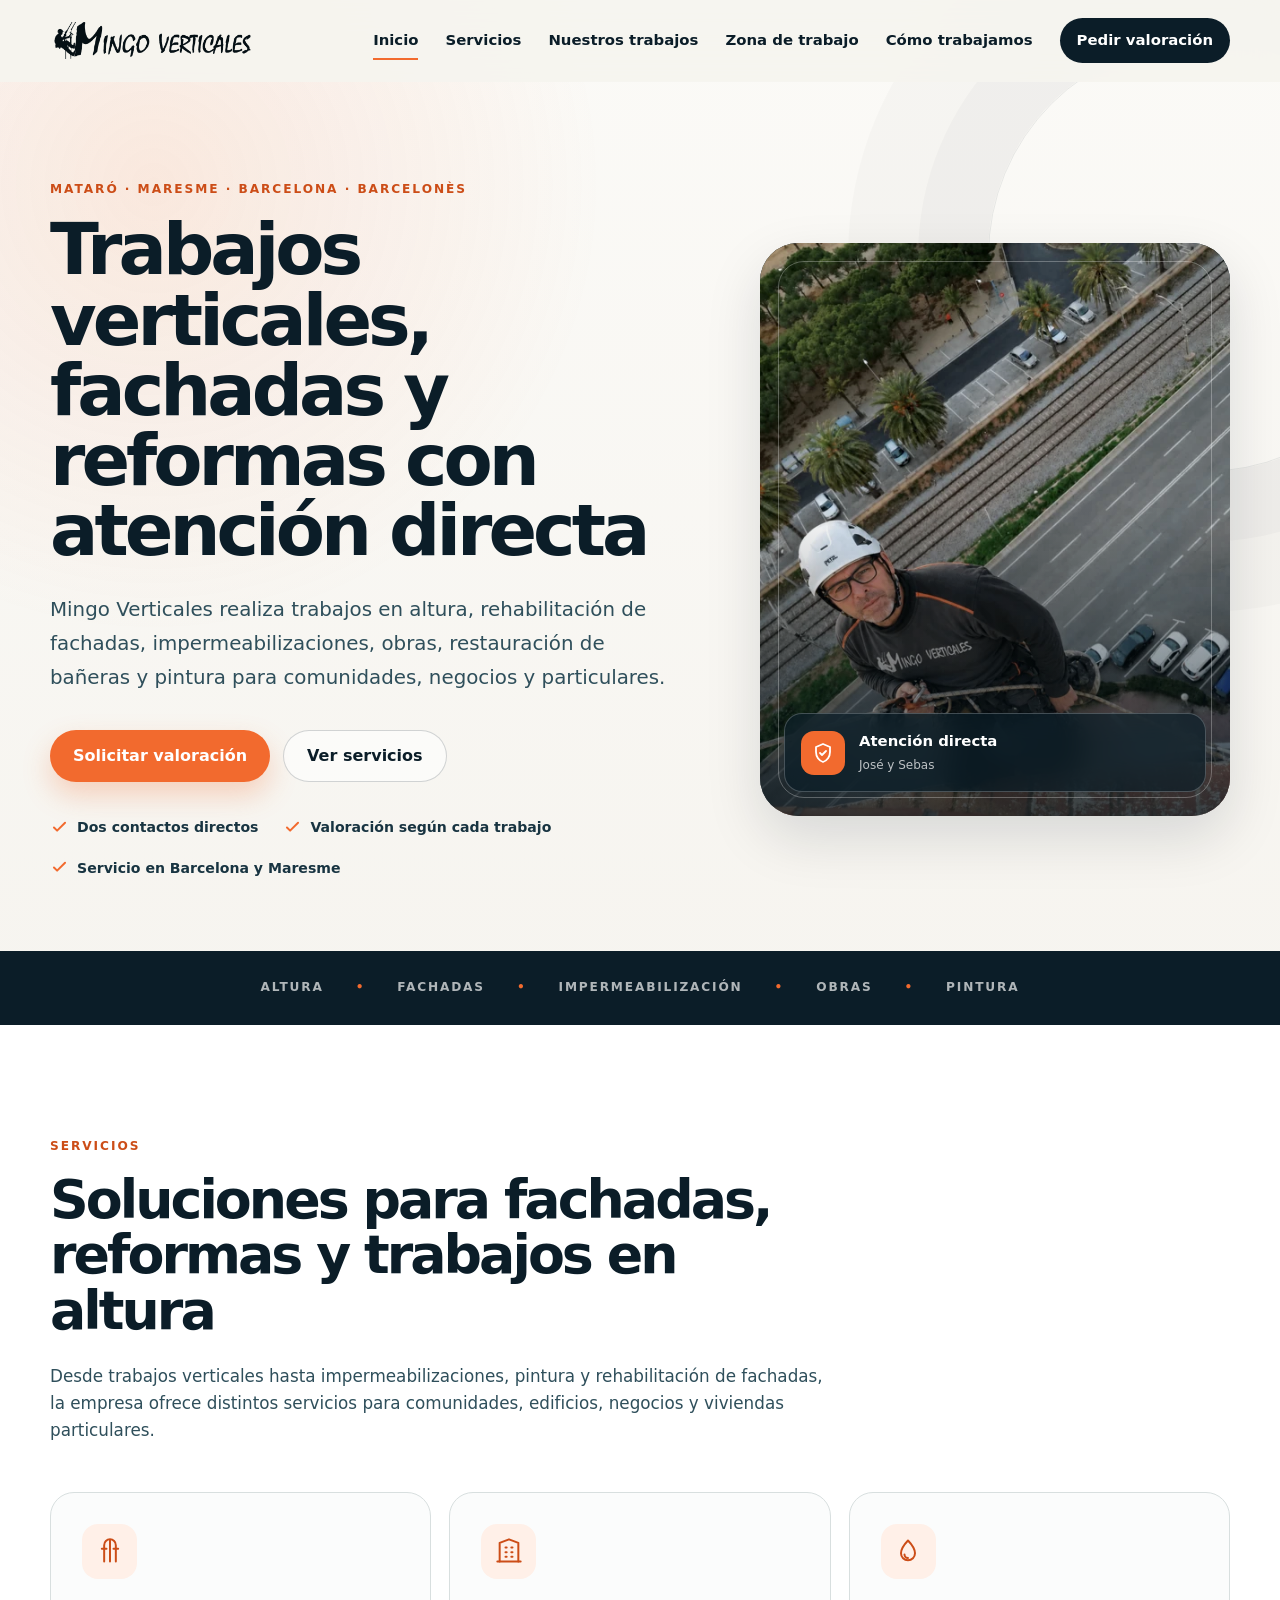
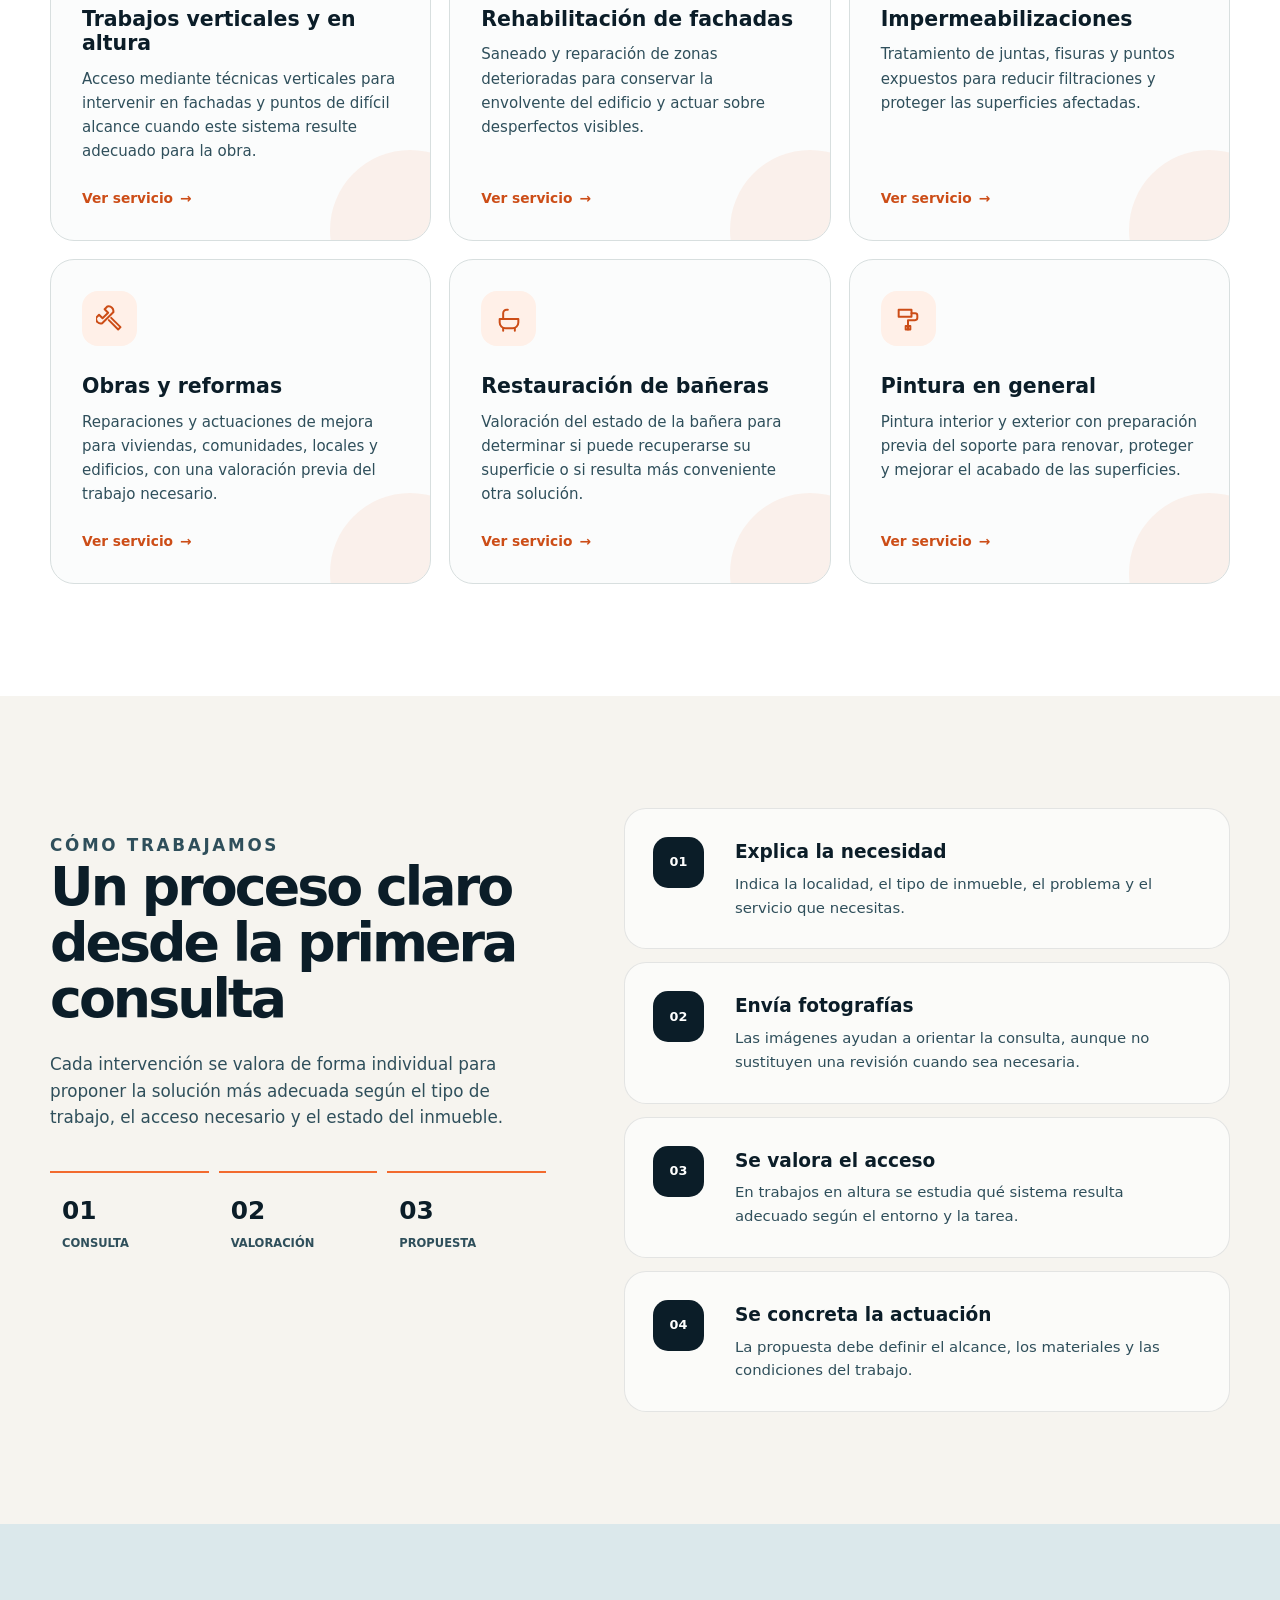
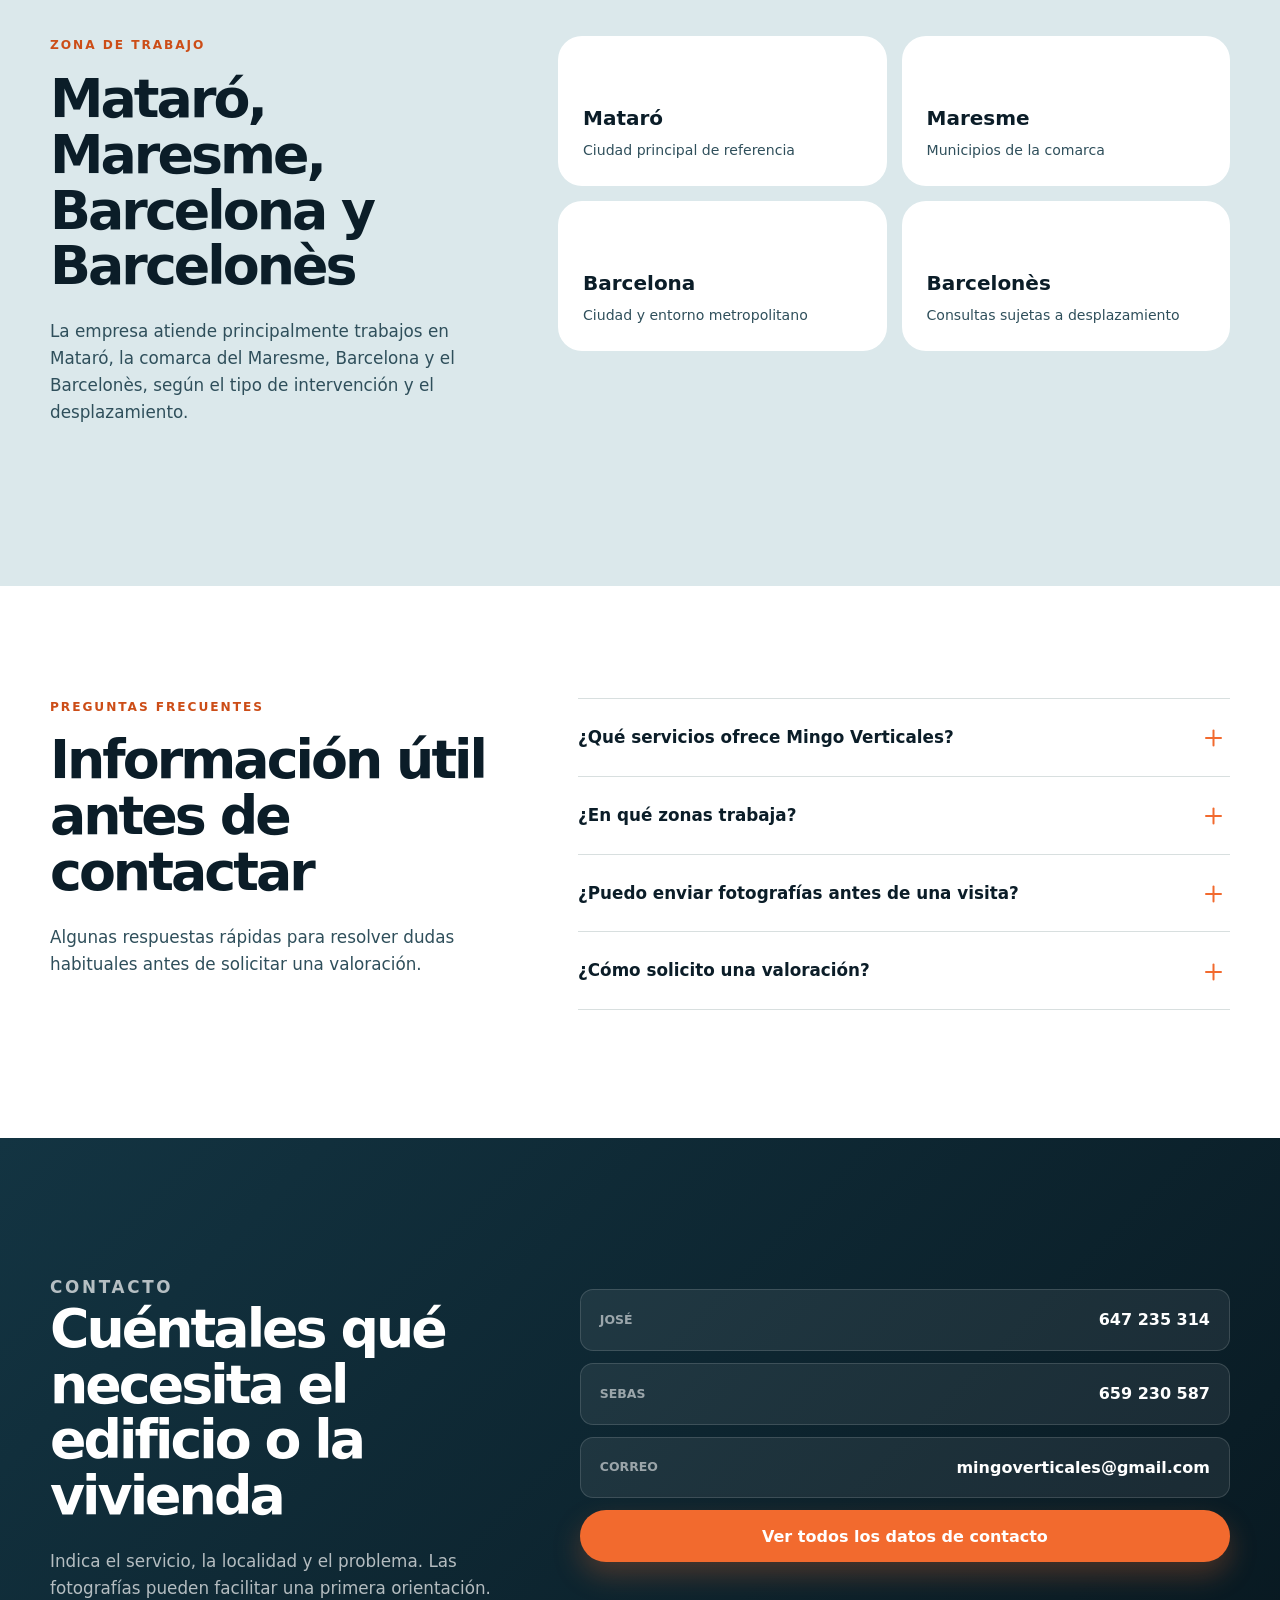
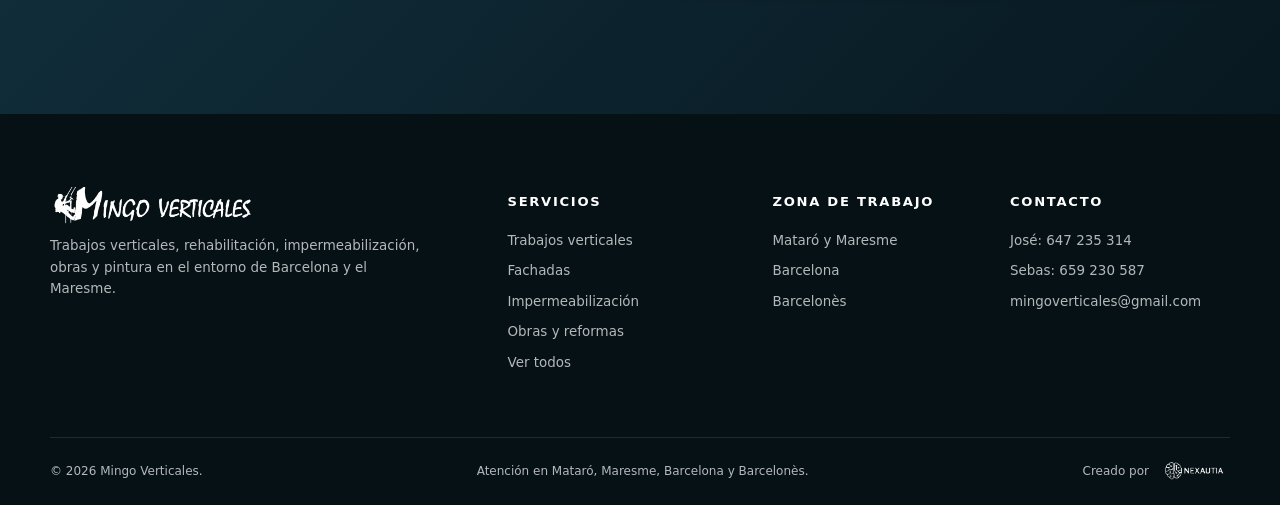
<file: index.html>
<!DOCTYPE html>
<html lang="es">
<head>
  <meta charset="UTF-8">
  <meta name="viewport" content="width=device-width, initial-scale=1.0">
  <meta name="theme-color" content="#0b1d28">
  <meta name="description" content="Trabajos verticales, rehabilitación de fachadas, impermeabilizaciones, obras, restauración de bañeras y pintura en Mataró, Maresme y Barcelona.">
  <meta name="robots" content="index, follow, max-image-preview:large">
  <title>Mingo Verticales | Trabajos verticales en Mataró y Barcelona</title>
  <meta property="og:type" content="website">
  <meta property="og:locale" content="es_ES">
  <meta property="og:site_name" content="Mingo Verticales">
  <meta property="og:title" content="Mingo Verticales | Trabajos verticales en Mataró y Barcelona">
  <meta property="og:description" content="Trabajos verticales, rehabilitación de fachadas, impermeabilizaciones, obras, restauración de bañeras y pintura en Mataró, Maresme y Barcelona.">
  <meta property="og:image" content="assets/operario-mingo-verticales.jpg">
  <meta name="twitter:card" content="summary_large_image">
  <link rel="icon" type="image/png" href="assets/mingo-icon-operario.png">
  <link rel="stylesheet" href="styles.css">
  <script src="script.js" defer></script>
  <script type="application/ld+json">
{
  "@context": "https://schema.org",
  "@graph": [
    {
      "@type": [
        "HomeAndConstructionBusiness",
        "LocalBusiness"
      ],
      "@id": "#business",
      "name": "Mingo Verticales",
      "description": "Empresa de trabajos verticales, rehabilitación de fachadas, impermeabilizaciones, obras, restauración de bañeras y pintura.",
      "email": "mailto:mingoverticales@gmail.com",
      "telephone": [
        "+34647235314",
        "+34659230587"
      ],
      "areaServed": [
        {
          "@type": "City",
          "name": "Mataró"
        },
        {
          "@type": "AdministrativeArea",
          "name": "Maresme"
        },
        {
          "@type": "City",
          "name": "Barcelona"
        },
        {
          "@type": "AdministrativeArea",
          "name": "Barcelonès"
        }
      ],
      "contactPoint": [
        {
          "@type": "ContactPoint",
          "name": "José",
          "telephone": "+34647235314",
          "contactType": "presupuestos"
        },
        {
          "@type": "ContactPoint",
          "name": "Sebas",
          "telephone": "+34659230587",
          "contactType": "presupuestos"
        }
      ],
      "serviceType": [
        "Trabajos verticales y en altura",
        "Rehabilitación de fachadas",
        "Impermeabilizaciones",
        "Obras y reformas",
        "Restauración de bañeras",
        "Pintura en general"
      ]
    },
    {
      "@type": "WebSite",
      "@id": "#website",
      "name": "Mingo Verticales",
      "inLanguage": "es"
    }
  ]
}
  </script>
</head><body>
  <a class="skip-link" href="#contenido">Saltar al contenido</a>
  <header class="site-header">
    <div class="container header-inner">
      <a class="brand" href="index.html" aria-label="Mingo Verticales, inicio">
        <img class="brand-logo" src="assets/mingo-logo-operario.png" alt="Mingo Verticales" width="300" height="100">
      </a>
      <button class="menu-toggle" type="button" aria-expanded="false" aria-controls="main-nav" aria-label="Abrir menú">
        <span></span><span></span><span></span>
      </button>
      <nav class="main-nav" id="main-nav" aria-label="Navegación principal">
        <a class="active" aria-current="page" href="index.html">Inicio</a> <a href="servicios/">Servicios</a> <a href="trabajos/">Nuestros trabajos</a> <a href="index.html#zona">Zona de trabajo</a> <a href="index.html#como-trabajamos">Cómo trabajamos</a> <a class="nav-cta" href="contacto/">Pedir valoración</a>
      </nav>
    </div>
  </header>
  <main id="contenido">
    <section class="hero" aria-labelledby="hero-title">
      <div class="hero-grid container">
        <div class="hero-copy reveal">
          <p class="eyebrow">Mataró · Maresme · Barcelona · Barcelonès</p>
          <h1 id="hero-title">Trabajos verticales, fachadas y reformas con atención directa</h1>
          <p class="hero-lead">Mingo Verticales realiza trabajos en altura, rehabilitación de fachadas, impermeabilizaciones, obras, restauración de bañeras y pintura para comunidades, negocios y particulares.</p>
          <div class="hero-actions">
            <a class="button button-primary" href="contacto/">Solicitar valoración</a>
            <a class="button button-secondary" href="servicios/">Ver servicios</a>
          </div>
          <ul class="hero-points" aria-label="Información principal">
            <li><svg viewBox="0 0 24 24" aria-hidden="true"><path d="m5 12 4 4L19 6"/></svg>Dos contactos directos</li>
            <li><svg viewBox="0 0 24 24" aria-hidden="true"><path d="m5 12 4 4L19 6"/></svg>Valoración según cada trabajo</li>
            <li><svg viewBox="0 0 24 24" aria-hidden="true"><path d="m5 12 4 4L19 6"/></svg>Servicio en Barcelona y Maresme</li>
          </ul>
        </div>
        <div class="hero-media reveal" aria-label="Operario de Mingo Verticales trabajando en altura">
          <picture>
            <source type="image/webp" srcset="assets/operario-mingo-verticales-640.webp 640w, assets/operario-mingo-verticales-1000.webp 1000w" sizes="(max-width: 780px) 92vw, 42vw">
            <img src="assets/operario-mingo-verticales.jpg" alt="Operario de Mingo Verticales equipado para realizar trabajos en altura" width="1254" height="1254" fetchpriority="high">
          </picture>
          <div class="hero-media-shade" aria-hidden="true"></div>
          <div class="hero-badge"><span class="hero-badge-icon" aria-hidden="true"><svg viewBox="0 0 24 24"><path d="M12 3 5 6v5c0 4.6 2.9 8.8 7 10 4.1-1.2 7-5.4 7-10V6l-7-3Z"/><path d="m9 12 2 2 4-4"/></svg></span><span><strong>Atención directa</strong><small>José y Sebas</small></span></div>
        </div>
      </div>
      <div class="hero-strip" aria-hidden="true"><span>Altura</span><span>Fachadas</span><span>Impermeabilización</span><span>Obras</span><span>Pintura</span></div>
    </section>

    <section class="section services" id="servicios" aria-labelledby="services-title">
      <div class="container">
        <div class="section-heading reveal">
          <p class="eyebrow">Servicios</p>
          <h2 id="services-title">Soluciones para fachadas, reformas y trabajos en altura</h2>
          <p>Desde trabajos verticales hasta impermeabilizaciones, pintura y rehabilitación de fachadas, la empresa ofrece distintos servicios para comunidades, edificios, negocios y viviendas particulares.</p>
        </div>
        <div class="services-grid"><a class="service-card reveal" href="servicios/trabajos-verticales/" aria-label="Más información sobre trabajos verticales y en altura">
      <span class="service-icon"><svg viewBox="0 0 24 24" aria-hidden="true"><path d="M7 21V7a5 5 0 0 1 10 0v14"/><path d="M5 10h4M15 10h4M12 3v18"/></svg></span>
      <h3>Trabajos verticales y en altura</h3>
      <p>Acceso mediante técnicas verticales para intervenir en fachadas y puntos de difícil alcance cuando este sistema resulte adecuado para la obra.</p>
      <span class="card-link">Ver servicio <span aria-hidden="true">→</span></span>
    </a>
<a class="service-card reveal" href="servicios/rehabilitacion-fachadas/" aria-label="Más información sobre rehabilitación de fachadas">
      <span class="service-icon"><svg viewBox="0 0 24 24" aria-hidden="true"><path d="M4 21V5l8-3 8 3v16"/><path d="M9 9h1M14 9h1M9 13h1M14 13h1M9 17h1M14 17h1M2 21h20"/></svg></span>
      <h3>Rehabilitación de fachadas</h3>
      <p>Saneado y reparación de zonas deterioradas para conservar la envolvente del edificio y actuar sobre desperfectos visibles.</p>
      <span class="card-link">Ver servicio <span aria-hidden="true">→</span></span>
    </a>
<a class="service-card reveal" href="servicios/impermeabilizaciones/" aria-label="Más información sobre impermeabilizaciones">
      <span class="service-icon"><svg viewBox="0 0 24 24" aria-hidden="true"><path d="M12 3s6 6.2 6 11a6 6 0 0 1-12 0c0-4.8 6-11 6-11Z"/><path d="M9 15a3 3 0 0 0 3 3"/></svg></span>
      <h3>Impermeabilizaciones</h3>
      <p>Tratamiento de juntas, fisuras y puntos expuestos para reducir filtraciones y proteger las superficies afectadas.</p>
      <span class="card-link">Ver servicio <span aria-hidden="true">→</span></span>
    </a>
<a class="service-card reveal" href="servicios/obras-reformas/" aria-label="Más información sobre obras y reformas">
      <span class="service-icon"><svg viewBox="0 0 24 24" aria-hidden="true"><path d="M14.7 6.3a4 4 0 0 0-5-5L7.4 3.6l3 3-4.8 4.8-3-3-2.3 2.3a4 4 0 0 0 5 5L15 6"/><path d="m13 11 8 8-2 2-8-8"/></svg></span>
      <h3>Obras y reformas</h3>
      <p>Reparaciones y actuaciones de mejora para viviendas, comunidades, locales y edificios, con una valoración previa del trabajo necesario.</p>
      <span class="card-link">Ver servicio <span aria-hidden="true">→</span></span>
    </a>
<a class="service-card reveal" href="servicios/restauracion-baneras/" aria-label="Más información sobre restauración de bañeras">
      <span class="service-icon"><svg viewBox="0 0 24 24" aria-hidden="true"><path d="M4 12h16v3a5 5 0 0 1-5 5H9a5 5 0 0 1-5-5v-3Z"/><path d="M7 12V7a3 3 0 0 1 3-3h1"/><path d="M7 20v2M17 20v2"/></svg></span>
      <h3>Restauración de bañeras</h3>
      <p>Valoración del estado de la bañera para determinar si puede recuperarse su superficie o si resulta más conveniente otra solución.</p>
      <span class="card-link">Ver servicio <span aria-hidden="true">→</span></span>
    </a>
<a class="service-card reveal" href="servicios/pintura-general/" aria-label="Más información sobre pintura en general">
      <span class="service-icon"><svg viewBox="0 0 24 24" aria-hidden="true"><path d="M4 4h11v6H4z"/><path d="M15 7h3a2 2 0 0 1 2 2v2a2 2 0 0 1-2 2h-6v8"/><path d="M10 18h4v3h-4z"/></svg></span>
      <h3>Pintura en general</h3>
      <p>Pintura interior y exterior con preparación previa del soporte para renovar, proteger y mejorar el acabado de las superficies.</p>
      <span class="card-link">Ver servicio <span aria-hidden="true">→</span></span>
    </a></div>
      </div>
    </section>

    <section class="section advantages" id="como-trabajamos" aria-labelledby="process-title">
      <div class="container split-layout">
        <div class="advantages-panel reveal">
          <p class="eyebrow">Cómo trabajamos</p>
          <h2 id="process-title">Un proceso claro desde la primera consulta</h2>
          <p>Cada intervención se valora de forma individual para proponer la solución más adecuada según el tipo de trabajo, el acceso necesario y el estado del inmueble.</p>
          <div class="metric-row"><div><strong>01</strong><span>Consulta</span></div><div><strong>02</strong><span>Valoración</span></div><div><strong>03</strong><span>Propuesta</span></div></div>
        </div>
        <ol class="process-list">
          <li class="reveal"><span>01</span><div><h3>Explica la necesidad</h3><p>Indica la localidad, el tipo de inmueble, el problema y el servicio que necesitas.</p></div></li>
          <li class="reveal"><span>02</span><div><h3>Envía fotografías</h3><p>Las imágenes ayudan a orientar la consulta, aunque no sustituyen una revisión cuando sea necesaria.</p></div></li>
          <li class="reveal"><span>03</span><div><h3>Se valora el acceso</h3><p>En trabajos en altura se estudia qué sistema resulta adecuado según el entorno y la tarea.</p></div></li>
          <li class="reveal"><span>04</span><div><h3>Se concreta la actuación</h3><p>La propuesta debe definir el alcance, los materiales y las condiciones del trabajo.</p></div></li>
        </ol>
      </div>
    </section>

    <section class="section area-section" id="zona" aria-labelledby="area-title">
      <div class="container area-grid">
        <div class="section-heading compact reveal">
          <p class="eyebrow">Zona de trabajo</p>
          <h2 id="area-title">Mataró, Maresme, Barcelona y Barcelonès</h2>
          <p>La empresa atiende principalmente trabajos en Mataró, la comarca del Maresme, Barcelona y el Barcelonès, según el tipo de intervención y el desplazamiento.</p>
        </div>
        <div class="area-cards">
          <article class="reveal"><strong>Mataró</strong><span>Ciudad principal de referencia</span></article>
          <article class="reveal"><strong>Maresme</strong><span>Municipios de la comarca</span></article>
          <article class="reveal"><strong>Barcelona</strong><span>Ciudad y entorno metropolitano</span></article>
          <article class="reveal"><strong>Barcelonès</strong><span>Consultas sujetas a desplazamiento</span></article>
        </div>
      </div>
    </section>

    <section class="section faq" aria-labelledby="faq-title">
      <div class="container faq-layout">
        <div class="section-heading compact reveal"><p class="eyebrow">Preguntas frecuentes</p><h2 id="faq-title">Información útil antes de contactar</h2><p>Algunas respuestas rápidas para resolver dudas habituales antes de solicitar una valoración.</p></div>
        <div class="faq-list">
          <details class="reveal"><summary>¿Qué servicios ofrece Mingo Verticales?</summary><p>Trabajos en altura, rehabilitación de fachadas, impermeabilizaciones, obras en general, restauración de bañeras y pintura en general.</p></details>
          <details class="reveal"><summary>¿En qué zonas trabaja?</summary><p>Mingo Verticales trabaja principalmente en Mataró, el Maresme, Barcelona y el Barcelonès. Para otros desplazamientos, lo mejor es consultar directamente con la empresa.</p></details>
          <details class="reveal"><summary>¿Puedo enviar fotografías antes de una visita?</summary><p>Sí. Puedes enviarlas a <a href="mailto:mingoverticales@gmail.com">mingoverticales@gmail.com</a> junto con la localidad y una explicación breve del problema.</p></details>
          <details class="reveal"><summary>¿Cómo solicito una valoración?</summary><p>Llama a José al <a href="tel:+34647235314">647 235 314</a>, a Sebas al <a href="tel:+34659230587">659 230 587</a> o utiliza el correo de la empresa.</p></details>
        </div>
      </div>
    </section>

    <section class="section contact contact-simple" aria-labelledby="contact-title">
      <div class="container contact-grid">
        <div class="contact-copy reveal"><p class="eyebrow eyebrow-light">Contacto</p><h2 id="contact-title">Cuéntales qué necesita el edificio o la vivienda</h2><p>Indica el servicio, la localidad y el problema. Las fotografías pueden facilitar una primera orientación.</p></div>
        <div class="contact-options reveal">
          <a href="tel:+34647235314"><span>José</span><strong>647 235 314</strong></a>
          <a href="tel:+34659230587"><span>Sebas</span><strong>659 230 587</strong></a>
          <a href="mailto:mingoverticales@gmail.com"><span>Correo</span><strong>mingoverticales@gmail.com</strong></a>
          <a class="button button-primary" href="contacto/">Ver todos los datos de contacto</a>
        </div>
      </div>
    </section>
  </main>
  <footer class="site-footer">
    <div class="container footer-grid">
      <div>
        <a class="brand brand-footer" href="index.html" aria-label="Mingo Verticales, inicio">
          <img class="brand-logo" src="assets/mingo-logo-operario-blanco.png" alt="Mingo Verticales" width="300" height="100">
        </a>
        <p>Trabajos verticales, rehabilitación, impermeabilización, obras y pintura en el entorno de Barcelona y el Maresme.</p>
      </div>
      <div>
        <h2>Servicios</h2>
        <a href="servicios/trabajos-verticales/">Trabajos verticales</a><a href="servicios/rehabilitacion-fachadas/">Fachadas</a><a href="servicios/impermeabilizaciones/">Impermeabilización</a><a href="servicios/obras-reformas/">Obras y reformas</a>
        <a href="servicios/">Ver todos</a>
      </div>
      <div>
        <h2>Zona de trabajo</h2>
        <p>Mataró y Maresme</p>
        <p>Barcelona</p>
        <p>Barcelonès</p>
      </div>
      <div>
        <h2>Contacto</h2>
        <a href="tel:+34647235314">José: 647 235 314</a>
        <a href="tel:+34659230587">Sebas: 659 230 587</a>
        <a href="mailto:mingoverticales@gmail.com">mingoverticales@gmail.com</a>
      </div>
    </div>
    <div class="container footer-bottom">
      <p>© <span id="current-year"></span> Mingo Verticales.</p>
      <p>Atención en Mataró, Maresme, Barcelona y Barcelonès.</p>
      <p class="footer-credit">Creado por <a href="https://www.nexautia.com" target="_blank" rel="noopener noreferrer" aria-label="Nexautia, abrir en una nueva pestaña"><img src="assets/nexautia-logo.svg" alt="Nexautia" width="74" height="22"></a></p>
    </div>
  </footer>
</body>
</html>
</file>
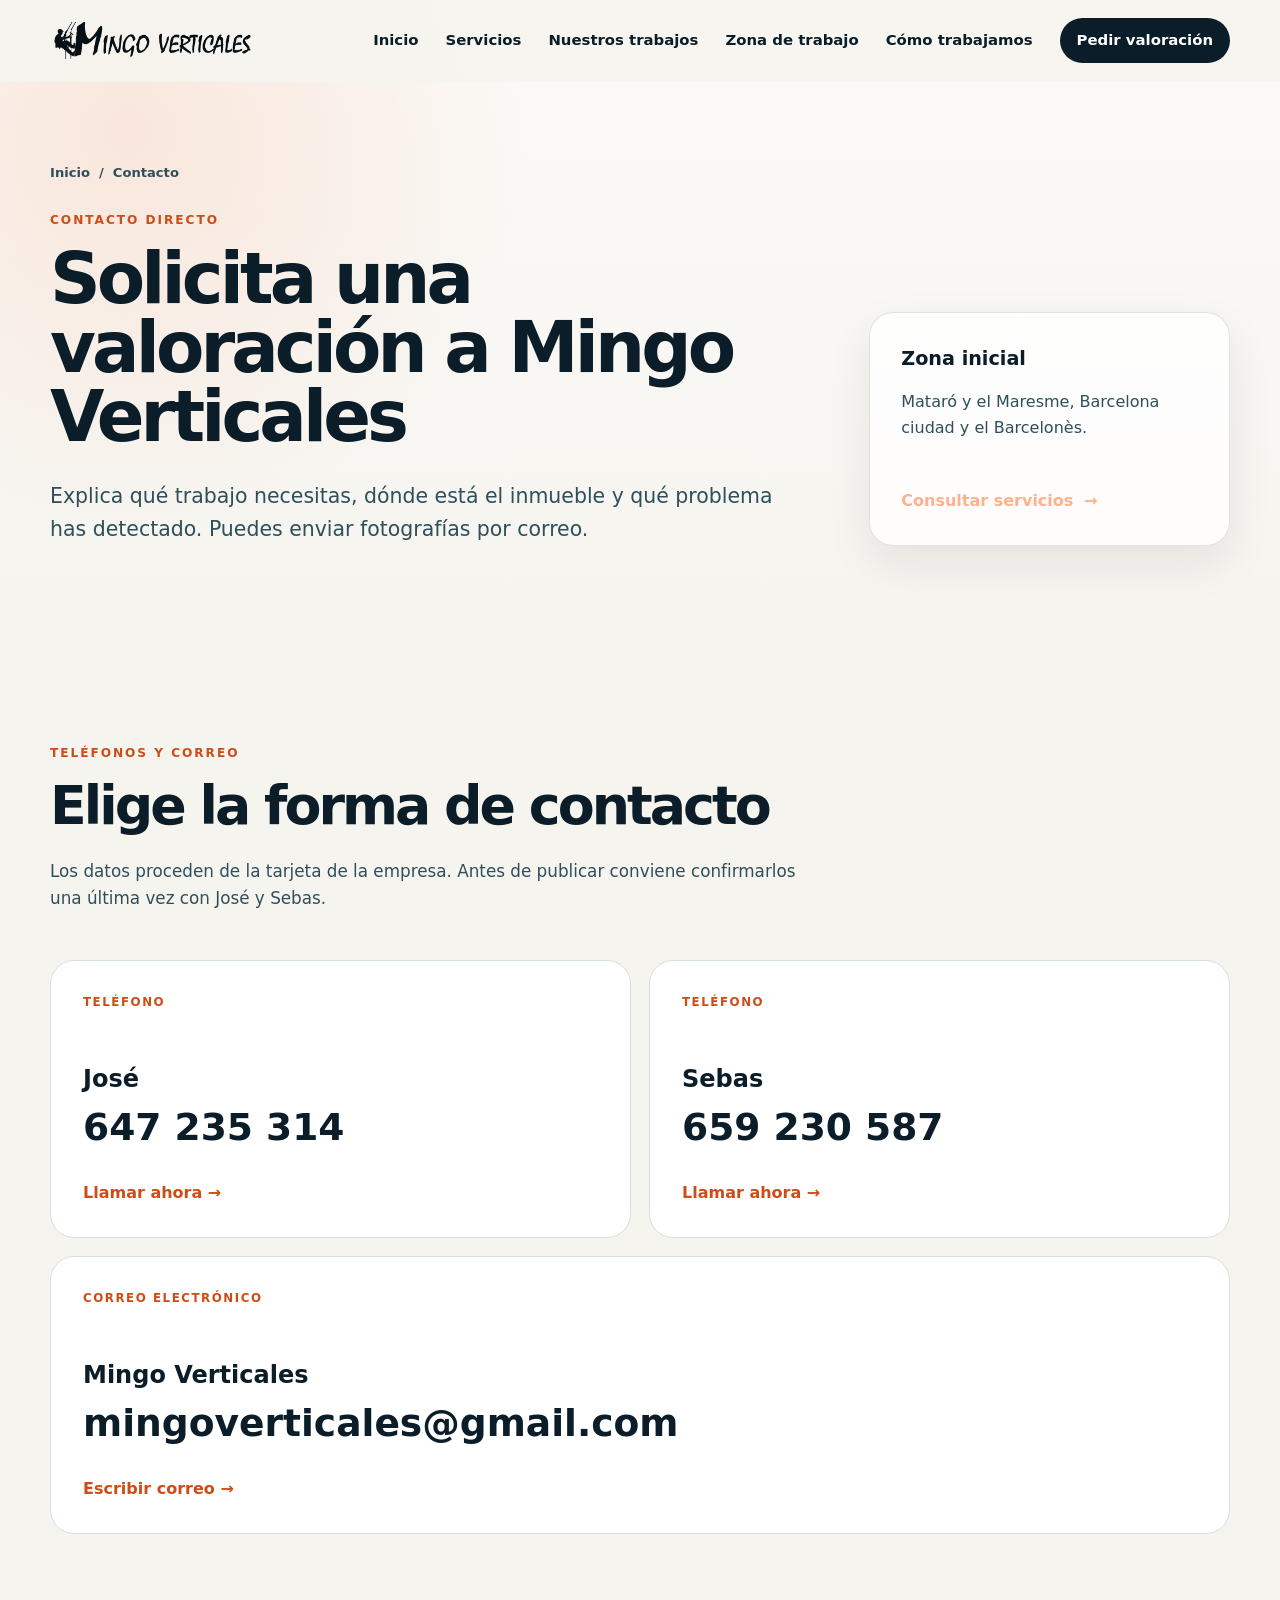
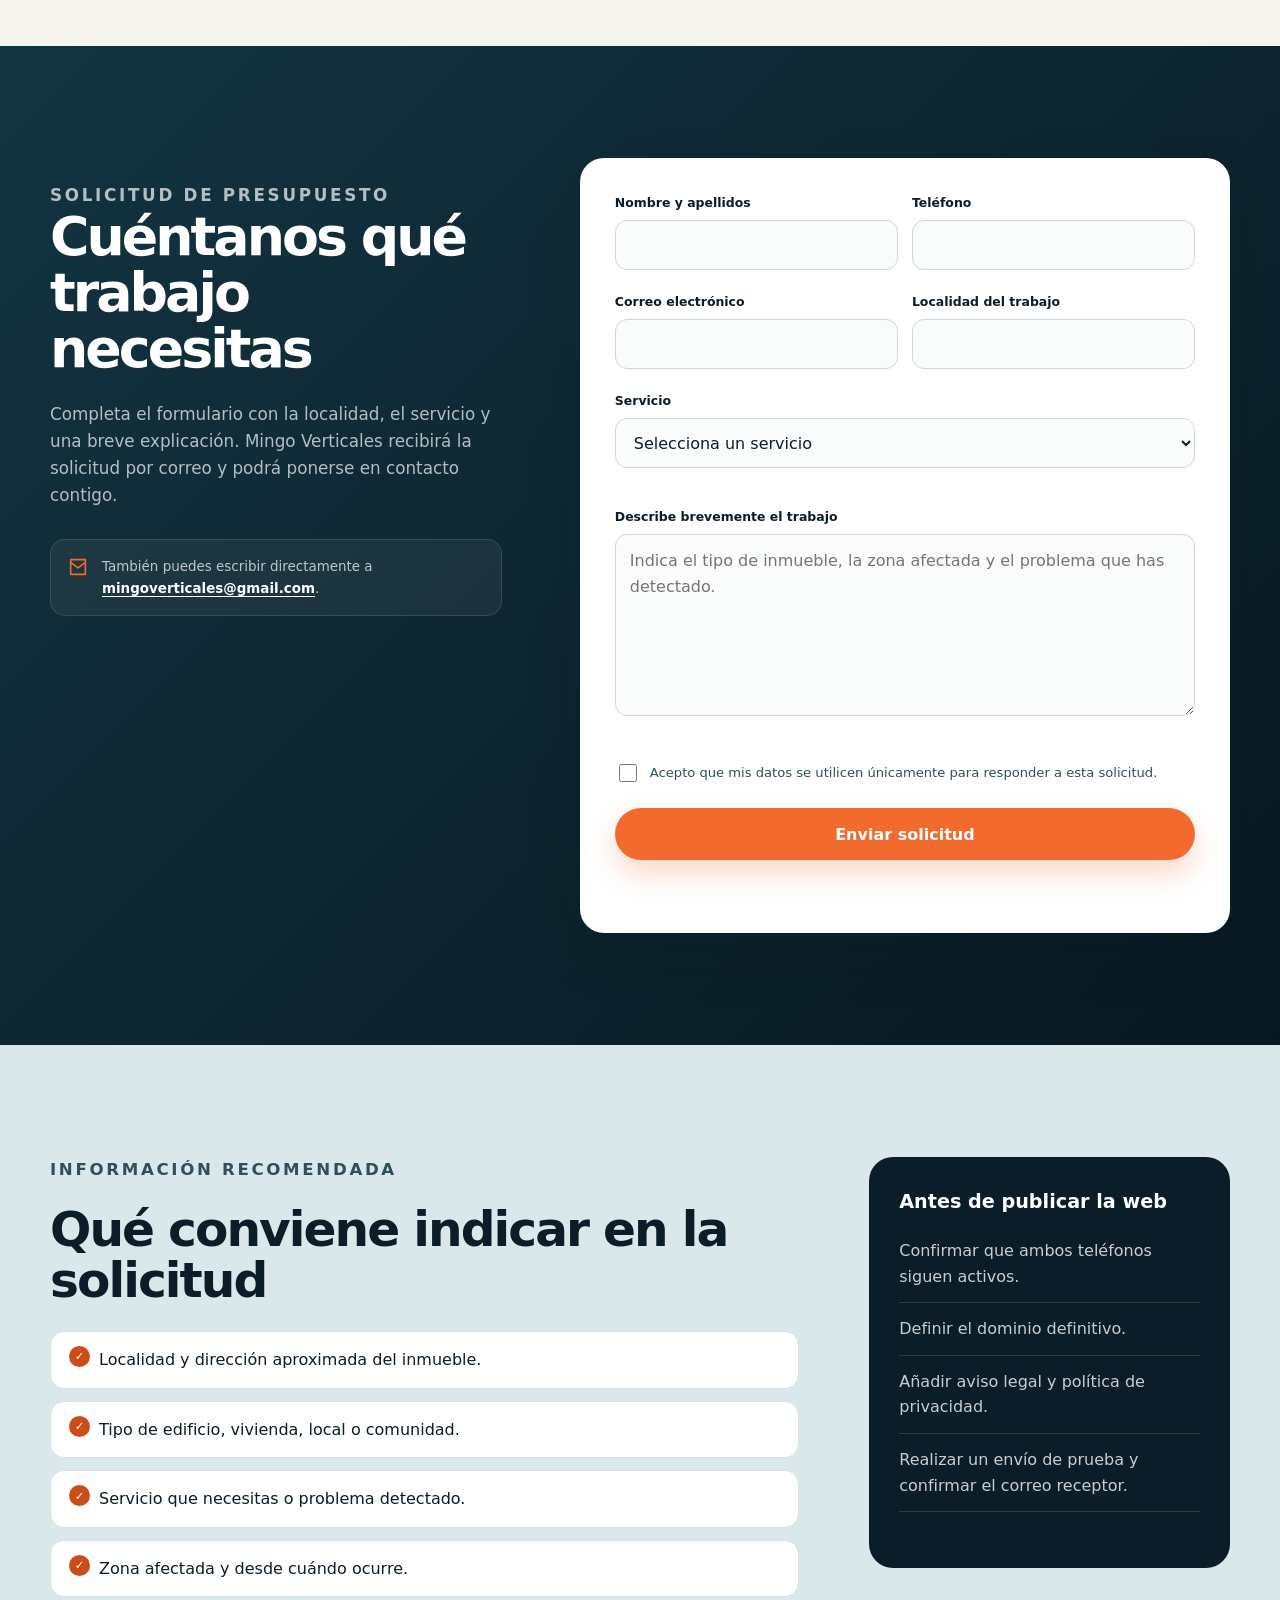
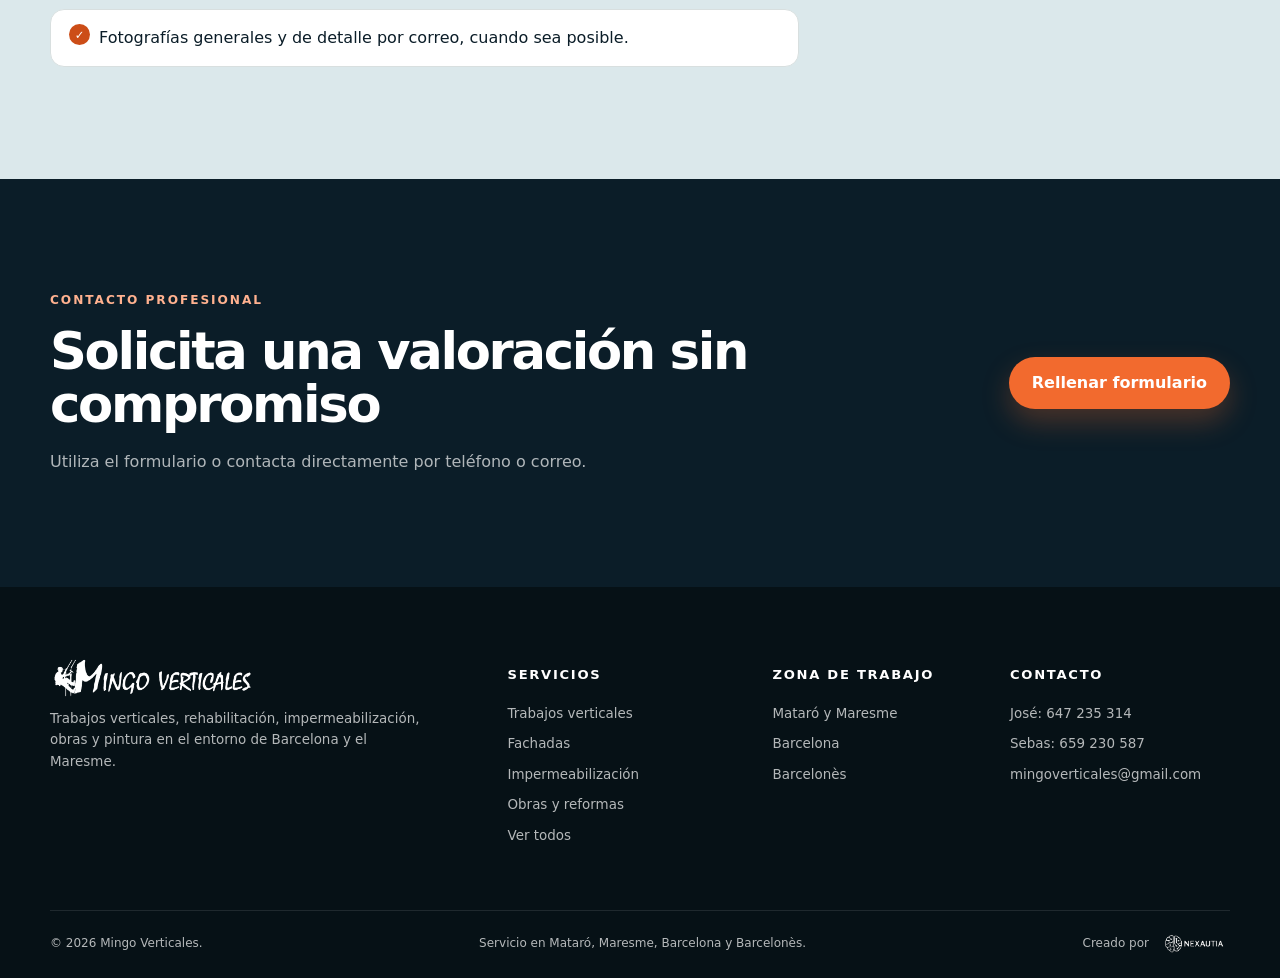
<file: contacto/index.html>
<!DOCTYPE html>
<html lang="es">
<head>
  <meta charset="UTF-8">
  <meta name="viewport" content="width=device-width, initial-scale=1.0">
  <meta name="theme-color" content="#0b1d28">
  <meta name="description" content="Contacta con Mingo Verticales. José: 647 235 314. Sebas: 659 230 587. Servicio en Mataró, Maresme, Barcelona y Barcelonès.">
  <meta name="robots" content="index, follow, max-image-preview:large">
  <title>Contacto | Mingo Verticales</title>
  <meta property="og:type" content="website">
  <meta property="og:locale" content="es_ES">
  <meta property="og:site_name" content="Mingo Verticales">
  <meta property="og:title" content="Contacto | Mingo Verticales">
  <meta property="og:description" content="Contacta con Mingo Verticales. José: 647 235 314. Sebas: 659 230 587. Servicio en Mataró, Maresme, Barcelona y Barcelonès.">
  <meta property="og:image" content="../assets/operario-mingo-verticales.jpg">
  <meta name="twitter:card" content="summary_large_image">
  <link rel="icon" type="image/svg+xml" href="../assets/mingo-icon-operario.png">
  <link rel="stylesheet" href="../styles.css">
  <script src="../script.js" defer></script>
  <script type="application/ld+json">
{
  "@context": "https://schema.org",
  "@type": [
    "HomeAndConstructionBusiness",
    "LocalBusiness"
  ],
  "name": "Mingo Verticales",
  "email": "mailto:mingoverticales@gmail.com",
  "telephone": [
    "+34647235314",
    "+34659230587"
  ],
  "areaServed": [
    "Mataró",
    "Maresme",
    "Barcelona",
    "Barcelonès"
  ],
  "contactPoint": [
    {
      "@type": "ContactPoint",
      "name": "José",
      "telephone": "+34647235314",
      "contactType": "presupuestos"
    },
    {
      "@type": "ContactPoint",
      "name": "Sebas",
      "telephone": "+34659230587",
      "contactType": "presupuestos"
    }
  ]
}
  </script>
</head><body>
  <a class="skip-link" href="#contenido">Saltar al contenido</a>
  <header class="site-header">
    <div class="container header-inner">
      <a class="brand" href="../index.html" aria-label="Mingo Verticales, inicio">
        <img class="brand-logo" src="../assets/mingo-logo-operario.png" alt="Mingo Verticales" width="300" height="100">
      </a>
      <button class="menu-toggle" type="button" aria-expanded="false" aria-controls="main-nav" aria-label="Abrir menú">
        <span></span><span></span><span></span>
      </button>
      <nav class="main-nav" id="main-nav" aria-label="Navegación principal">
        <a href="../index.html">Inicio</a> <a href="../servicios/">Servicios</a> <a href="../trabajos/">Nuestros trabajos</a> <a href="../index.html#zona">Zona de trabajo</a> <a href="../index.html#como-trabajamos">Cómo trabajamos</a> <a class="nav-cta" href="../contacto/">Pedir valoración</a>
      </nav>
    </div>
  </header>
  <main id="contenido">
    <section class="page-hero contact-page-hero">
      <div class="container page-hero-grid">
        <div class="reveal"><nav class="breadcrumbs" aria-label="Migas de pan"><a href="../index.html">Inicio</a><span aria-hidden="true">/</span><span aria-current="page">Contacto</span></nav><p class="eyebrow">Contacto directo</p><h1>Solicita una valoración a Mingo Verticales</h1><p class="page-lead">Explica qué trabajo necesitas, dónde está el inmueble y qué problema has detectado. Puedes enviar fotografías por correo.</p></div>
        <aside class="fact-card reveal"><h2>Zona inicial</h2><p>Mataró y el Maresme, Barcelona ciudad y el Barcelonès.</p><a class="text-link" href="../servicios/">Consultar servicios <span aria-hidden="true">→</span></a></aside>
      </div>
    </section>
    <section class="section contact-directory" aria-labelledby="contact-options-title">
      <div class="container"><div class="section-heading reveal"><p class="eyebrow">Teléfonos y correo</p><h2 id="contact-options-title">Elige la forma de contacto</h2><p>Los datos proceden de la tarjeta de la empresa. Antes de publicar conviene confirmarlos una última vez con José y Sebas.</p></div>
      <div class="contact-directory-grid">
        <a class="contact-person reveal" href="tel:+34647235314"><span class="contact-label">Teléfono</span><h3>José</h3><strong>647 235 314</strong><span class="card-link">Llamar ahora →</span></a>
        <a class="contact-person reveal" href="tel:+34659230587"><span class="contact-label">Teléfono</span><h3>Sebas</h3><strong>659 230 587</strong><span class="card-link">Llamar ahora →</span></a>
        <a class="contact-person contact-email reveal" href="mailto:mingoverticales@gmail.com?subject=Solicitud%20de%20valoraci%C3%B3n"><span class="contact-label">Correo electrónico</span><h3>Mingo Verticales</h3><strong>mingoverticales@gmail.com</strong><span class="card-link">Escribir correo →</span></a>
      </div></div>
    </section>
    <section class="section contact" id="formulario" aria-labelledby="form-title">
      <div class="container contact-grid">
        <div class="contact-copy reveal">
          <p class="eyebrow eyebrow-light">Solicitud de presupuesto</p>
          <h2 id="form-title">Cuéntanos qué trabajo necesitas</h2>
          <p>Completa el formulario con la localidad, el servicio y una breve explicación. Mingo Verticales recibirá la solicitud por correo y podrá ponerse en contacto contigo.</p>
          <div class="contact-note">
            <svg viewBox="0 0 24 24" aria-hidden="true"><path d="M4 4h16v16H4z"></path><path d="m4 7 8 6 8-6"></path></svg>
            <span>También puedes escribir directamente a <a href="mailto:mingoverticales@gmail.com">mingoverticales@gmail.com</a>.</span>
          </div>
        </div>

        <form class="contact-form reveal" id="contact-form" data-endpoint="https://formsubmit.co/ajax/mingoverticales@gmail.com" method="POST" novalidate>
          <input class="form-honeypot" type="text" name="_honey" tabindex="-1" autocomplete="off" aria-hidden="true">

          <input type="hidden" name="_subject" value="Nueva solicitud desde la web de Mingo Verticales">
          <input type="hidden" name="_captcha" value="false">
          <input type="hidden" name="_template" value="table">

          <div class="form-row-two">
            <div>
              <label for="name">Nombre y apellidos</label>
              <input id="name" name="name" type="text" autocomplete="name" required>
              <small class="field-error" data-error-for="name"></small>
            </div>
            <div>
              <label for="phone">Teléfono</label>
              <input id="phone" name="phone" type="tel" autocomplete="tel" inputmode="tel" required>
              <small class="field-error" data-error-for="phone"></small>
            </div>
          </div>

          <div class="form-row-two">
            <div>
              <label for="email">Correo electrónico</label>
              <input id="email" name="email" type="email" autocomplete="email" required>
              <small class="field-error" data-error-for="email"></small>
            </div>
            <div>
              <label for="location">Localidad del trabajo</label>
              <input id="location" name="location" type="text" autocomplete="address-level2" required>
              <small class="field-error" data-error-for="location"></small>
            </div>
          </div>

          <div class="form-row">
            <label for="service">Servicio</label>
            <select id="service" name="service" required>
              <option value="">Selecciona un servicio</option>
              <option>Trabajos en altura</option>
              <option>Rehabilitación de fachadas</option>
              <option>Impermeabilizaciones</option>
              <option>Obras y reformas</option>
              <option>Restauración de bañeras</option>
              <option>Pintura en general</option>
              <option>Otro trabajo</option>
            </select>
            <small class="field-error" data-error-for="service"></small>
          </div>

          <div class="form-row">
            <label for="message">Describe brevemente el trabajo</label>
            <textarea id="message" name="message" rows="6" placeholder="Indica el tipo de inmueble, la zona afectada y el problema que has detectado." required></textarea>
            <small class="field-error" data-error-for="message"></small>
          </div>

          <label class="checkbox-row" for="privacy">
            <input id="privacy" name="privacy" type="checkbox" value="Aceptada" required>
            <span>Acepto que mis datos se utilicen únicamente para responder a esta solicitud.</span>
          </label>
          <small class="field-error" data-error-for="privacy"></small>

          <button class="button button-primary button-full" type="submit">Enviar solicitud</button>
          <p class="form-status" id="form-status" role="status" aria-live="polite"></p>
        </form>
      </div>
    </section>

    <section class="section contact-guide"><div class="container content-layout"><article class="article-content reveal"><p class="eyebrow">Información recomendada</p><h2>Qué conviene indicar en la solicitud</h2><ul class="check-list"><li>Localidad y dirección aproximada del inmueble.</li><li>Tipo de edificio, vivienda, local o comunidad.</li><li>Servicio que necesitas o problema detectado.</li><li>Zona afectada y desde cuándo ocurre.</li><li>Fotografías generales y de detalle por correo, cuando sea posible.</li></ul></article><aside class="problem-panel reveal"><h2>Antes de publicar la web</h2><ul><li>Confirmar que ambos teléfonos siguen activos.</li><li>Definir el dominio definitivo.</li><li>Añadir aviso legal y política de privacidad.</li><li>Realizar un envío de prueba y confirmar el correo receptor.</li></ul></aside></div></section>
    <section class="section cta-band"><div class="container cta-band-inner reveal"><div><p class="eyebrow eyebrow-light">Contacto profesional</p><h2>Solicita una valoración sin compromiso</h2><p>Utiliza el formulario o contacta directamente por teléfono o correo.</p></div><a class="button button-primary" href="#formulario">Rellenar formulario</a></div></section>
  </main>
  <footer class="site-footer">
    <div class="container footer-grid">
      <div>
        <a class="brand brand-footer" href="../index.html" aria-label="Mingo Verticales, inicio">
          <img class="brand-logo" src="../assets/mingo-logo-operario-blanco.png" alt="Mingo Verticales" width="300" height="100">
        </a>
        <p>Trabajos verticales, rehabilitación, impermeabilización, obras y pintura en el entorno de Barcelona y el Maresme.</p>
      </div>
      <div>
        <h2>Servicios</h2>
        <a href="../servicios/trabajos-verticales/">Trabajos verticales</a><a href="../servicios/rehabilitacion-fachadas/">Fachadas</a><a href="../servicios/impermeabilizaciones/">Impermeabilización</a><a href="../servicios/obras-reformas/">Obras y reformas</a>
        <a href="../servicios/">Ver todos</a>
      </div>
      <div>
        <h2>Zona de trabajo</h2>
        <p>Mataró y Maresme</p>
        <p>Barcelona</p>
        <p>Barcelonès</p>
      </div>
      <div>
        <h2>Contacto</h2>
        <a href="tel:+34647235314">José: 647 235 314</a>
        <a href="tel:+34659230587">Sebas: 659 230 587</a>
        <a href="mailto:mingoverticales@gmail.com">mingoverticales@gmail.com</a>
      </div>
    </div>
    <div class="container footer-bottom">
      <p>© <span id="current-year"></span> Mingo Verticales.</p>
      <p>Servicio en Mataró, Maresme, Barcelona y Barcelonès.</p>
      <p class="footer-credit">Creado por <a href="https://www.nexautia.com" target="_blank" rel="noopener noreferrer" aria-label="Nexautia, abrir en una nueva pestaña"><img src="../assets/nexautia-logo.svg" alt="Nexautia" width="74" height="22"></a></p>
    </div>
  </footer>
</body>
</html>
</file>
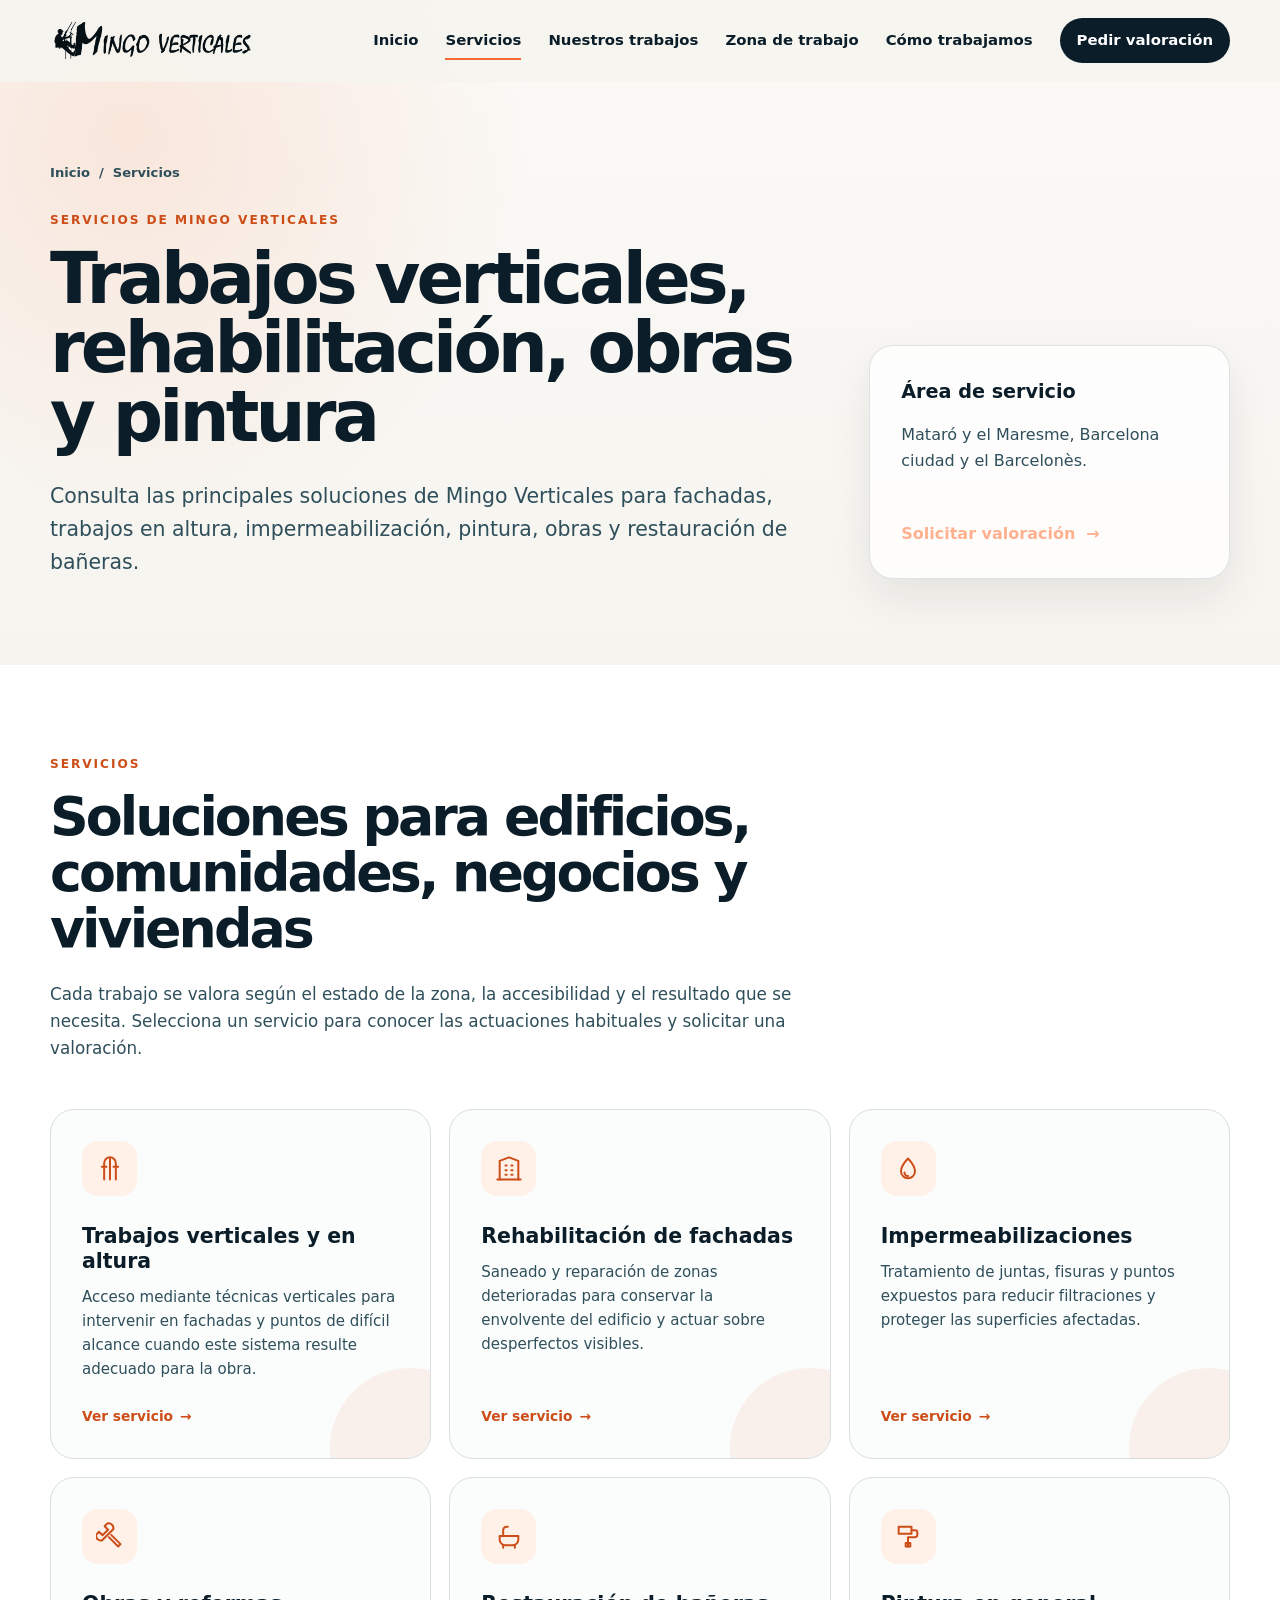
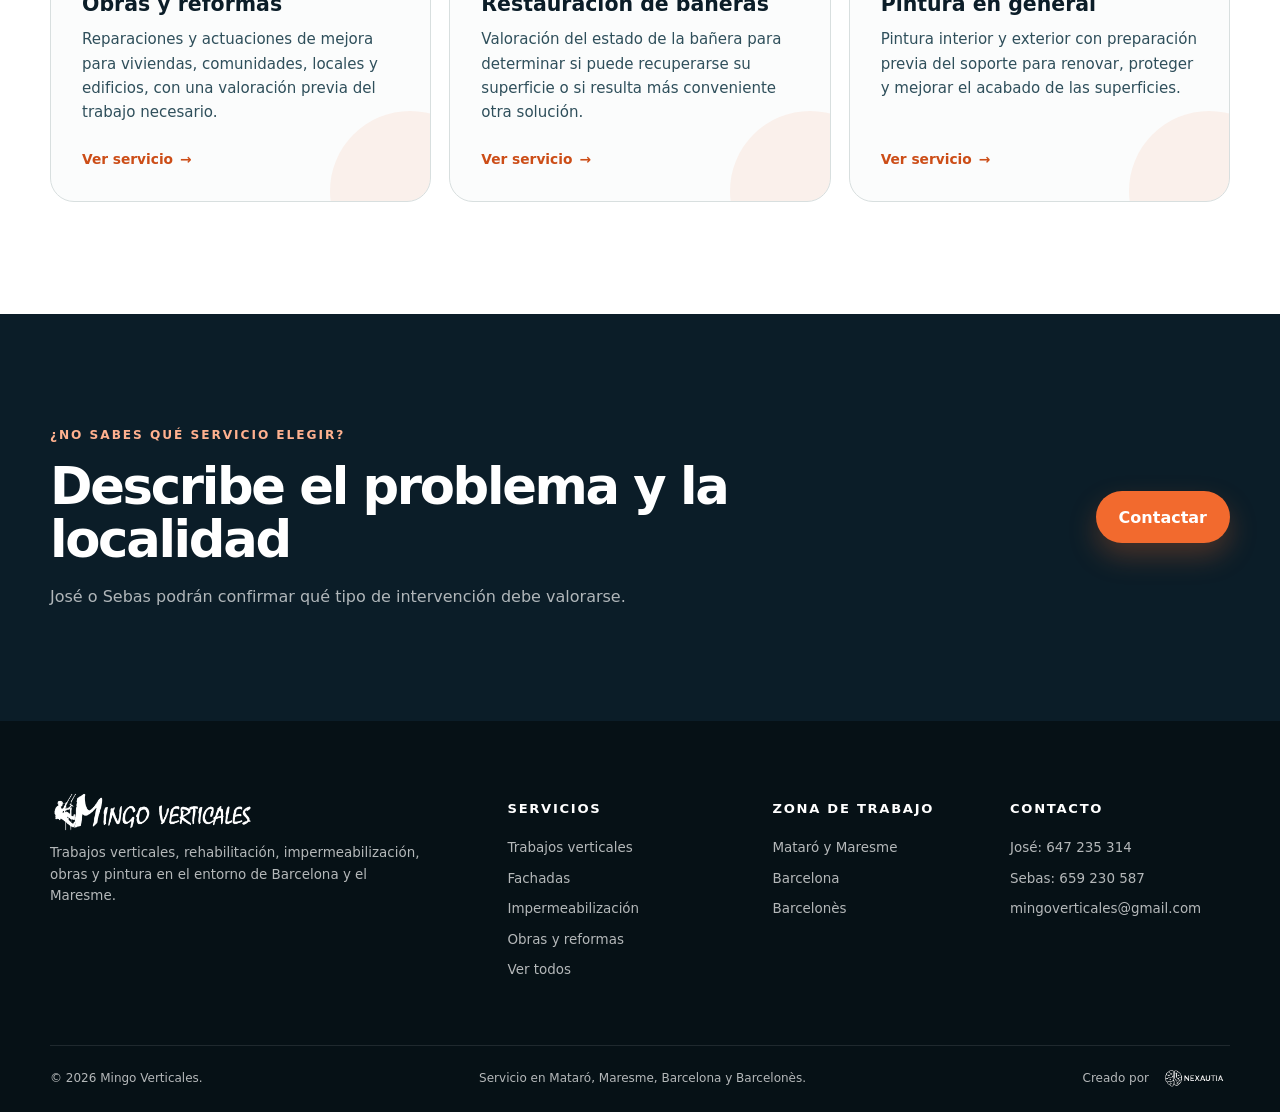
<file: servicios/index.html>
<!DOCTYPE html>
<html lang="es">
<head>
  <meta charset="UTF-8">
  <meta name="viewport" content="width=device-width, initial-scale=1.0">
  <meta name="theme-color" content="#0b1d28">
  <meta name="description" content="Servicios de Mingo Verticales: trabajos en altura, rehabilitación de fachadas, impermeabilizaciones, obras, restauración de bañeras y pintura.">
  <meta name="robots" content="index, follow, max-image-preview:large">
  <title>Servicios | Mingo Verticales</title>
  <meta property="og:type" content="website">
  <meta property="og:locale" content="es_ES">
  <meta property="og:site_name" content="Mingo Verticales">
  <meta property="og:title" content="Servicios | Mingo Verticales">
  <meta property="og:description" content="Servicios de Mingo Verticales: trabajos en altura, rehabilitación de fachadas, impermeabilizaciones, obras, restauración de bañeras y pintura.">
  <meta property="og:image" content="../assets/operario-mingo-verticales.jpg">
  <meta name="twitter:card" content="summary_large_image">
  <link rel="icon" type="image/svg+xml" href="../assets/mingo-icon-operario.png">
  <link rel="stylesheet" href="../styles.css">
  <script src="../script.js" defer></script>
  <script type="application/ld+json">
{
  "@context": "https://schema.org",
  "@graph": [
    {
      "@type": [
        "HomeAndConstructionBusiness",
        "LocalBusiness"
      ],
      "@id": "#business",
      "name": "Mingo Verticales",
      "description": "Empresa de trabajos verticales, rehabilitación de fachadas, impermeabilizaciones, obras, restauración de bañeras y pintura.",
      "email": "mailto:mingoverticales@gmail.com",
      "telephone": [
        "+34647235314",
        "+34659230587"
      ],
      "areaServed": [
        {
          "@type": "City",
          "name": "Mataró"
        },
        {
          "@type": "AdministrativeArea",
          "name": "Maresme"
        },
        {
          "@type": "City",
          "name": "Barcelona"
        },
        {
          "@type": "AdministrativeArea",
          "name": "Barcelonès"
        }
      ],
      "contactPoint": [
        {
          "@type": "ContactPoint",
          "name": "José",
          "telephone": "+34647235314",
          "contactType": "presupuestos"
        },
        {
          "@type": "ContactPoint",
          "name": "Sebas",
          "telephone": "+34659230587",
          "contactType": "presupuestos"
        }
      ],
      "serviceType": [
        "Trabajos verticales y en altura",
        "Rehabilitación de fachadas",
        "Impermeabilizaciones",
        "Obras y reformas",
        "Restauración de bañeras",
        "Pintura en general"
      ]
    },
    {
      "@type": "WebSite",
      "@id": "#website",
      "name": "Mingo Verticales",
      "inLanguage": "es"
    }
  ]
}
  </script>
</head><body>
  <a class="skip-link" href="#contenido">Saltar al contenido</a>
  <header class="site-header">
    <div class="container header-inner">
      <a class="brand" href="../index.html" aria-label="Mingo Verticales, inicio">
        <img class="brand-logo" src="../assets/mingo-logo-operario.png" alt="Mingo Verticales" width="300" height="100">
      </a>
      <button class="menu-toggle" type="button" aria-expanded="false" aria-controls="main-nav" aria-label="Abrir menú">
        <span></span><span></span><span></span>
      </button>
      <nav class="main-nav" id="main-nav" aria-label="Navegación principal">
        <a href="../index.html">Inicio</a> <a class="active" aria-current="page" href="../servicios/">Servicios</a> <a href="../trabajos/">Nuestros trabajos</a> <a href="../index.html#zona">Zona de trabajo</a> <a href="../index.html#como-trabajamos">Cómo trabajamos</a> <a class="nav-cta" href="../contacto/">Pedir valoración</a>
      </nav>
    </div>
  </header>
  <main id="contenido">
    <section class="page-hero page-hero-services">
      <div class="container page-hero-grid">
        <div class="reveal">
          <nav class="breadcrumbs" aria-label="Migas de pan"><a href="../index.html">Inicio</a><span aria-hidden="true">/</span><span aria-current="page">Servicios</span></nav>
          <p class="eyebrow">Servicios de Mingo Verticales</p>
          <h1>Trabajos verticales, rehabilitación, obras y pintura</h1>
          <p class="page-lead">Consulta las principales soluciones de Mingo Verticales para fachadas, trabajos en altura, impermeabilización, pintura, obras y restauración de bañeras.</p>
        </div>
        <aside class="fact-card reveal"><h2>Área de servicio</h2><p>Mataró y el Maresme, Barcelona ciudad y el Barcelonès.</p><a class="text-link" href="../contacto/">Solicitar valoración <span aria-hidden="true">→</span></a></aside>
      </div>
    </section>
    <section class="section services services-hub" aria-labelledby="services-list-title">
      <div class="container"><div class="section-heading reveal"><p class="eyebrow">Servicios</p><h2 id="services-list-title">Soluciones para edificios, comunidades, negocios y viviendas</h2><p>Cada trabajo se valora según el estado de la zona, la accesibilidad y el resultado que se necesita. Selecciona un servicio para conocer las actuaciones habituales y solicitar una valoración.</p></div><div class="services-grid"><a class="service-card reveal" href="trabajos-verticales/" aria-label="Más información sobre trabajos verticales y en altura">
      <span class="service-icon"><svg viewBox="0 0 24 24" aria-hidden="true"><path d="M7 21V7a5 5 0 0 1 10 0v14"/><path d="M5 10h4M15 10h4M12 3v18"/></svg></span>
      <h3>Trabajos verticales y en altura</h3>
      <p>Acceso mediante técnicas verticales para intervenir en fachadas y puntos de difícil alcance cuando este sistema resulte adecuado para la obra.</p>
      <span class="card-link">Ver servicio <span aria-hidden="true">→</span></span>
    </a>
<a class="service-card reveal" href="rehabilitacion-fachadas/" aria-label="Más información sobre rehabilitación de fachadas">
      <span class="service-icon"><svg viewBox="0 0 24 24" aria-hidden="true"><path d="M4 21V5l8-3 8 3v16"/><path d="M9 9h1M14 9h1M9 13h1M14 13h1M9 17h1M14 17h1M2 21h20"/></svg></span>
      <h3>Rehabilitación de fachadas</h3>
      <p>Saneado y reparación de zonas deterioradas para conservar la envolvente del edificio y actuar sobre desperfectos visibles.</p>
      <span class="card-link">Ver servicio <span aria-hidden="true">→</span></span>
    </a>
<a class="service-card reveal" href="impermeabilizaciones/" aria-label="Más información sobre impermeabilizaciones">
      <span class="service-icon"><svg viewBox="0 0 24 24" aria-hidden="true"><path d="M12 3s6 6.2 6 11a6 6 0 0 1-12 0c0-4.8 6-11 6-11Z"/><path d="M9 15a3 3 0 0 0 3 3"/></svg></span>
      <h3>Impermeabilizaciones</h3>
      <p>Tratamiento de juntas, fisuras y puntos expuestos para reducir filtraciones y proteger las superficies afectadas.</p>
      <span class="card-link">Ver servicio <span aria-hidden="true">→</span></span>
    </a>
<a class="service-card reveal" href="obras-reformas/" aria-label="Más información sobre obras y reformas">
      <span class="service-icon"><svg viewBox="0 0 24 24" aria-hidden="true"><path d="M14.7 6.3a4 4 0 0 0-5-5L7.4 3.6l3 3-4.8 4.8-3-3-2.3 2.3a4 4 0 0 0 5 5L15 6"/><path d="m13 11 8 8-2 2-8-8"/></svg></span>
      <h3>Obras y reformas</h3>
      <p>Reparaciones y actuaciones de mejora para viviendas, comunidades, locales y edificios, con una valoración previa del trabajo necesario.</p>
      <span class="card-link">Ver servicio <span aria-hidden="true">→</span></span>
    </a>
<a class="service-card reveal" href="restauracion-baneras/" aria-label="Más información sobre restauración de bañeras">
      <span class="service-icon"><svg viewBox="0 0 24 24" aria-hidden="true"><path d="M4 12h16v3a5 5 0 0 1-5 5H9a5 5 0 0 1-5-5v-3Z"/><path d="M7 12V7a3 3 0 0 1 3-3h1"/><path d="M7 20v2M17 20v2"/></svg></span>
      <h3>Restauración de bañeras</h3>
      <p>Valoración del estado de la bañera para determinar si puede recuperarse su superficie o si resulta más conveniente otra solución.</p>
      <span class="card-link">Ver servicio <span aria-hidden="true">→</span></span>
    </a>
<a class="service-card reveal" href="pintura-general/" aria-label="Más información sobre pintura en general">
      <span class="service-icon"><svg viewBox="0 0 24 24" aria-hidden="true"><path d="M4 4h11v6H4z"/><path d="M15 7h3a2 2 0 0 1 2 2v2a2 2 0 0 1-2 2h-6v8"/><path d="M10 18h4v3h-4z"/></svg></span>
      <h3>Pintura en general</h3>
      <p>Pintura interior y exterior con preparación previa del soporte para renovar, proteger y mejorar el acabado de las superficies.</p>
      <span class="card-link">Ver servicio <span aria-hidden="true">→</span></span>
    </a></div></div>
    </section>
    <section class="section cta-band"><div class="container cta-band-inner reveal"><div><p class="eyebrow eyebrow-light">¿No sabes qué servicio elegir?</p><h2>Describe el problema y la localidad</h2><p>José o Sebas podrán confirmar qué tipo de intervención debe valorarse.</p></div><a class="button button-primary" href="../contacto/">Contactar</a></div></section>
  </main>
  <footer class="site-footer">
    <div class="container footer-grid">
      <div>
        <a class="brand brand-footer" href="../index.html" aria-label="Mingo Verticales, inicio">
          <img class="brand-logo" src="../assets/mingo-logo-operario-blanco.png" alt="Mingo Verticales" width="300" height="100">
        </a>
        <p>Trabajos verticales, rehabilitación, impermeabilización, obras y pintura en el entorno de Barcelona y el Maresme.</p>
      </div>
      <div>
        <h2>Servicios</h2>
        <a href="../servicios/trabajos-verticales/">Trabajos verticales</a><a href="../servicios/rehabilitacion-fachadas/">Fachadas</a><a href="../servicios/impermeabilizaciones/">Impermeabilización</a><a href="../servicios/obras-reformas/">Obras y reformas</a>
        <a href="../servicios/">Ver todos</a>
      </div>
      <div>
        <h2>Zona de trabajo</h2>
        <p>Mataró y Maresme</p>
        <p>Barcelona</p>
        <p>Barcelonès</p>
      </div>
      <div>
        <h2>Contacto</h2>
        <a href="tel:+34647235314">José: 647 235 314</a>
        <a href="tel:+34659230587">Sebas: 659 230 587</a>
        <a href="mailto:mingoverticales@gmail.com">mingoverticales@gmail.com</a>
      </div>
    </div>
    <div class="container footer-bottom">
      <p>© <span id="current-year"></span> Mingo Verticales.</p>
      <p>Servicio en Mataró, Maresme, Barcelona y Barcelonès.</p>
      <p class="footer-credit">Creado por <a href="https://www.nexautia.com" target="_blank" rel="noopener noreferrer" aria-label="Nexautia, abrir en una nueva pestaña"><img src="../assets/nexautia-logo.svg" alt="Nexautia" width="74" height="22"></a></p>
    </div>
  </footer>
</body>
</html>
</file>
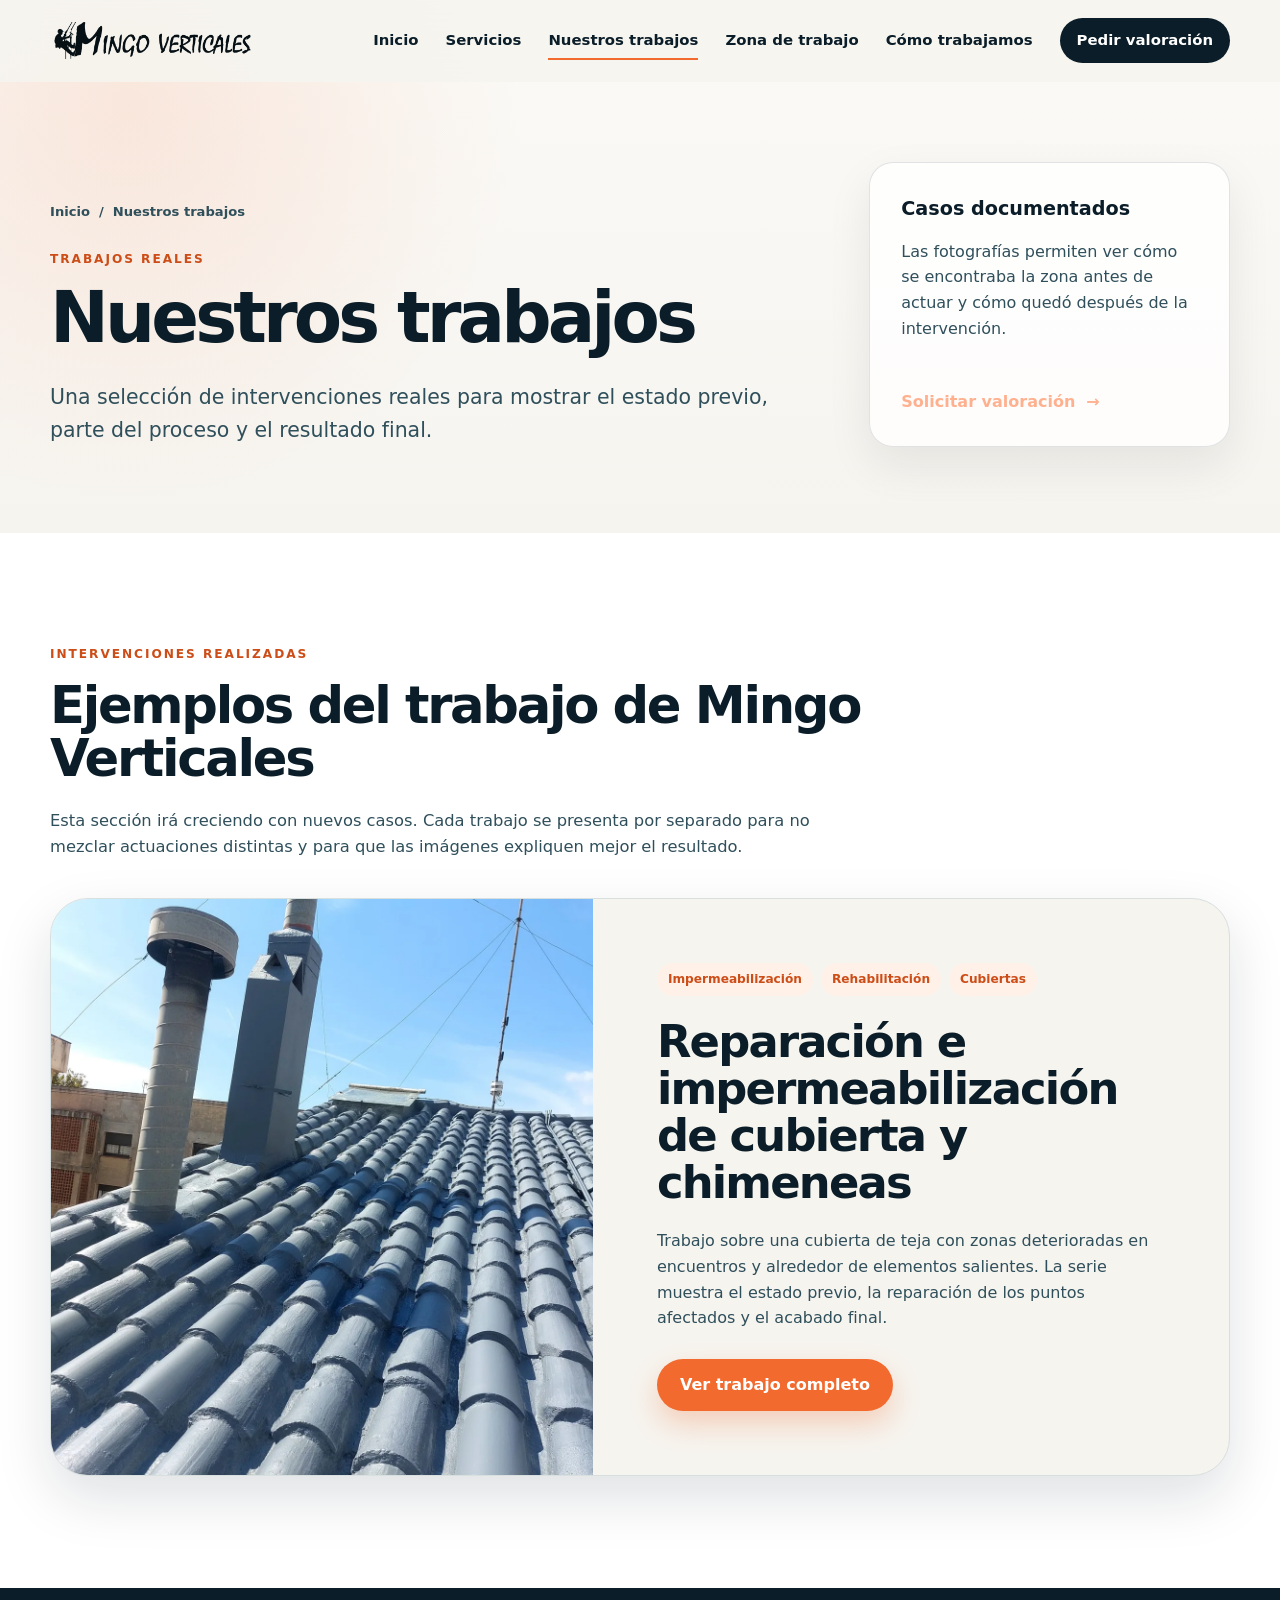
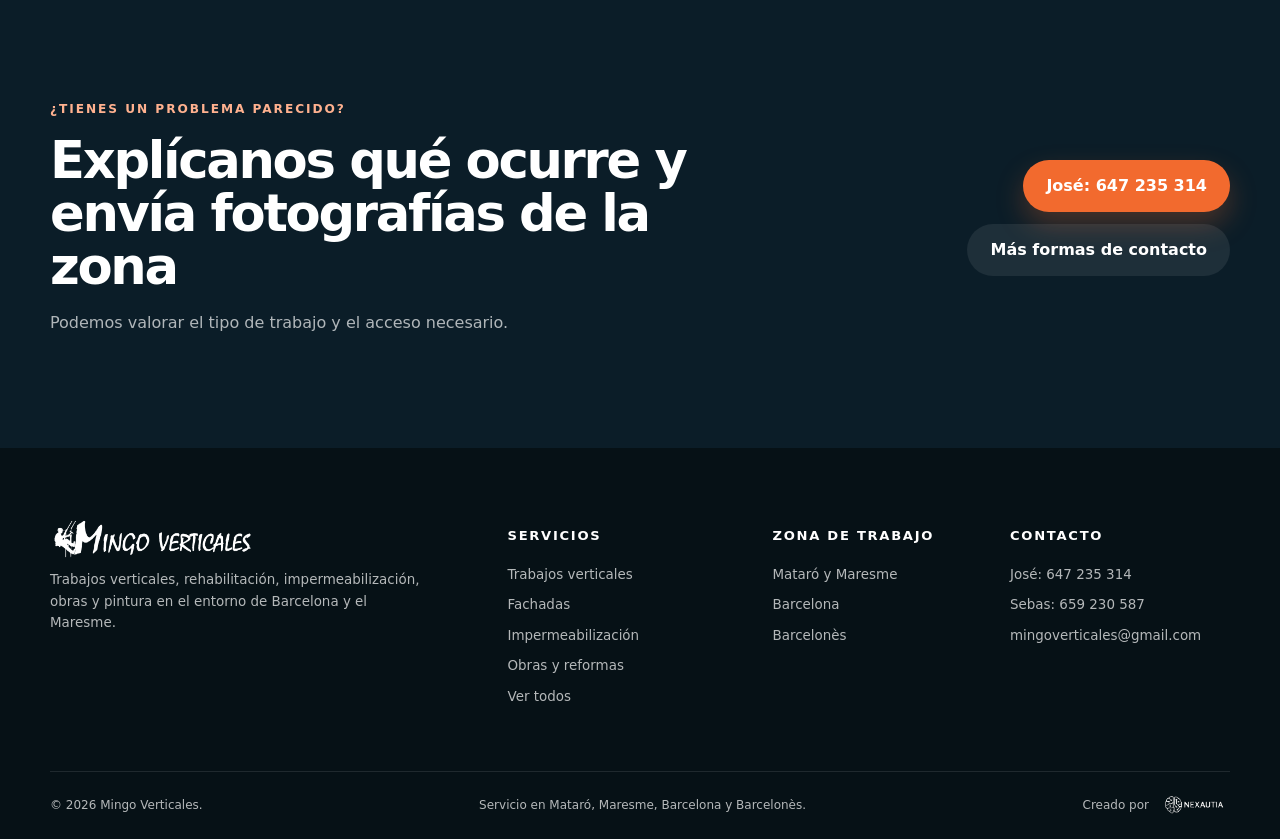
<file: trabajos/index.html>
<!DOCTYPE html>
<html lang="es">
<head>
  <meta charset="UTF-8">
  <meta name="viewport" content="width=device-width, initial-scale=1.0">
  <meta name="theme-color" content="#0b1d28">
  <meta name="description" content="Trabajos realizados por Mingo Verticales: ejemplos reales de rehabilitación, impermeabilización, reparación y mantenimiento en edificios y cubiertas.">
  <meta name="robots" content="index, follow, max-image-preview:large">
  <title>Nuestros trabajos | Mingo Verticales</title>
  <meta property="og:type" content="website">
  <meta property="og:locale" content="es_ES">
  <meta property="og:site_name" content="Mingo Verticales">
  <meta property="og:title" content="Nuestros trabajos | Mingo Verticales">
  <meta property="og:description" content="Una selección de trabajos reales de Mingo Verticales, con imágenes del estado previo, la intervención y el resultado.">
  <meta property="og:image" content="../assets/trabajos/cubierta-impermeabilizacion/resultado-01.webp">
  <meta name="twitter:card" content="summary_large_image">
  <link rel="icon" type="image/png" href="../assets/mingo-icon-operario.png">
  <link rel="stylesheet" href="../styles.css">
  <script src="../script.js" defer></script>
  <script type="application/ld+json">
{
  "@context": "https://schema.org",
  "@type": "CollectionPage",
  "name": "Nuestros trabajos | Mingo Verticales",
  "description": "Selección de trabajos reales de rehabilitación, impermeabilización, reparación y mantenimiento realizados por Mingo Verticales.",
  "url": "https://mingoverticales.com/trabajos/",
  "inLanguage": "es"
}
  </script>
</head><body>
  <a class="skip-link" href="#contenido">Saltar al contenido</a>
  <header class="site-header">
    <div class="container header-inner">
      <a class="brand" href="../index.html" aria-label="Mingo Verticales, inicio">
        <img class="brand-logo" src="../assets/mingo-logo-operario.png" alt="Mingo Verticales" width="300" height="100">
      </a>
      <button class="menu-toggle" type="button" aria-expanded="false" aria-controls="main-nav" aria-label="Abrir menú">
        <span></span><span></span><span></span>
      </button>
      <nav class="main-nav" id="main-nav" aria-label="Navegación principal">
        <a href="../index.html">Inicio</a> <a href="../servicios/">Servicios</a> <a class="active" aria-current="page" href="../trabajos/">Nuestros trabajos</a> <a href="../index.html#zona">Zona de trabajo</a> <a href="../index.html#como-trabajamos">Cómo trabajamos</a> <a class="nav-cta" href="../contacto/">Pedir valoración</a>
      </nav>
    </div>
  </header>
  <main id="contenido">
    <section class="page-hero">
      <div class="container page-hero-grid">
        <div class="reveal">
          <nav class="breadcrumbs" aria-label="Migas de pan"><a href="../index.html">Inicio</a><span aria-hidden="true">/</span><span aria-current="page">Nuestros trabajos</span></nav>
          <p class="eyebrow">Trabajos reales</p>
          <h1>Nuestros trabajos</h1>
          <p class="page-lead">Una selección de intervenciones reales para mostrar el estado previo, parte del proceso y el resultado final.</p>
        </div>
        <aside class="fact-card reveal"><h2>Casos documentados</h2><p>Las fotografías permiten ver cómo se encontraba la zona antes de actuar y cómo quedó después de la intervención.</p><a class="text-link" href="../contacto/">Solicitar valoración <span aria-hidden="true">→</span></a></aside>
      </div>
    </section>

    <section class="section works-section" aria-labelledby="works-list-title">
      <div class="container">
        <div class="works-intro reveal">
          <p class="eyebrow">Intervenciones realizadas</p>
          <h2 id="works-list-title">Ejemplos del trabajo de Mingo Verticales</h2>
          <p>Esta sección irá creciendo con nuevos casos. Cada trabajo se presenta por separado para no mezclar actuaciones distintas y para que las imágenes expliquen mejor el resultado.</p>
        </div>
        <article class="work-card reveal">
          <div class="work-card-media"><img src="../assets/trabajos/cubierta-impermeabilizacion/resultado-01.webp" alt="Cubierta terminada después de los trabajos de reparación e impermeabilización" width="1200" height="1200"></div>
          <div class="work-card-content">
            <ul class="work-tags" aria-label="Servicios relacionados"><li>Impermeabilización</li><li>Rehabilitación</li><li>Cubiertas</li></ul>
            <h2>Reparación e impermeabilización de cubierta y chimeneas</h2>
            <p>Trabajo sobre una cubierta de teja con zonas deterioradas en encuentros y alrededor de elementos salientes. La serie muestra el estado previo, la reparación de los puntos afectados y el acabado final.</p>
            <a class="button button-primary" href="reparacion-impermeabilizacion-cubierta/">Ver trabajo completo</a>
          </div>
        </article>
      </div>
    </section>

    <section class="section cta-band"><div class="container cta-band-inner reveal"><div><p class="eyebrow eyebrow-light">¿Tienes un problema parecido?</p><h2>Explícanos qué ocurre y envía fotografías de la zona</h2><p>Podemos valorar el tipo de trabajo y el acceso necesario.</p></div><div class="cta-actions"><a class="button button-primary" href="tel:+34647235314">José: 647 235 314</a><a class="button button-light" href="../contacto/">Más formas de contacto</a></div></div></section>
  </main>
  <footer class="site-footer">
    <div class="container footer-grid">
      <div>
        <a class="brand brand-footer" href="../index.html" aria-label="Mingo Verticales, inicio"><img class="brand-logo" src="../assets/mingo-logo-operario-blanco.png" alt="Mingo Verticales" width="300" height="100"></a>
        <p>Trabajos verticales, rehabilitación, impermeabilización, obras y pintura en el entorno de Barcelona y el Maresme.</p>
      </div>
      <div><h2>Servicios</h2><a href="../servicios/trabajos-verticales/">Trabajos verticales</a><a href="../servicios/rehabilitacion-fachadas/">Fachadas</a><a href="../servicios/impermeabilizaciones/">Impermeabilización</a><a href="../servicios/obras-reformas/">Obras y reformas</a><a href="../servicios/">Ver todos</a></div>
      <div><h2>Zona de trabajo</h2><p>Mataró y Maresme</p><p>Barcelona</p><p>Barcelonès</p></div>
      <div><h2>Contacto</h2><a href="tel:+34647235314">José: 647 235 314</a><a href="tel:+34659230587">Sebas: 659 230 587</a><a href="mailto:mingoverticales@gmail.com">mingoverticales@gmail.com</a></div>
    </div>
    <div class="container footer-bottom"><p>© <span id="current-year"></span> Mingo Verticales.</p><p>Servicio en Mataró, Maresme, Barcelona y Barcelonès.</p><p class="footer-credit">Creado por <a href="https://www.nexautia.com" target="_blank" rel="noopener noreferrer" aria-label="Nexautia, abrir en una nueva pestaña"><img src="../assets/nexautia-logo.svg" alt="Nexautia" width="74" height="22"></a></p></div>
  </footer>
</body>
</html>
</file>
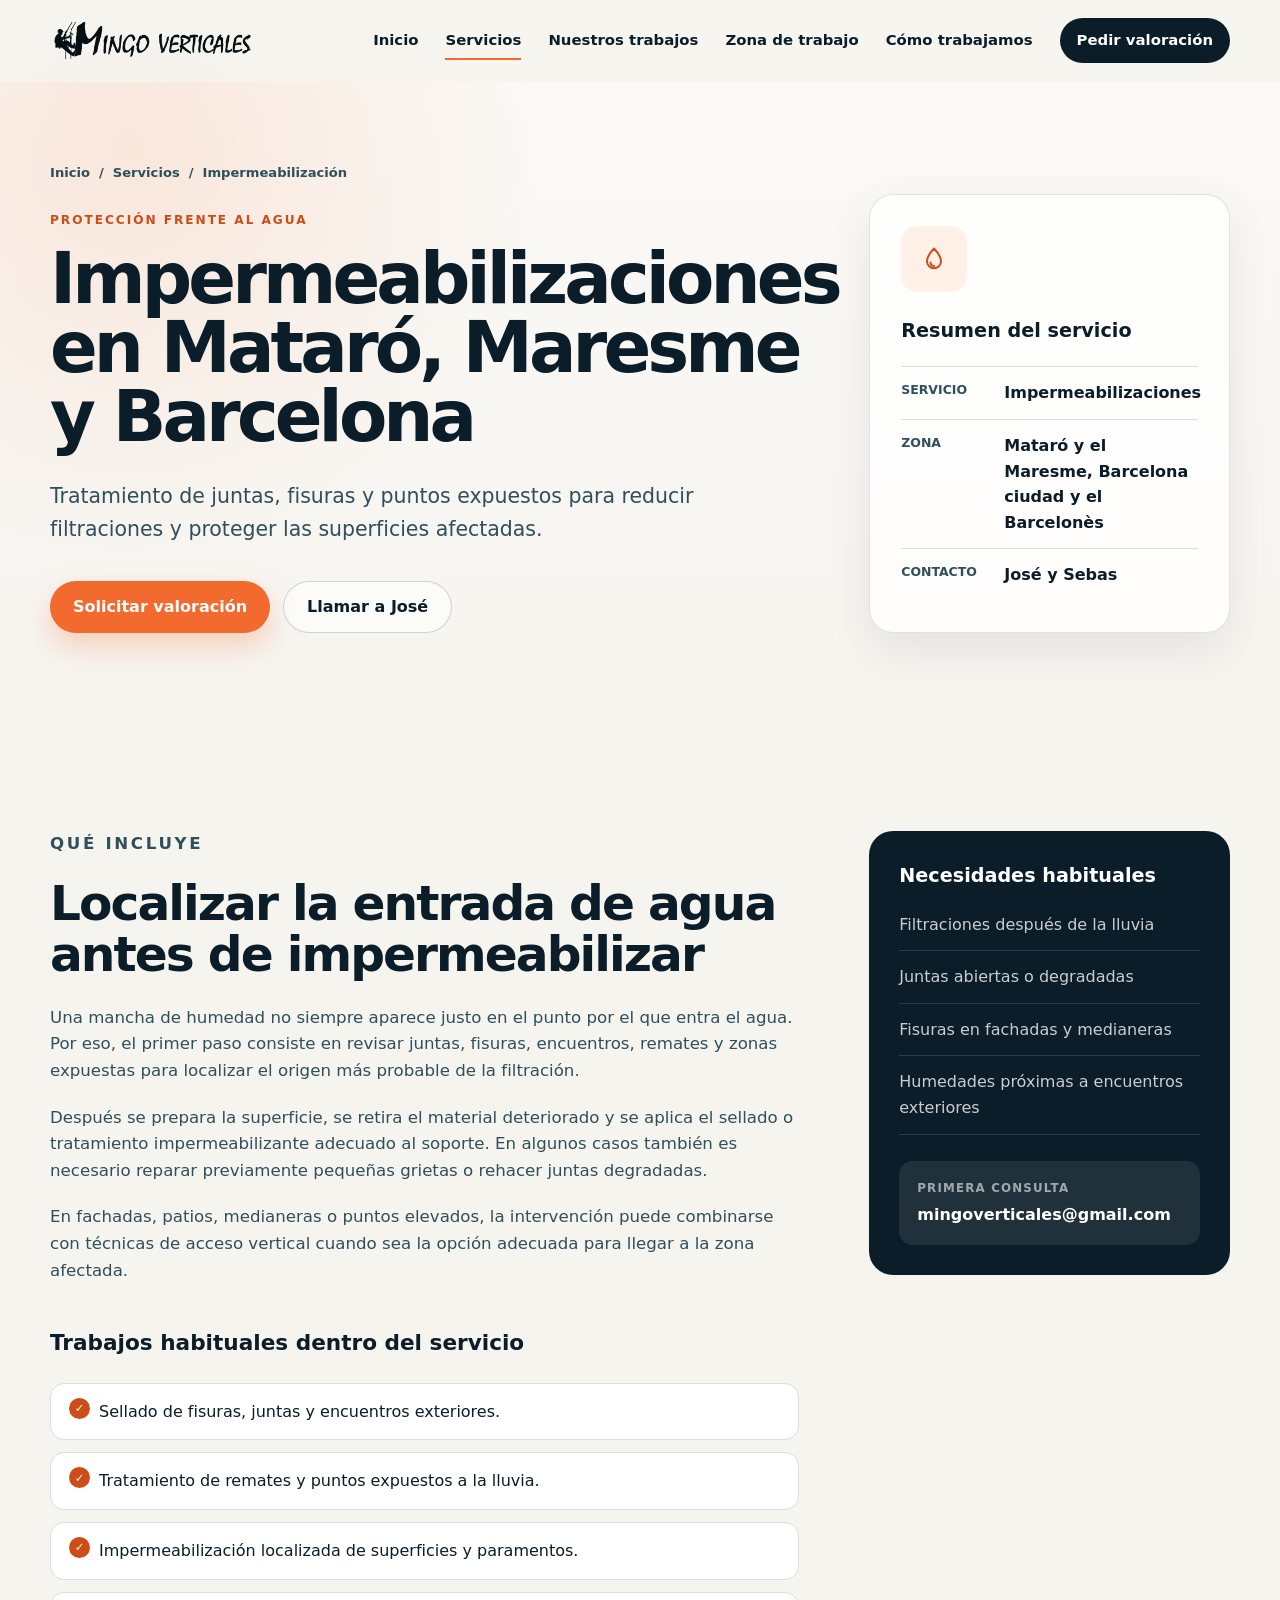
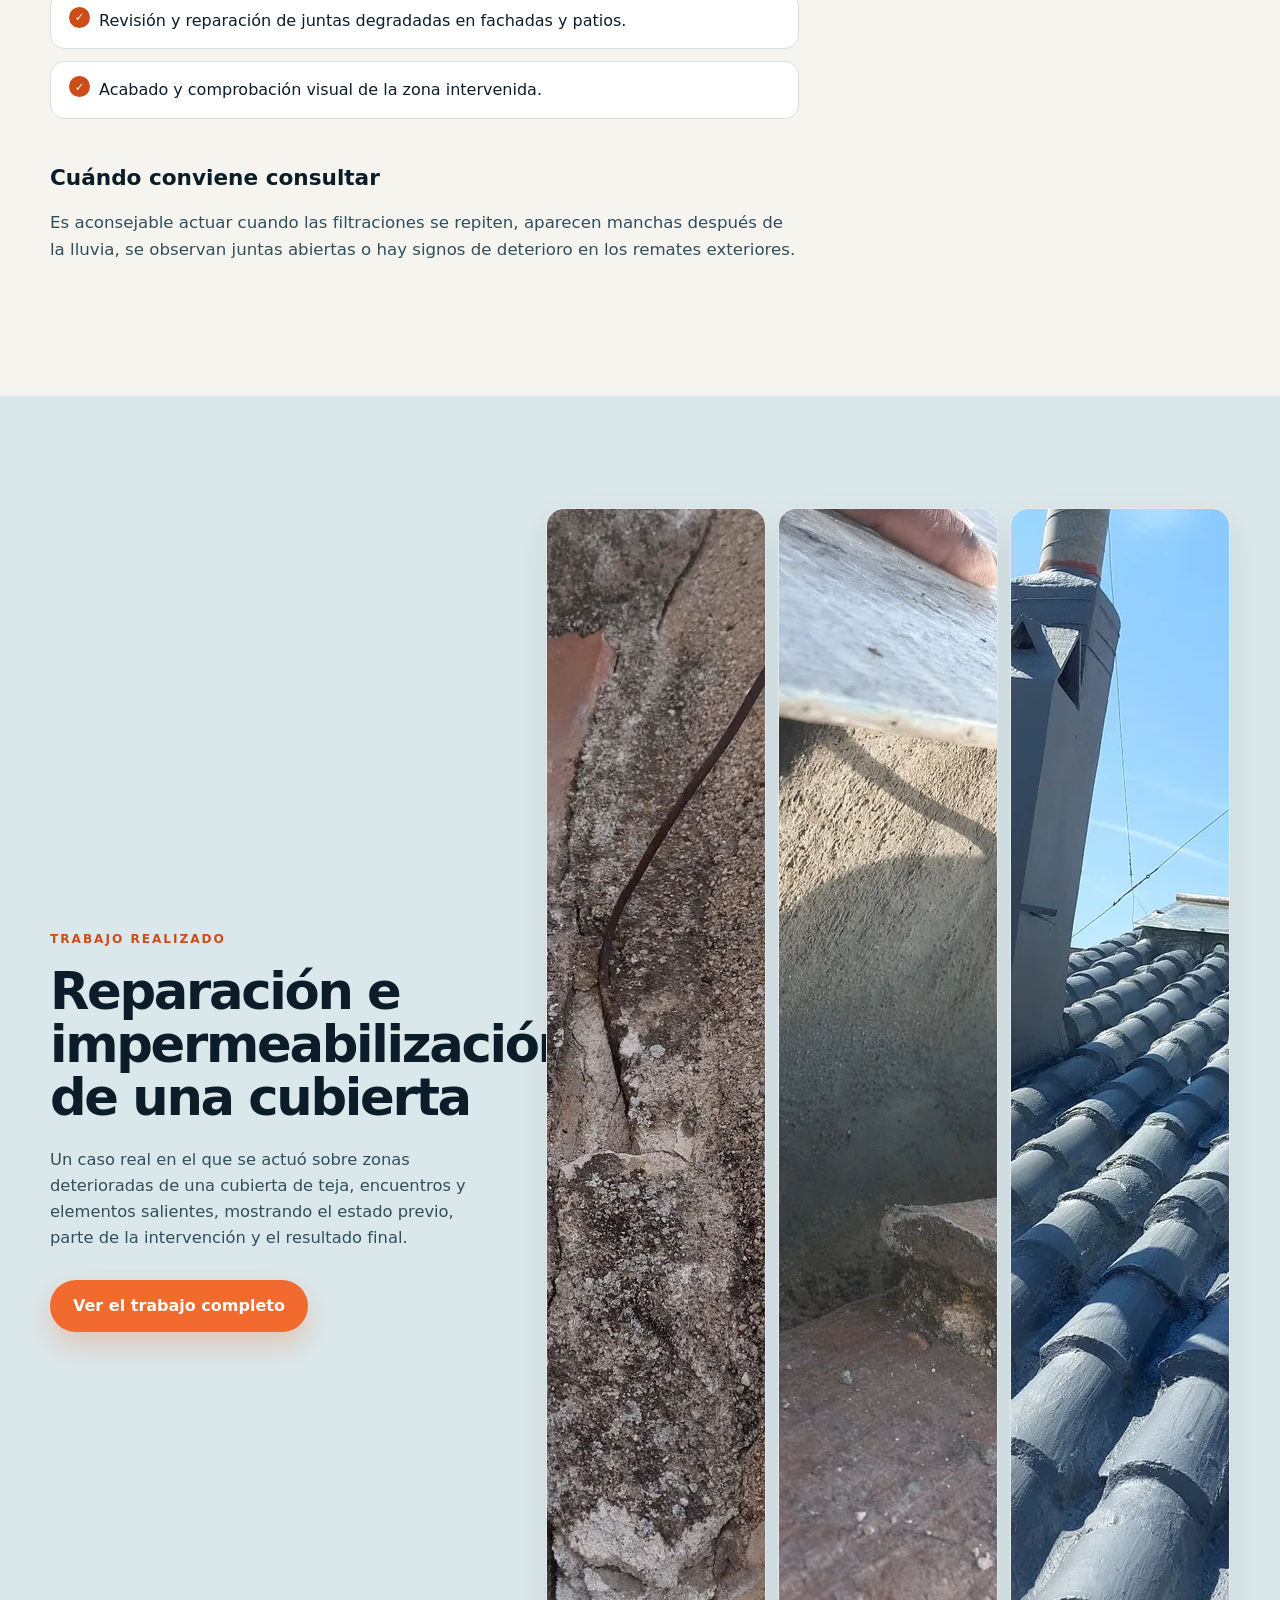
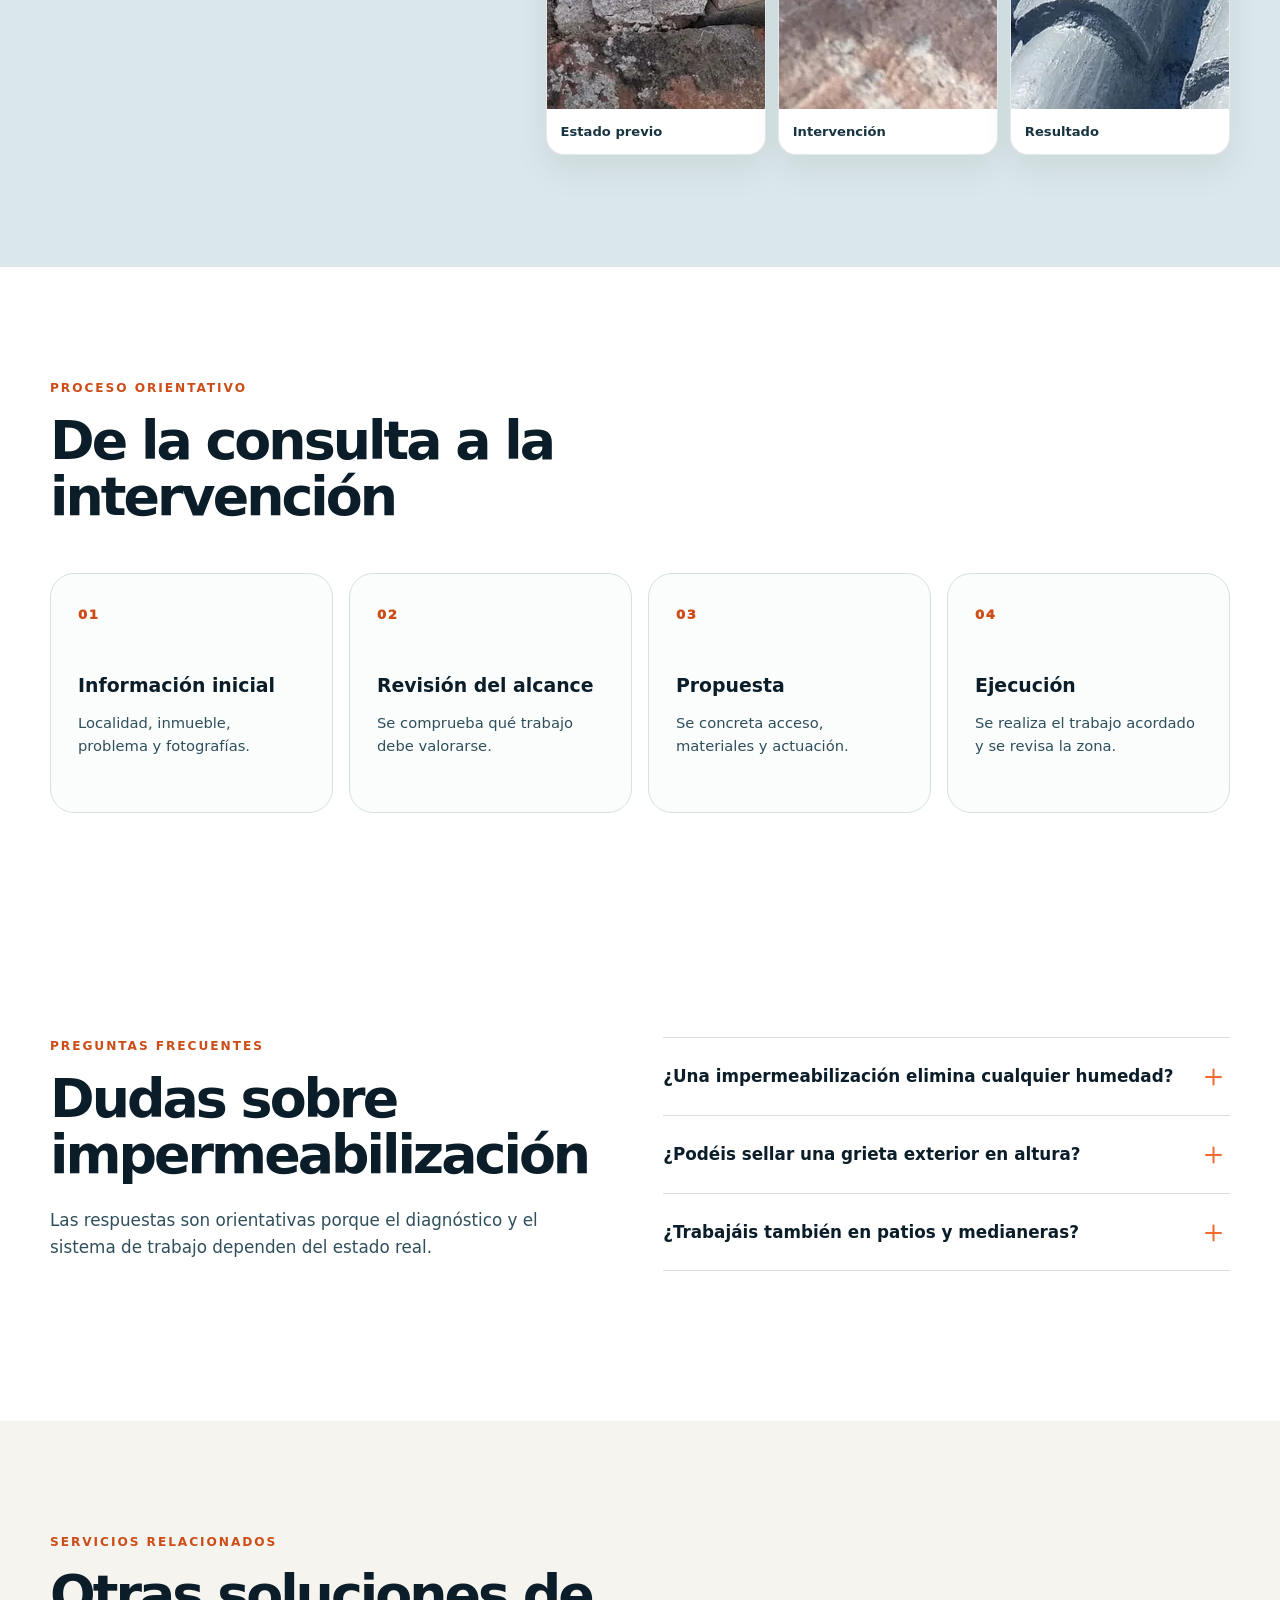
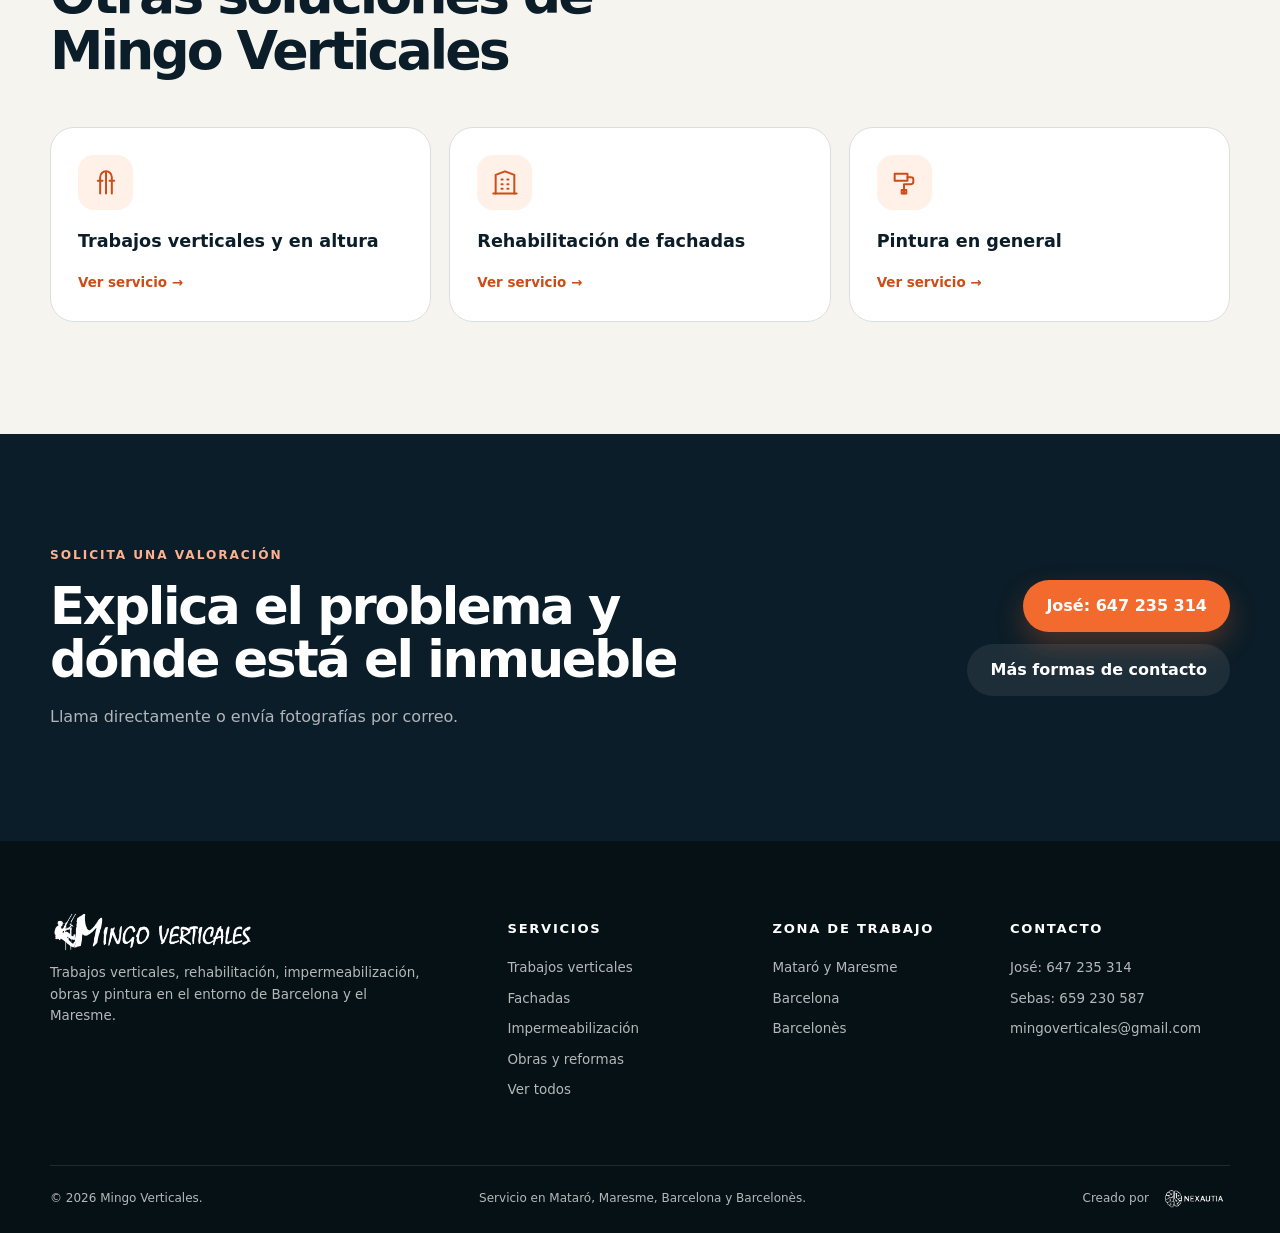
<file: servicios/impermeabilizaciones/index.html>
<!DOCTYPE html>
<html lang="es">
<head>
  <meta charset="UTF-8">
  <meta name="viewport" content="width=device-width, initial-scale=1.0">
  <meta name="theme-color" content="#0b1d28">
  <meta name="description" content="Impermeabilización y sellado de fisuras, juntas y puntos singulares en Mataró, Maresme, Barcelona y Barcelonès. Valoración previa del origen.">
  <meta name="robots" content="index, follow, max-image-preview:large">
  <title>Impermeabilizaciones en Maresme y Barcelona | Mingo Verticales</title>
  <meta property="og:type" content="article">
  <meta property="og:locale" content="es_ES">
  <meta property="og:site_name" content="Mingo Verticales">
  <meta property="og:title" content="Impermeabilizaciones en Maresme y Barcelona | Mingo Verticales">
  <meta property="og:description" content="Impermeabilización y sellado de fisuras, juntas y puntos singulares en Mataró, Maresme, Barcelona y Barcelonès. Valoración previa del origen.">
  <meta property="og:image" content="../../assets/operario-mingo-verticales.jpg">
  <meta name="twitter:card" content="summary_large_image">
  <link rel="icon" type="image/svg+xml" href="../../assets/mingo-icon-operario.png">
  <link rel="stylesheet" href="../../styles.css">
  <script src="../../script.js" defer></script>
  <script type="application/ld+json">
{
  "@context": "https://schema.org",
  "@type": "Service",
  "name": "Impermeabilizaciones",
  "serviceType": "Impermeabilizaciones",
  "description": "Impermeabilización y sellado de fisuras, juntas y puntos singulares en Mataró, Maresme, Barcelona y Barcelonès. Valoración previa del origen.",
  "areaServed": [
    {
      "@type": "City",
      "name": "Mataró"
    },
    {
      "@type": "AdministrativeArea",
      "name": "Maresme"
    },
    {
      "@type": "City",
      "name": "Barcelona"
    },
    {
      "@type": "AdministrativeArea",
      "name": "Barcelonès"
    }
  ],
  "provider": {
    "@type": "HomeAndConstructionBusiness",
    "name": "Mingo Verticales",
    "email": "mailto:mingoverticales@gmail.com",
    "telephone": [
      "+34647235314",
      "+34659230587"
    ]
  }
}
  </script>
</head><body>
  <a class="skip-link" href="#contenido">Saltar al contenido</a>
  <header class="site-header">
    <div class="container header-inner">
      <a class="brand" href="../../index.html" aria-label="Mingo Verticales, inicio">
        <img class="brand-logo" src="../../assets/mingo-logo-operario.png" alt="Mingo Verticales" width="300" height="100">
      </a>
      <button class="menu-toggle" type="button" aria-expanded="false" aria-controls="main-nav" aria-label="Abrir menú">
        <span></span><span></span><span></span>
      </button>
      <nav class="main-nav" id="main-nav" aria-label="Navegación principal">
        <a href="../../index.html">Inicio</a> <a class="active" aria-current="page" href="../../servicios/">Servicios</a> <a href="../../trabajos/">Nuestros trabajos</a> <a href="../../index.html#zona">Zona de trabajo</a> <a href="../../index.html#como-trabajamos">Cómo trabajamos</a> <a class="nav-cta" href="../../contacto/">Pedir valoración</a>
      </nav>
    </div>
  </header>
  <main id="contenido">
    <section class="page-hero service-page-hero">
      <div class="container page-hero-grid">
        <div class="reveal">
          <nav class="breadcrumbs" aria-label="Migas de pan"><a href="../../index.html">Inicio</a><span aria-hidden="true">/</span><a href="../">Servicios</a><span aria-hidden="true">/</span><span aria-current="page">Impermeabilización</span></nav>
          <p class="eyebrow">Protección frente al agua</p>
          <h1>Impermeabilizaciones en Mataró, Maresme y Barcelona</h1>
          <p class="page-lead">Tratamiento de juntas, fisuras y puntos expuestos para reducir filtraciones y proteger las superficies afectadas.</p>
          <div class="hero-actions"><a class="button button-primary" href="../../contacto/">Solicitar valoración</a><a class="button button-secondary" href="tel:+34647235314">Llamar a José</a></div>
        </div>
        <aside class="service-summary reveal">
          <span class="service-icon service-icon-large"><svg viewBox="0 0 24 24" aria-hidden="true"><path d="M12 3s6 6.2 6 11a6 6 0 0 1-12 0c0-4.8 6-11 6-11Z"/><path d="M9 15a3 3 0 0 0 3 3"/></svg></span>
          <h2>Resumen del servicio</h2>
          <dl><div><dt>Servicio</dt><dd>Impermeabilizaciones</dd></div><div><dt>Zona</dt><dd>Mataró y el Maresme, Barcelona ciudad y el Barcelonès</dd></div><div><dt>Contacto</dt><dd>José y Sebas</dd></div></dl>
        </aside>
      </div>
    </section>

    <section class="section service-content">
      <div class="container content-layout">
        <article class="article-content reveal">
          <p class="eyebrow">Qué incluye</p>
          <h2>Localizar la entrada de agua antes de impermeabilizar</h2>
          <p>Una mancha de humedad no siempre aparece justo en el punto por el que entra el agua. Por eso, el primer paso consiste en revisar juntas, fisuras, encuentros, remates y zonas expuestas para localizar el origen más probable de la filtración.</p>
          <p>Después se prepara la superficie, se retira el material deteriorado y se aplica el sellado o tratamiento impermeabilizante adecuado al soporte. En algunos casos también es necesario reparar previamente pequeñas grietas o rehacer juntas degradadas.</p>
          <p>En fachadas, patios, medianeras o puntos elevados, la intervención puede combinarse con técnicas de acceso vertical cuando sea la opción adecuada para llegar a la zona afectada.</p>
          <h3>Trabajos habituales dentro del servicio</h3>
          <ul class="check-list"><li>Sellado de fisuras, juntas y encuentros exteriores.</li><li>Tratamiento de remates y puntos expuestos a la lluvia.</li><li>Impermeabilización localizada de superficies y paramentos.</li><li>Revisión y reparación de juntas degradadas en fachadas y patios.</li><li>Acabado y comprobación visual de la zona intervenida.</li></ul>
          <h3>Cuándo conviene consultar</h3>
          <p>Es aconsejable actuar cuando las filtraciones se repiten, aparecen manchas después de la lluvia, se observan juntas abiertas o hay signos de deterioro en los remates exteriores.</p>
        </article>
        <aside class="problem-panel reveal"><h2>Necesidades habituales</h2><ul><li>Filtraciones después de la lluvia</li><li>Juntas abiertas o degradadas</li><li>Fisuras en fachadas y medianeras</li><li>Humedades próximas a encuentros exteriores</li></ul><div class="problem-contact"><span>Primera consulta</span><a href="mailto:mingoverticales@gmail.com">mingoverticales@gmail.com</a></div></aside>
      </div>
    </section>

    <section class="section featured-work" aria-labelledby="featured-work-imper-title">
      <div class="container featured-work-inner">
        <div class="featured-work-copy reveal">
          <p class="eyebrow">Trabajo realizado</p>
          <h2 id="featured-work-imper-title">Reparación e impermeabilización de una cubierta</h2>
          <p>Un caso real en el que se actuó sobre zonas deterioradas de una cubierta de teja, encuentros y elementos salientes, mostrando el estado previo, parte de la intervención y el resultado final.</p>
          <a class="button button-primary" href="../../trabajos/reparacion-impermeabilizacion-cubierta/">Ver el trabajo completo</a>
        </div>
        <div class="featured-work-gallery reveal" aria-label="Antes, intervención y resultado del trabajo">
          <figure><img src="../../assets/trabajos/cubierta-impermeabilizacion/estado-previo-03.webp" alt="Estado previo de un encuentro deteriorado en la cubierta" width="1200" height="1200" loading="lazy"><figcaption>Estado previo</figcaption></figure>
          <figure><img src="../../assets/trabajos/cubierta-impermeabilizacion/reparacion-02.webp" alt="Zona de encuentro de la cubierta durante la intervención" width="1200" height="1200" loading="lazy"><figcaption>Intervención</figcaption></figure>
          <figure><img src="../../assets/trabajos/cubierta-impermeabilizacion/resultado-01.webp" alt="Vista general de la cubierta después de la intervención" width="1200" height="1200" loading="lazy"><figcaption>Resultado</figcaption></figure>
        </div>
      </div>
    </section>

    <section class="section process-compact" aria-labelledby="process-service-title">
      <div class="container"><div class="section-heading compact reveal"><p class="eyebrow">Proceso orientativo</p><h2 id="process-service-title">De la consulta a la intervención</h2></div><ol class="steps-grid"><li class="reveal"><span>01</span><h3>Información inicial</h3><p>Localidad, inmueble, problema y fotografías.</p></li><li class="reveal"><span>02</span><h3>Revisión del alcance</h3><p>Se comprueba qué trabajo debe valorarse.</p></li><li class="reveal"><span>03</span><h3>Propuesta</h3><p>Se concreta acceso, materiales y actuación.</p></li><li class="reveal"><span>04</span><h3>Ejecución</h3><p>Se realiza el trabajo acordado y se revisa la zona.</p></li></ol></div>
    </section>

    <section class="section faq" aria-labelledby="service-faq-title"><div class="container faq-layout"><div class="section-heading compact reveal"><p class="eyebrow">Preguntas frecuentes</p><h2 id="service-faq-title">Dudas sobre impermeabilización</h2><p>Las respuestas son orientativas porque el diagnóstico y el sistema de trabajo dependen del estado real.</p></div><div class="faq-list"><details class="reveal"><summary>¿Una impermeabilización elimina cualquier humedad?</summary><p>No necesariamente. La humedad puede proceder de filtraciones, condensación, capilaridad u otras causas. Primero hay que identificar el origen probable y comprobar si el tratamiento exterior es la solución adecuada.</p></details><details class="reveal"><summary>¿Podéis sellar una grieta exterior en altura?</summary><p>Se puede valorar. La viabilidad depende del tipo de grieta, el soporte, la accesibilidad y si existe alguna causa que requiera una evaluación técnica adicional.</p></details><details class="reveal"><summary>¿Trabajáis también en patios y medianeras?</summary><p>Sí, pueden estudiarse filtraciones y sellados en patios de luces, medianeras y otros paramentos exteriores de difícil acceso.</p></details></div></div></section>

    <section class="section related-services"><div class="container"><div class="section-heading compact reveal"><p class="eyebrow">Servicios relacionados</p><h2>Otras soluciones de Mingo Verticales</h2></div><div class="related-grid reveal"><a class="related-card" href="../trabajos-verticales/"><span class="service-icon"><svg viewBox="0 0 24 24" aria-hidden="true"><path d="M7 21V7a5 5 0 0 1 10 0v14"/><path d="M5 10h4M15 10h4M12 3v18"/></svg></span><strong>Trabajos verticales y en altura</strong><span>Ver servicio →</span></a><a class="related-card" href="../rehabilitacion-fachadas/"><span class="service-icon"><svg viewBox="0 0 24 24" aria-hidden="true"><path d="M4 21V5l8-3 8 3v16"/><path d="M9 9h1M14 9h1M9 13h1M14 13h1M9 17h1M14 17h1M2 21h20"/></svg></span><strong>Rehabilitación de fachadas</strong><span>Ver servicio →</span></a><a class="related-card" href="../pintura-general/"><span class="service-icon"><svg viewBox="0 0 24 24" aria-hidden="true"><path d="M4 4h11v6H4z"/><path d="M15 7h3a2 2 0 0 1 2 2v2a2 2 0 0 1-2 2h-6v8"/><path d="M10 18h4v3h-4z"/></svg></span><strong>Pintura en general</strong><span>Ver servicio →</span></a></div></div></section>

    <section class="section cta-band"><div class="container cta-band-inner reveal"><div><p class="eyebrow eyebrow-light">Solicita una valoración</p><h2>Explica el problema y dónde está el inmueble</h2><p>Llama directamente o envía fotografías por correo.</p></div><div class="cta-actions"><a class="button button-primary" href="tel:+34647235314">José: 647 235 314</a><a class="button button-light" href="../../contacto/">Más formas de contacto</a></div></div></section>
  </main>
  <footer class="site-footer">
    <div class="container footer-grid">
      <div>
        <a class="brand brand-footer" href="../../index.html" aria-label="Mingo Verticales, inicio">
          <img class="brand-logo" src="../../assets/mingo-logo-operario-blanco.png" alt="Mingo Verticales" width="300" height="100">
        </a>
        <p>Trabajos verticales, rehabilitación, impermeabilización, obras y pintura en el entorno de Barcelona y el Maresme.</p>
      </div>
      <div>
        <h2>Servicios</h2>
        <a href="../../servicios/trabajos-verticales/">Trabajos verticales</a><a href="../../servicios/rehabilitacion-fachadas/">Fachadas</a><a href="../../servicios/impermeabilizaciones/">Impermeabilización</a><a href="../../servicios/obras-reformas/">Obras y reformas</a>
        <a href="../../servicios/">Ver todos</a>
      </div>
      <div>
        <h2>Zona de trabajo</h2>
        <p>Mataró y Maresme</p>
        <p>Barcelona</p>
        <p>Barcelonès</p>
      </div>
      <div>
        <h2>Contacto</h2>
        <a href="tel:+34647235314">José: 647 235 314</a>
        <a href="tel:+34659230587">Sebas: 659 230 587</a>
        <a href="mailto:mingoverticales@gmail.com">mingoverticales@gmail.com</a>
      </div>
    </div>
    <div class="container footer-bottom">
      <p>© <span id="current-year"></span> Mingo Verticales.</p>
      <p>Servicio en Mataró, Maresme, Barcelona y Barcelonès.</p>
      <p class="footer-credit">Creado por <a href="https://www.nexautia.com" target="_blank" rel="noopener noreferrer" aria-label="Nexautia, abrir en una nueva pestaña"><img src="../../assets/nexautia-logo.svg" alt="Nexautia" width="74" height="22"></a></p>
    </div>
  </footer>
</body>
</html>
</file>
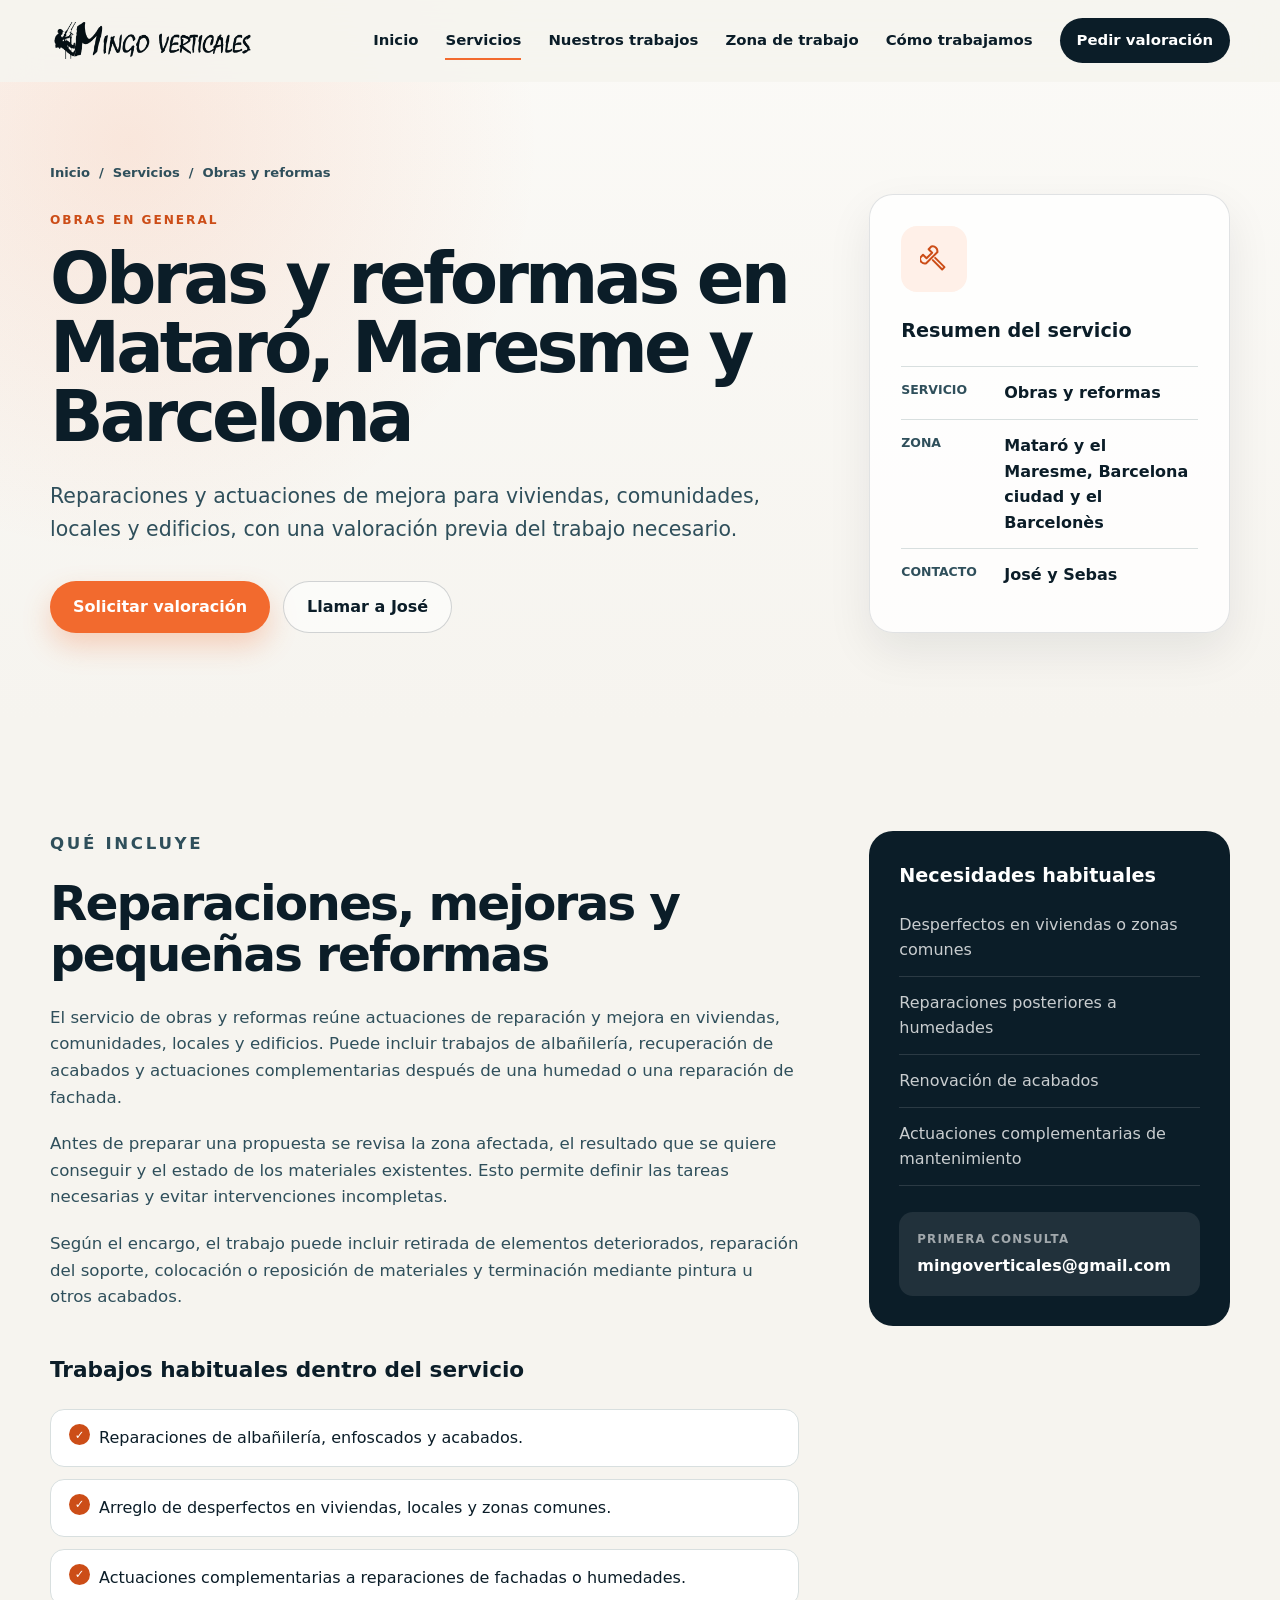
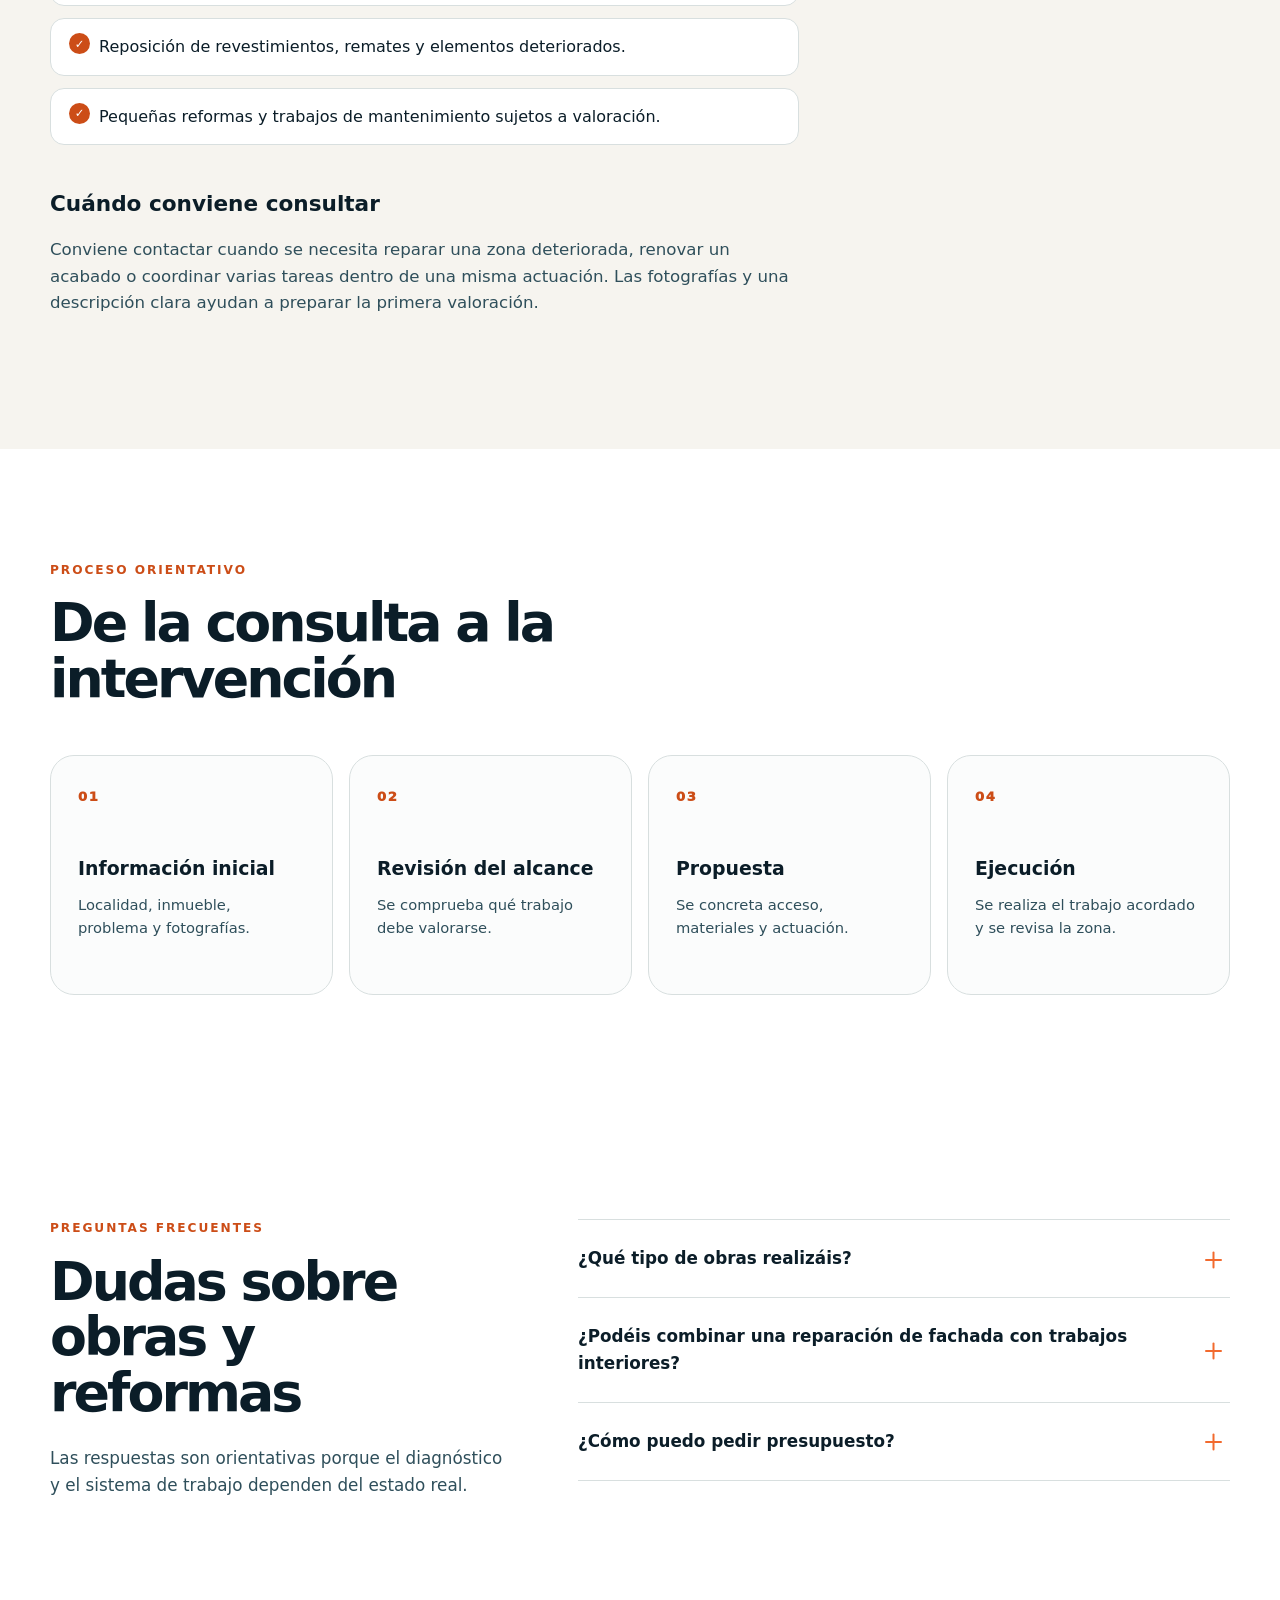
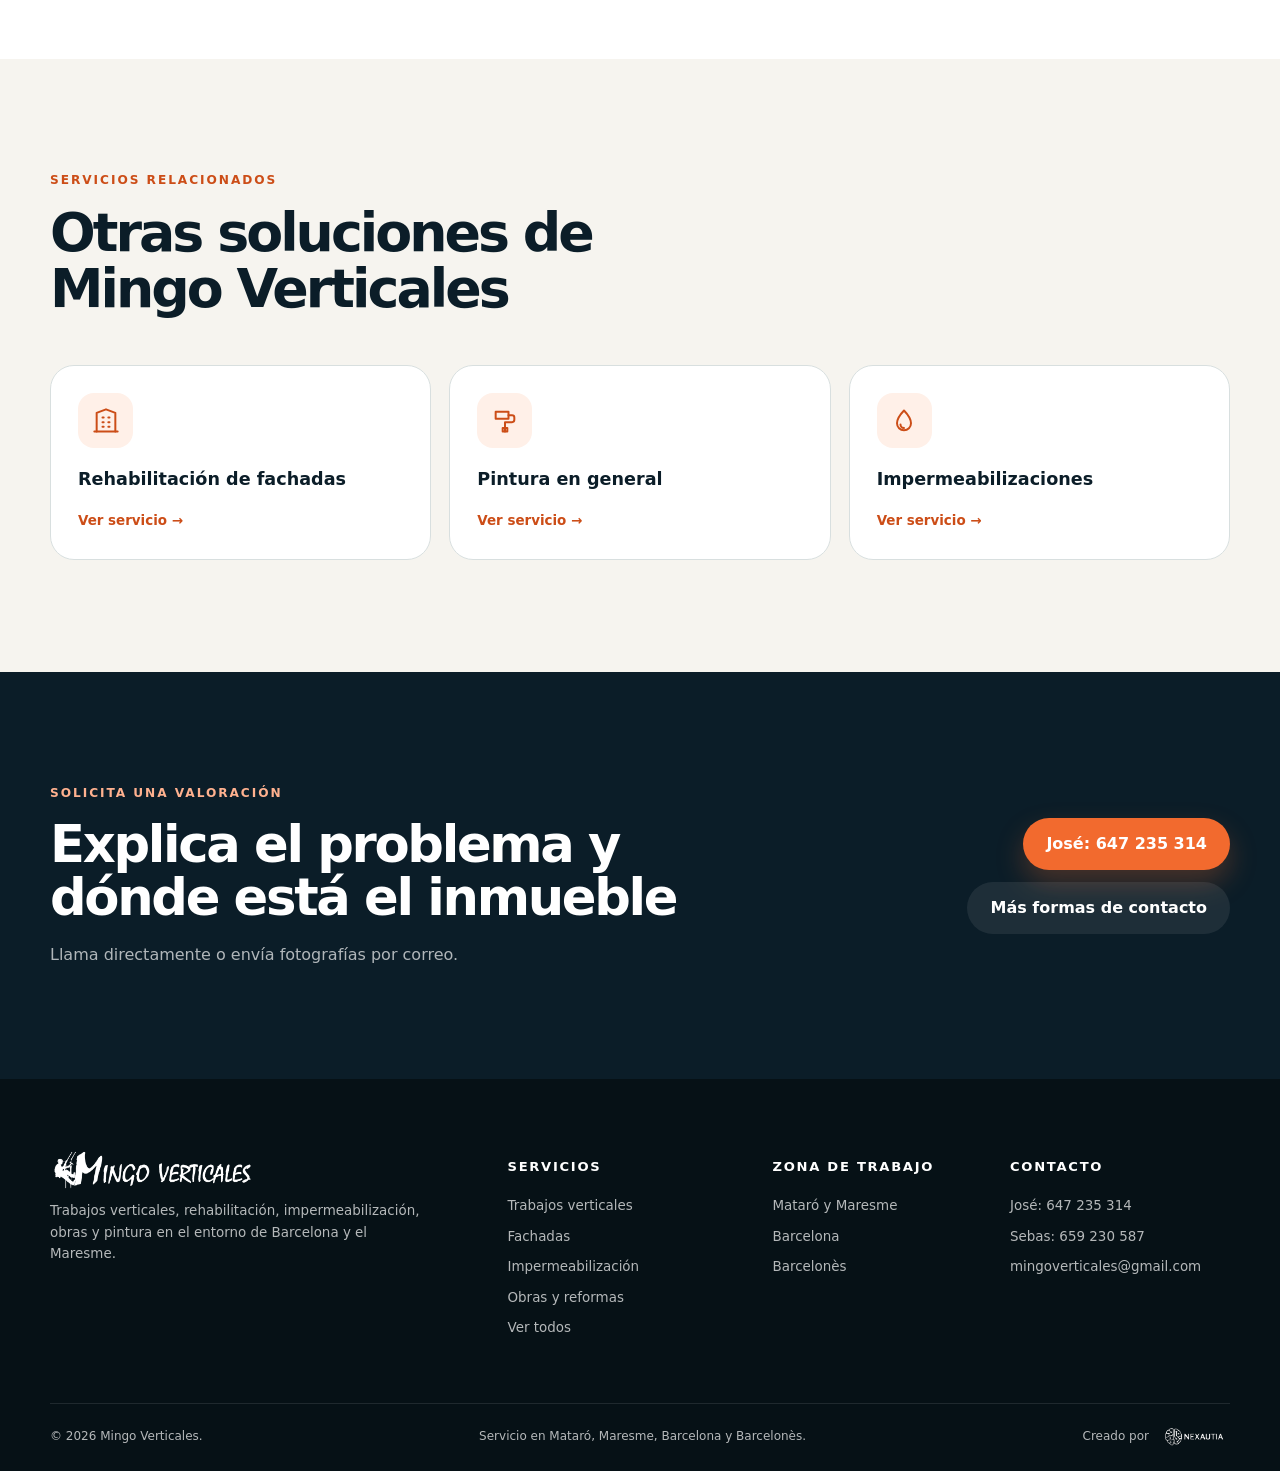
<file: servicios/obras-reformas/index.html>
<!DOCTYPE html>
<html lang="es">
<head>
  <meta charset="UTF-8">
  <meta name="viewport" content="width=device-width, initial-scale=1.0">
  <meta name="theme-color" content="#0b1d28">
  <meta name="description" content="Obras, reparaciones y reformas en Mataró, Maresme, Barcelona y Barcelonès. Actuaciones de mantenimiento y mejora para viviendas y edificios.">
  <meta name="robots" content="index, follow, max-image-preview:large">
  <title>Obras y reformas en Mataró y Barcelona | Mingo Verticales</title>
  <meta property="og:type" content="article">
  <meta property="og:locale" content="es_ES">
  <meta property="og:site_name" content="Mingo Verticales">
  <meta property="og:title" content="Obras y reformas en Mataró y Barcelona | Mingo Verticales">
  <meta property="og:description" content="Obras, reparaciones y reformas en Mataró, Maresme, Barcelona y Barcelonès. Actuaciones de mantenimiento y mejora para viviendas y edificios.">
  <meta property="og:image" content="../../assets/operario-mingo-verticales.jpg">
  <meta name="twitter:card" content="summary_large_image">
  <link rel="icon" type="image/svg+xml" href="../../assets/mingo-icon-operario.png">
  <link rel="stylesheet" href="../../styles.css">
  <script src="../../script.js" defer></script>
  <script type="application/ld+json">
{
  "@context": "https://schema.org",
  "@type": "Service",
  "name": "Obras y reformas",
  "serviceType": "Obras y reformas",
  "description": "Obras, reparaciones y reformas en Mataró, Maresme, Barcelona y Barcelonès. Actuaciones de mantenimiento y mejora para viviendas y edificios.",
  "areaServed": [
    {
      "@type": "City",
      "name": "Mataró"
    },
    {
      "@type": "AdministrativeArea",
      "name": "Maresme"
    },
    {
      "@type": "City",
      "name": "Barcelona"
    },
    {
      "@type": "AdministrativeArea",
      "name": "Barcelonès"
    }
  ],
  "provider": {
    "@type": "HomeAndConstructionBusiness",
    "name": "Mingo Verticales",
    "email": "mailto:mingoverticales@gmail.com",
    "telephone": [
      "+34647235314",
      "+34659230587"
    ]
  }
}
  </script>
</head><body>
  <a class="skip-link" href="#contenido">Saltar al contenido</a>
  <header class="site-header">
    <div class="container header-inner">
      <a class="brand" href="../../index.html" aria-label="Mingo Verticales, inicio">
        <img class="brand-logo" src="../../assets/mingo-logo-operario.png" alt="Mingo Verticales" width="300" height="100">
      </a>
      <button class="menu-toggle" type="button" aria-expanded="false" aria-controls="main-nav" aria-label="Abrir menú">
        <span></span><span></span><span></span>
      </button>
      <nav class="main-nav" id="main-nav" aria-label="Navegación principal">
        <a href="../../index.html">Inicio</a> <a class="active" aria-current="page" href="../../servicios/">Servicios</a> <a href="../../trabajos/">Nuestros trabajos</a> <a href="../../index.html#zona">Zona de trabajo</a> <a href="../../index.html#como-trabajamos">Cómo trabajamos</a> <a class="nav-cta" href="../../contacto/">Pedir valoración</a>
      </nav>
    </div>
  </header>
  <main id="contenido">
    <section class="page-hero service-page-hero">
      <div class="container page-hero-grid">
        <div class="reveal">
          <nav class="breadcrumbs" aria-label="Migas de pan"><a href="../../index.html">Inicio</a><span aria-hidden="true">/</span><a href="../">Servicios</a><span aria-hidden="true">/</span><span aria-current="page">Obras y reformas</span></nav>
          <p class="eyebrow">Obras en general</p>
          <h1>Obras y reformas en Mataró, Maresme y Barcelona</h1>
          <p class="page-lead">Reparaciones y actuaciones de mejora para viviendas, comunidades, locales y edificios, con una valoración previa del trabajo necesario.</p>
          <div class="hero-actions"><a class="button button-primary" href="../../contacto/">Solicitar valoración</a><a class="button button-secondary" href="tel:+34647235314">Llamar a José</a></div>
        </div>
        <aside class="service-summary reveal">
          <span class="service-icon service-icon-large"><svg viewBox="0 0 24 24" aria-hidden="true"><path d="M14.7 6.3a4 4 0 0 0-5-5L7.4 3.6l3 3-4.8 4.8-3-3-2.3 2.3a4 4 0 0 0 5 5L15 6"/><path d="m13 11 8 8-2 2-8-8"/></svg></span>
          <h2>Resumen del servicio</h2>
          <dl><div><dt>Servicio</dt><dd>Obras y reformas</dd></div><div><dt>Zona</dt><dd>Mataró y el Maresme, Barcelona ciudad y el Barcelonès</dd></div><div><dt>Contacto</dt><dd>José y Sebas</dd></div></dl>
        </aside>
      </div>
    </section>

    <section class="section service-content">
      <div class="container content-layout">
        <article class="article-content reveal">
          <p class="eyebrow">Qué incluye</p>
          <h2>Reparaciones, mejoras y pequeñas reformas</h2>
          <p>El servicio de obras y reformas reúne actuaciones de reparación y mejora en viviendas, comunidades, locales y edificios. Puede incluir trabajos de albañilería, recuperación de acabados y actuaciones complementarias después de una humedad o una reparación de fachada.</p>
          <p>Antes de preparar una propuesta se revisa la zona afectada, el resultado que se quiere conseguir y el estado de los materiales existentes. Esto permite definir las tareas necesarias y evitar intervenciones incompletas.</p>
          <p>Según el encargo, el trabajo puede incluir retirada de elementos deteriorados, reparación del soporte, colocación o reposición de materiales y terminación mediante pintura u otros acabados.</p>
          <h3>Trabajos habituales dentro del servicio</h3>
          <ul class="check-list"><li>Reparaciones de albañilería, enfoscados y acabados.</li><li>Arreglo de desperfectos en viviendas, locales y zonas comunes.</li><li>Actuaciones complementarias a reparaciones de fachadas o humedades.</li><li>Reposición de revestimientos, remates y elementos deteriorados.</li><li>Pequeñas reformas y trabajos de mantenimiento sujetos a valoración.</li></ul>
          <h3>Cuándo conviene consultar</h3>
          <p>Conviene contactar cuando se necesita reparar una zona deteriorada, renovar un acabado o coordinar varias tareas dentro de una misma actuación. Las fotografías y una descripción clara ayudan a preparar la primera valoración.</p>
        </article>
        <aside class="problem-panel reveal"><h2>Necesidades habituales</h2><ul><li>Desperfectos en viviendas o zonas comunes</li><li>Reparaciones posteriores a humedades</li><li>Renovación de acabados</li><li>Actuaciones complementarias de mantenimiento</li></ul><div class="problem-contact"><span>Primera consulta</span><a href="mailto:mingoverticales@gmail.com">mingoverticales@gmail.com</a></div></aside>
      </div>
    </section>

    <section class="section process-compact" aria-labelledby="process-service-title">
      <div class="container"><div class="section-heading compact reveal"><p class="eyebrow">Proceso orientativo</p><h2 id="process-service-title">De la consulta a la intervención</h2></div><ol class="steps-grid"><li class="reveal"><span>01</span><h3>Información inicial</h3><p>Localidad, inmueble, problema y fotografías.</p></li><li class="reveal"><span>02</span><h3>Revisión del alcance</h3><p>Se comprueba qué trabajo debe valorarse.</p></li><li class="reveal"><span>03</span><h3>Propuesta</h3><p>Se concreta acceso, materiales y actuación.</p></li><li class="reveal"><span>04</span><h3>Ejecución</h3><p>Se realiza el trabajo acordado y se revisa la zona.</p></li></ol></div>
    </section>

    <section class="section faq" aria-labelledby="service-faq-title"><div class="container faq-layout"><div class="section-heading compact reveal"><p class="eyebrow">Preguntas frecuentes</p><h2 id="service-faq-title">Dudas sobre obras y reformas</h2><p>Las respuestas son orientativas porque el diagnóstico y el sistema de trabajo dependen del estado real.</p></div><div class="faq-list"><details class="reveal"><summary>¿Qué tipo de obras realizáis?</summary><p>La empresa anuncia obras en general. La viabilidad de cada encargo se confirma tras conocer el alcance, la ubicación y el tipo de trabajo solicitado.</p></details><details class="reveal"><summary>¿Podéis combinar una reparación de fachada con trabajos interiores?</summary><p>Puede valorarse como una actuación conjunta o coordinada, según las tareas necesarias y los medios requeridos.</p></details><details class="reveal"><summary>¿Cómo puedo pedir presupuesto?</summary><p>Puedes llamar a José al 647 235 314, a Sebas al 659 230 587 o escribir a mingoverticales@gmail.com indicando localidad, tipo de inmueble y trabajo necesario.</p></details></div></div></section>

    <section class="section related-services"><div class="container"><div class="section-heading compact reveal"><p class="eyebrow">Servicios relacionados</p><h2>Otras soluciones de Mingo Verticales</h2></div><div class="related-grid reveal"><a class="related-card" href="../rehabilitacion-fachadas/"><span class="service-icon"><svg viewBox="0 0 24 24" aria-hidden="true"><path d="M4 21V5l8-3 8 3v16"/><path d="M9 9h1M14 9h1M9 13h1M14 13h1M9 17h1M14 17h1M2 21h20"/></svg></span><strong>Rehabilitación de fachadas</strong><span>Ver servicio →</span></a><a class="related-card" href="../pintura-general/"><span class="service-icon"><svg viewBox="0 0 24 24" aria-hidden="true"><path d="M4 4h11v6H4z"/><path d="M15 7h3a2 2 0 0 1 2 2v2a2 2 0 0 1-2 2h-6v8"/><path d="M10 18h4v3h-4z"/></svg></span><strong>Pintura en general</strong><span>Ver servicio →</span></a><a class="related-card" href="../impermeabilizaciones/"><span class="service-icon"><svg viewBox="0 0 24 24" aria-hidden="true"><path d="M12 3s6 6.2 6 11a6 6 0 0 1-12 0c0-4.8 6-11 6-11Z"/><path d="M9 15a3 3 0 0 0 3 3"/></svg></span><strong>Impermeabilizaciones</strong><span>Ver servicio →</span></a></div></div></section>

    <section class="section cta-band"><div class="container cta-band-inner reveal"><div><p class="eyebrow eyebrow-light">Solicita una valoración</p><h2>Explica el problema y dónde está el inmueble</h2><p>Llama directamente o envía fotografías por correo.</p></div><div class="cta-actions"><a class="button button-primary" href="tel:+34647235314">José: 647 235 314</a><a class="button button-light" href="../../contacto/">Más formas de contacto</a></div></div></section>
  </main>
  <footer class="site-footer">
    <div class="container footer-grid">
      <div>
        <a class="brand brand-footer" href="../../index.html" aria-label="Mingo Verticales, inicio">
          <img class="brand-logo" src="../../assets/mingo-logo-operario-blanco.png" alt="Mingo Verticales" width="300" height="100">
        </a>
        <p>Trabajos verticales, rehabilitación, impermeabilización, obras y pintura en el entorno de Barcelona y el Maresme.</p>
      </div>
      <div>
        <h2>Servicios</h2>
        <a href="../../servicios/trabajos-verticales/">Trabajos verticales</a><a href="../../servicios/rehabilitacion-fachadas/">Fachadas</a><a href="../../servicios/impermeabilizaciones/">Impermeabilización</a><a href="../../servicios/obras-reformas/">Obras y reformas</a>
        <a href="../../servicios/">Ver todos</a>
      </div>
      <div>
        <h2>Zona de trabajo</h2>
        <p>Mataró y Maresme</p>
        <p>Barcelona</p>
        <p>Barcelonès</p>
      </div>
      <div>
        <h2>Contacto</h2>
        <a href="tel:+34647235314">José: 647 235 314</a>
        <a href="tel:+34659230587">Sebas: 659 230 587</a>
        <a href="mailto:mingoverticales@gmail.com">mingoverticales@gmail.com</a>
      </div>
    </div>
    <div class="container footer-bottom">
      <p>© <span id="current-year"></span> Mingo Verticales.</p>
      <p>Servicio en Mataró, Maresme, Barcelona y Barcelonès.</p>
      <p class="footer-credit">Creado por <a href="https://www.nexautia.com" target="_blank" rel="noopener noreferrer" aria-label="Nexautia, abrir en una nueva pestaña"><img src="../../assets/nexautia-logo.svg" alt="Nexautia" width="74" height="22"></a></p>
    </div>
  </footer>
</body>
</html>
</file>
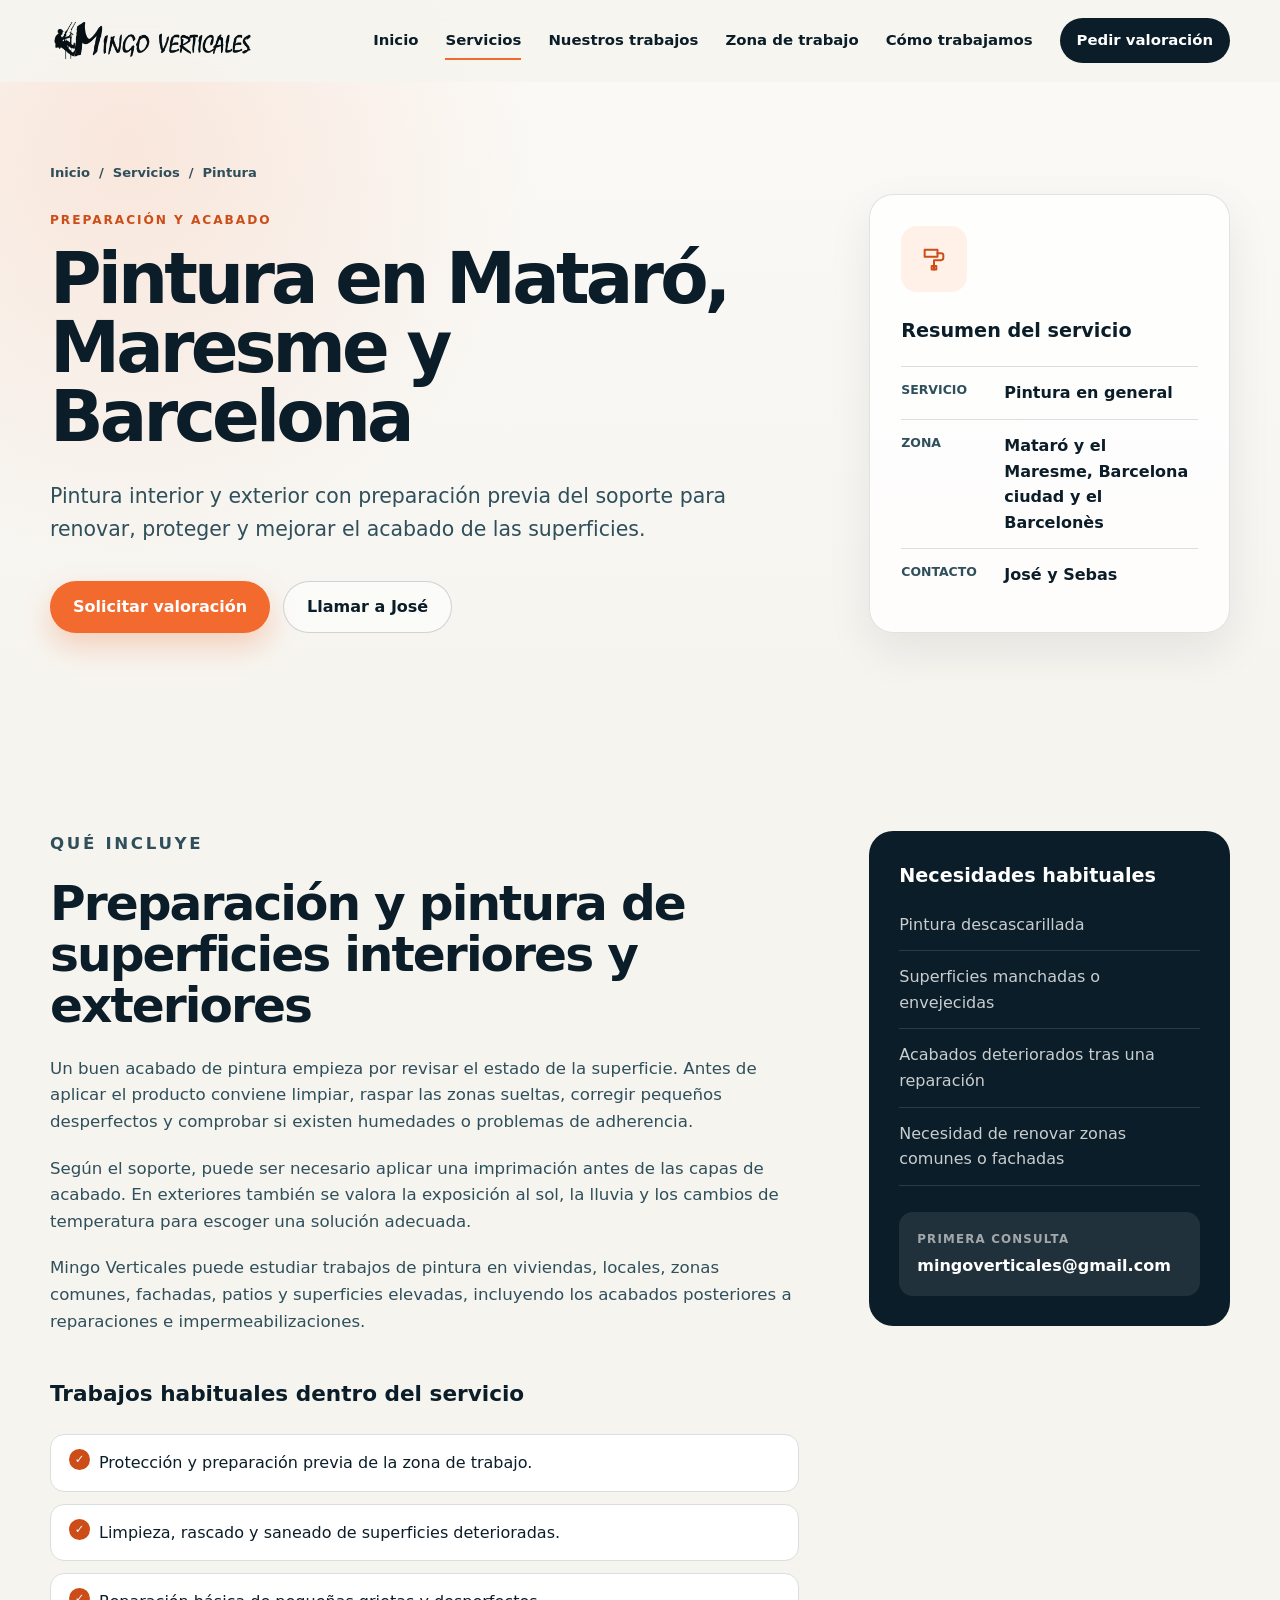
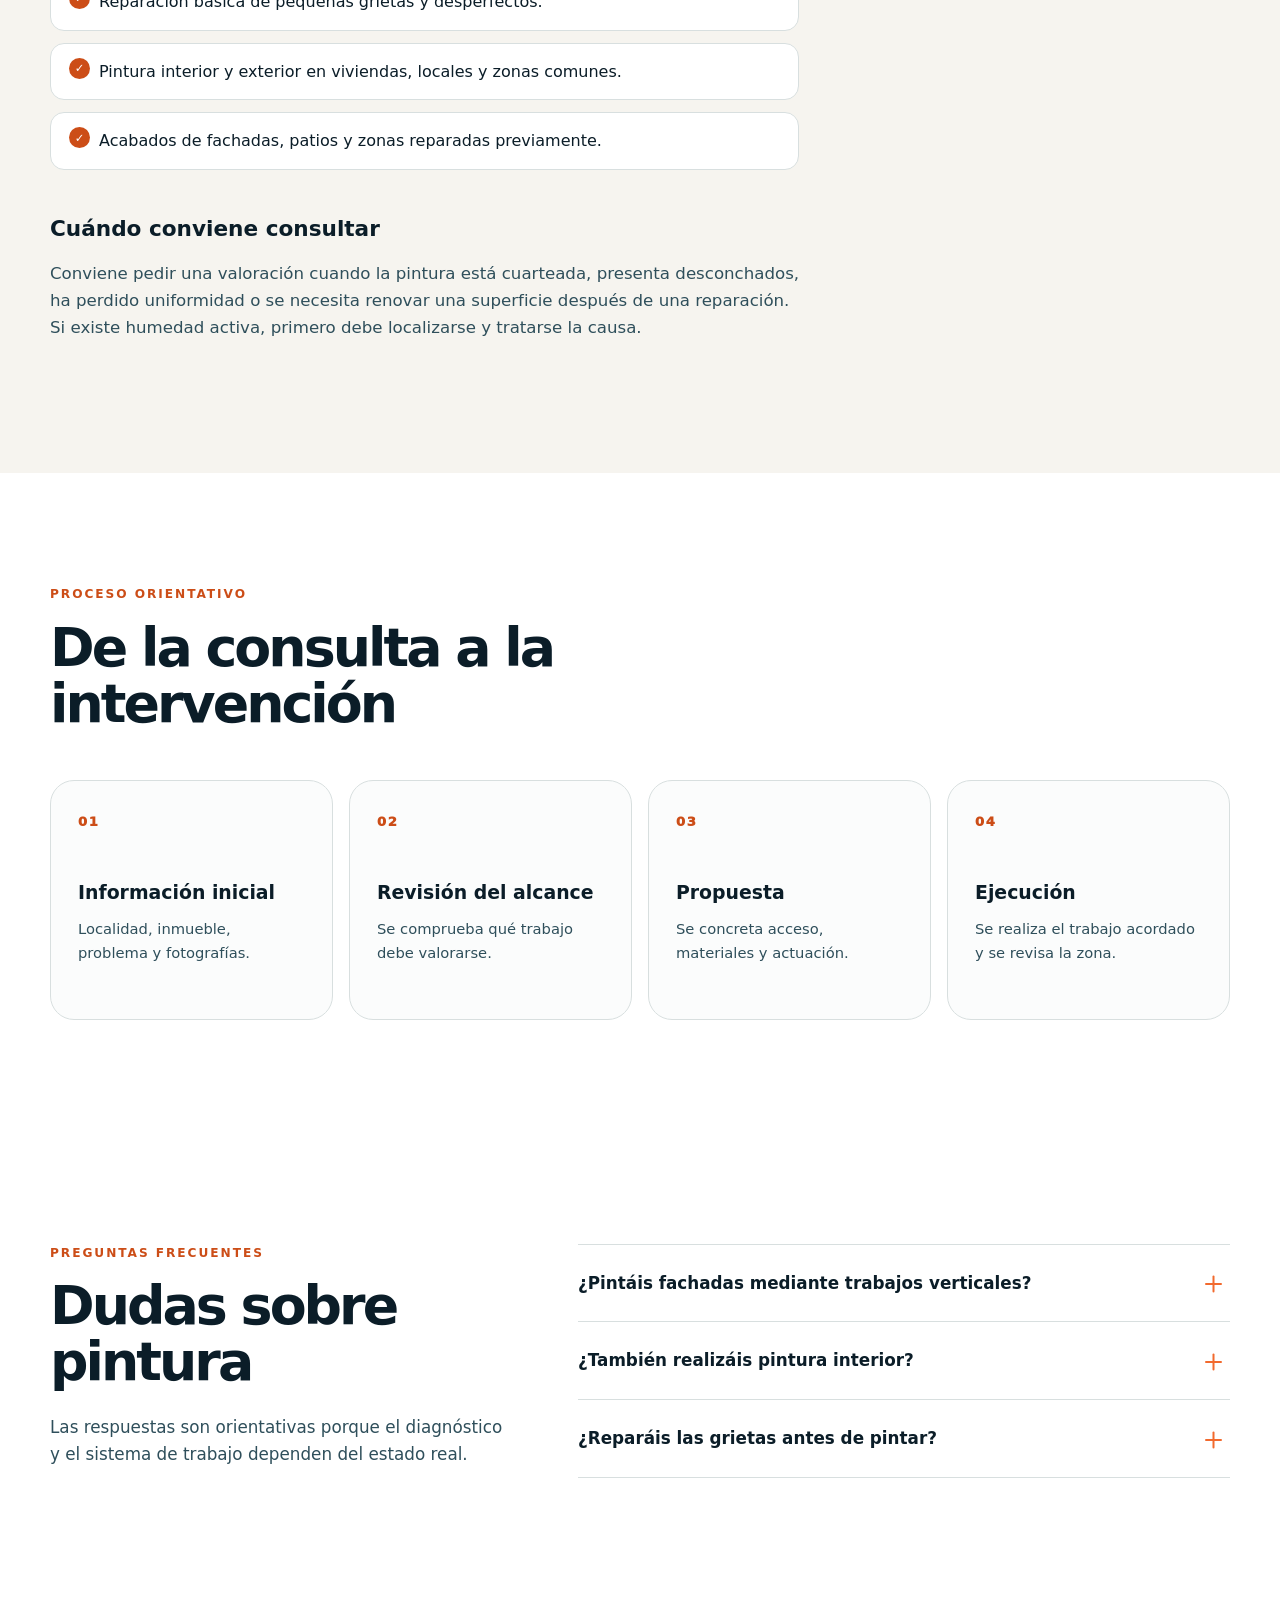
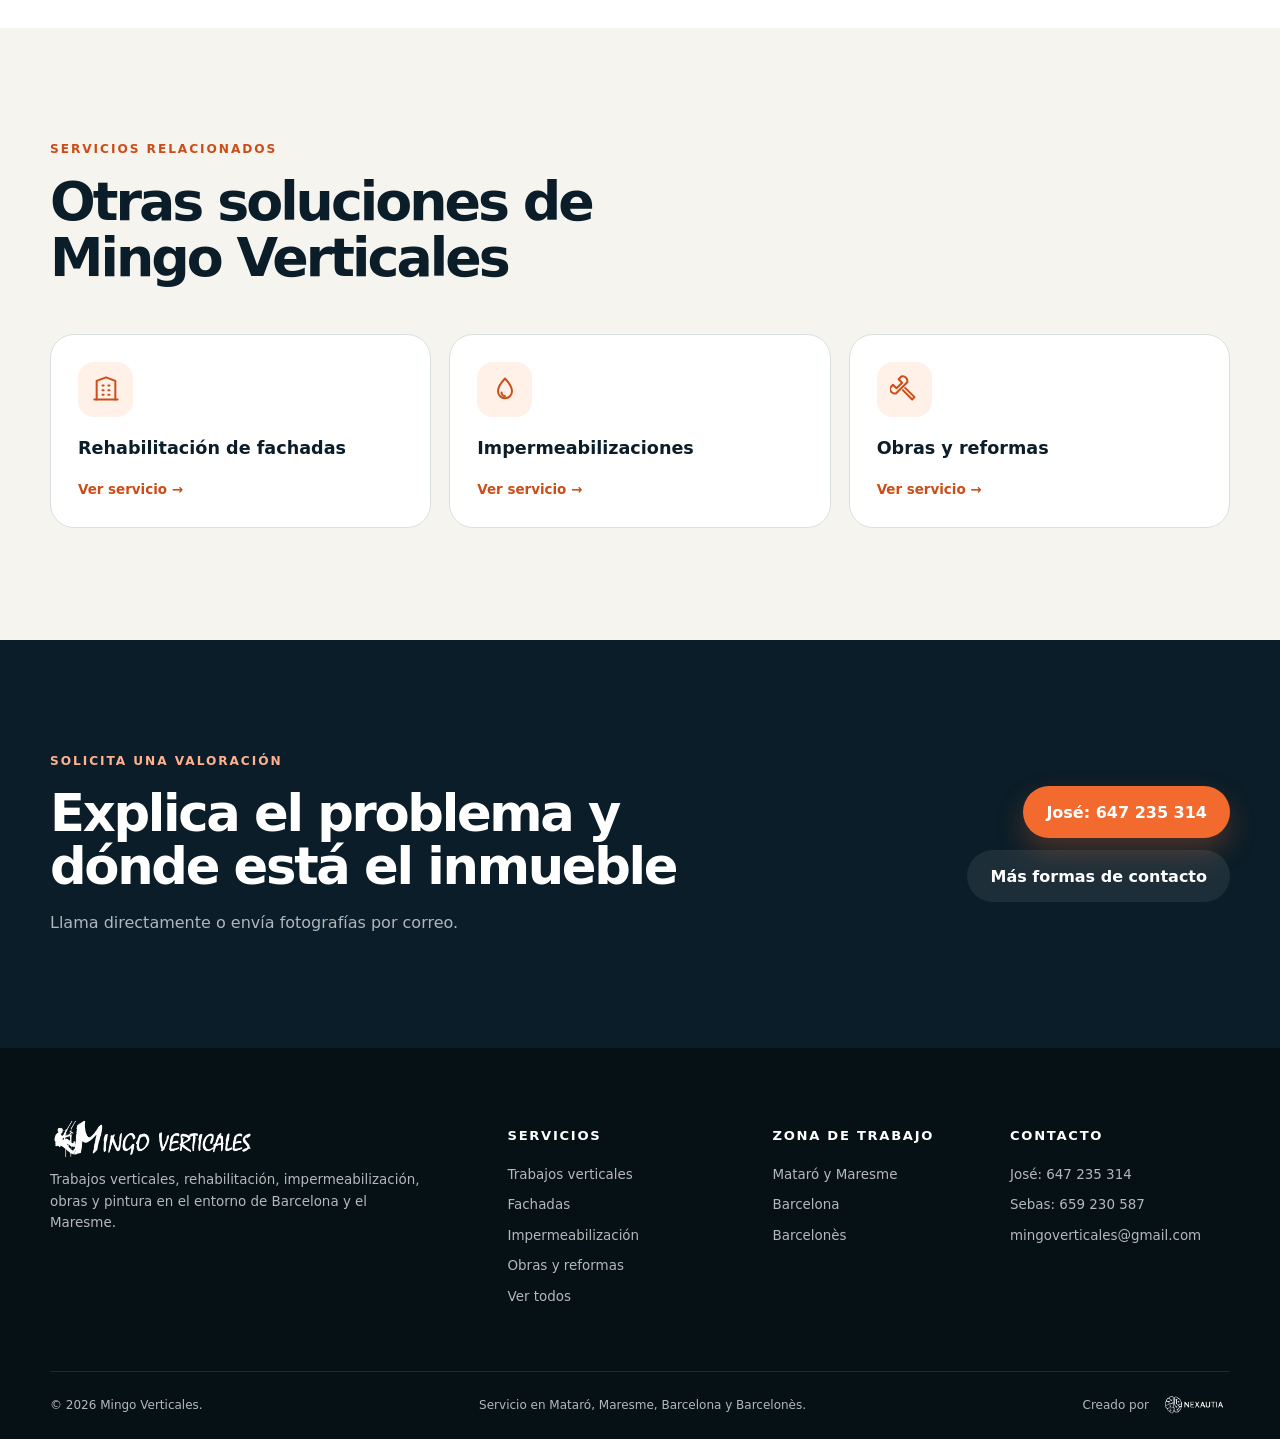
<file: servicios/pintura-general/index.html>
<!DOCTYPE html>
<html lang="es">
<head>
  <meta charset="UTF-8">
  <meta name="viewport" content="width=device-width, initial-scale=1.0">
  <meta name="theme-color" content="#0b1d28">
  <meta name="description" content="Trabajos de pintura interior y exterior en Mataró, Maresme, Barcelona y Barcelonès, con preparación previa de superficies y acabados.">
  <meta name="robots" content="index, follow, max-image-preview:large">
  <title>Pintura en Mataró, Maresme y Barcelona | Mingo Verticales</title>
  <meta property="og:type" content="article">
  <meta property="og:locale" content="es_ES">
  <meta property="og:site_name" content="Mingo Verticales">
  <meta property="og:title" content="Pintura en Mataró, Maresme y Barcelona | Mingo Verticales">
  <meta property="og:description" content="Trabajos de pintura interior y exterior en Mataró, Maresme, Barcelona y Barcelonès, con preparación previa de superficies y acabados.">
  <meta property="og:image" content="../../assets/operario-mingo-verticales.jpg">
  <meta name="twitter:card" content="summary_large_image">
  <link rel="icon" type="image/svg+xml" href="../../assets/mingo-icon-operario.png">
  <link rel="stylesheet" href="../../styles.css">
  <script src="../../script.js" defer></script>
  <script type="application/ld+json">
{
  "@context": "https://schema.org",
  "@type": "Service",
  "name": "Pintura en general",
  "serviceType": "Pintura en general",
  "description": "Trabajos de pintura interior y exterior en Mataró, Maresme, Barcelona y Barcelonès, con preparación previa de superficies y acabados.",
  "areaServed": [
    {
      "@type": "City",
      "name": "Mataró"
    },
    {
      "@type": "AdministrativeArea",
      "name": "Maresme"
    },
    {
      "@type": "City",
      "name": "Barcelona"
    },
    {
      "@type": "AdministrativeArea",
      "name": "Barcelonès"
    }
  ],
  "provider": {
    "@type": "HomeAndConstructionBusiness",
    "name": "Mingo Verticales",
    "email": "mailto:mingoverticales@gmail.com",
    "telephone": [
      "+34647235314",
      "+34659230587"
    ]
  }
}
  </script>
</head><body>
  <a class="skip-link" href="#contenido">Saltar al contenido</a>
  <header class="site-header">
    <div class="container header-inner">
      <a class="brand" href="../../index.html" aria-label="Mingo Verticales, inicio">
        <img class="brand-logo" src="../../assets/mingo-logo-operario.png" alt="Mingo Verticales" width="300" height="100">
      </a>
      <button class="menu-toggle" type="button" aria-expanded="false" aria-controls="main-nav" aria-label="Abrir menú">
        <span></span><span></span><span></span>
      </button>
      <nav class="main-nav" id="main-nav" aria-label="Navegación principal">
        <a href="../../index.html">Inicio</a> <a class="active" aria-current="page" href="../../servicios/">Servicios</a> <a href="../../trabajos/">Nuestros trabajos</a> <a href="../../index.html#zona">Zona de trabajo</a> <a href="../../index.html#como-trabajamos">Cómo trabajamos</a> <a class="nav-cta" href="../../contacto/">Pedir valoración</a>
      </nav>
    </div>
  </header>
  <main id="contenido">
    <section class="page-hero service-page-hero">
      <div class="container page-hero-grid">
        <div class="reveal">
          <nav class="breadcrumbs" aria-label="Migas de pan"><a href="../../index.html">Inicio</a><span aria-hidden="true">/</span><a href="../">Servicios</a><span aria-hidden="true">/</span><span aria-current="page">Pintura</span></nav>
          <p class="eyebrow">Preparación y acabado</p>
          <h1>Pintura en Mataró, Maresme y Barcelona</h1>
          <p class="page-lead">Pintura interior y exterior con preparación previa del soporte para renovar, proteger y mejorar el acabado de las superficies.</p>
          <div class="hero-actions"><a class="button button-primary" href="../../contacto/">Solicitar valoración</a><a class="button button-secondary" href="tel:+34647235314">Llamar a José</a></div>
        </div>
        <aside class="service-summary reveal">
          <span class="service-icon service-icon-large"><svg viewBox="0 0 24 24" aria-hidden="true"><path d="M4 4h11v6H4z"/><path d="M15 7h3a2 2 0 0 1 2 2v2a2 2 0 0 1-2 2h-6v8"/><path d="M10 18h4v3h-4z"/></svg></span>
          <h2>Resumen del servicio</h2>
          <dl><div><dt>Servicio</dt><dd>Pintura en general</dd></div><div><dt>Zona</dt><dd>Mataró y el Maresme, Barcelona ciudad y el Barcelonès</dd></div><div><dt>Contacto</dt><dd>José y Sebas</dd></div></dl>
        </aside>
      </div>
    </section>

    <section class="section service-content">
      <div class="container content-layout">
        <article class="article-content reveal">
          <p class="eyebrow">Qué incluye</p>
          <h2>Preparación y pintura de superficies interiores y exteriores</h2>
          <p>Un buen acabado de pintura empieza por revisar el estado de la superficie. Antes de aplicar el producto conviene limpiar, raspar las zonas sueltas, corregir pequeños desperfectos y comprobar si existen humedades o problemas de adherencia.</p>
          <p>Según el soporte, puede ser necesario aplicar una imprimación antes de las capas de acabado. En exteriores también se valora la exposición al sol, la lluvia y los cambios de temperatura para escoger una solución adecuada.</p>
          <p>Mingo Verticales puede estudiar trabajos de pintura en viviendas, locales, zonas comunes, fachadas, patios y superficies elevadas, incluyendo los acabados posteriores a reparaciones e impermeabilizaciones.</p>
          <h3>Trabajos habituales dentro del servicio</h3>
          <ul class="check-list"><li>Protección y preparación previa de la zona de trabajo.</li><li>Limpieza, rascado y saneado de superficies deterioradas.</li><li>Reparación básica de pequeñas grietas y desperfectos.</li><li>Pintura interior y exterior en viviendas, locales y zonas comunes.</li><li>Acabados de fachadas, patios y zonas reparadas previamente.</li></ul>
          <h3>Cuándo conviene consultar</h3>
          <p>Conviene pedir una valoración cuando la pintura está cuarteada, presenta desconchados, ha perdido uniformidad o se necesita renovar una superficie después de una reparación. Si existe humedad activa, primero debe localizarse y tratarse la causa.</p>
        </article>
        <aside class="problem-panel reveal"><h2>Necesidades habituales</h2><ul><li>Pintura descascarillada</li><li>Superficies manchadas o envejecidas</li><li>Acabados deteriorados tras una reparación</li><li>Necesidad de renovar zonas comunes o fachadas</li></ul><div class="problem-contact"><span>Primera consulta</span><a href="mailto:mingoverticales@gmail.com">mingoverticales@gmail.com</a></div></aside>
      </div>
    </section>

    <section class="section process-compact" aria-labelledby="process-service-title">
      <div class="container"><div class="section-heading compact reveal"><p class="eyebrow">Proceso orientativo</p><h2 id="process-service-title">De la consulta a la intervención</h2></div><ol class="steps-grid"><li class="reveal"><span>01</span><h3>Información inicial</h3><p>Localidad, inmueble, problema y fotografías.</p></li><li class="reveal"><span>02</span><h3>Revisión del alcance</h3><p>Se comprueba qué trabajo debe valorarse.</p></li><li class="reveal"><span>03</span><h3>Propuesta</h3><p>Se concreta acceso, materiales y actuación.</p></li><li class="reveal"><span>04</span><h3>Ejecución</h3><p>Se realiza el trabajo acordado y se revisa la zona.</p></li></ol></div>
    </section>

    <section class="section faq" aria-labelledby="service-faq-title"><div class="container faq-layout"><div class="section-heading compact reveal"><p class="eyebrow">Preguntas frecuentes</p><h2 id="service-faq-title">Dudas sobre pintura</h2><p>Las respuestas son orientativas porque el diagnóstico y el sistema de trabajo dependen del estado real.</p></div><div class="faq-list"><details class="reveal"><summary>¿Pintáis fachadas mediante trabajos verticales?</summary><p>Se puede valorar cuando la zona, el soporte y las condiciones de acceso permiten utilizar técnicas verticales de forma adecuada.</p></details><details class="reveal"><summary>¿También realizáis pintura interior?</summary><p>La tarjeta de la empresa indica pintura en general. El tipo de espacio y el alcance se confirman antes de preparar la propuesta.</p></details><details class="reveal"><summary>¿Reparáis las grietas antes de pintar?</summary><p>Se pueden realizar preparaciones y reparaciones superficiales. Cuando una grieta pueda tener una causa estructural o activa, conviene una evaluación técnica antes de limitarse a cubrirla.</p></details></div></div></section>

    <section class="section related-services"><div class="container"><div class="section-heading compact reveal"><p class="eyebrow">Servicios relacionados</p><h2>Otras soluciones de Mingo Verticales</h2></div><div class="related-grid reveal"><a class="related-card" href="../rehabilitacion-fachadas/"><span class="service-icon"><svg viewBox="0 0 24 24" aria-hidden="true"><path d="M4 21V5l8-3 8 3v16"/><path d="M9 9h1M14 9h1M9 13h1M14 13h1M9 17h1M14 17h1M2 21h20"/></svg></span><strong>Rehabilitación de fachadas</strong><span>Ver servicio →</span></a><a class="related-card" href="../impermeabilizaciones/"><span class="service-icon"><svg viewBox="0 0 24 24" aria-hidden="true"><path d="M12 3s6 6.2 6 11a6 6 0 0 1-12 0c0-4.8 6-11 6-11Z"/><path d="M9 15a3 3 0 0 0 3 3"/></svg></span><strong>Impermeabilizaciones</strong><span>Ver servicio →</span></a><a class="related-card" href="../obras-reformas/"><span class="service-icon"><svg viewBox="0 0 24 24" aria-hidden="true"><path d="M14.7 6.3a4 4 0 0 0-5-5L7.4 3.6l3 3-4.8 4.8-3-3-2.3 2.3a4 4 0 0 0 5 5L15 6"/><path d="m13 11 8 8-2 2-8-8"/></svg></span><strong>Obras y reformas</strong><span>Ver servicio →</span></a></div></div></section>

    <section class="section cta-band"><div class="container cta-band-inner reveal"><div><p class="eyebrow eyebrow-light">Solicita una valoración</p><h2>Explica el problema y dónde está el inmueble</h2><p>Llama directamente o envía fotografías por correo.</p></div><div class="cta-actions"><a class="button button-primary" href="tel:+34647235314">José: 647 235 314</a><a class="button button-light" href="../../contacto/">Más formas de contacto</a></div></div></section>
  </main>
  <footer class="site-footer">
    <div class="container footer-grid">
      <div>
        <a class="brand brand-footer" href="../../index.html" aria-label="Mingo Verticales, inicio">
          <img class="brand-logo" src="../../assets/mingo-logo-operario-blanco.png" alt="Mingo Verticales" width="300" height="100">
        </a>
        <p>Trabajos verticales, rehabilitación, impermeabilización, obras y pintura en el entorno de Barcelona y el Maresme.</p>
      </div>
      <div>
        <h2>Servicios</h2>
        <a href="../../servicios/trabajos-verticales/">Trabajos verticales</a><a href="../../servicios/rehabilitacion-fachadas/">Fachadas</a><a href="../../servicios/impermeabilizaciones/">Impermeabilización</a><a href="../../servicios/obras-reformas/">Obras y reformas</a>
        <a href="../../servicios/">Ver todos</a>
      </div>
      <div>
        <h2>Zona de trabajo</h2>
        <p>Mataró y Maresme</p>
        <p>Barcelona</p>
        <p>Barcelonès</p>
      </div>
      <div>
        <h2>Contacto</h2>
        <a href="tel:+34647235314">José: 647 235 314</a>
        <a href="tel:+34659230587">Sebas: 659 230 587</a>
        <a href="mailto:mingoverticales@gmail.com">mingoverticales@gmail.com</a>
      </div>
    </div>
    <div class="container footer-bottom">
      <p>© <span id="current-year"></span> Mingo Verticales.</p>
      <p>Servicio en Mataró, Maresme, Barcelona y Barcelonès.</p>
      <p class="footer-credit">Creado por <a href="https://www.nexautia.com" target="_blank" rel="noopener noreferrer" aria-label="Nexautia, abrir en una nueva pestaña"><img src="../../assets/nexautia-logo.svg" alt="Nexautia" width="74" height="22"></a></p>
    </div>
  </footer>
</body>
</html>
</file>
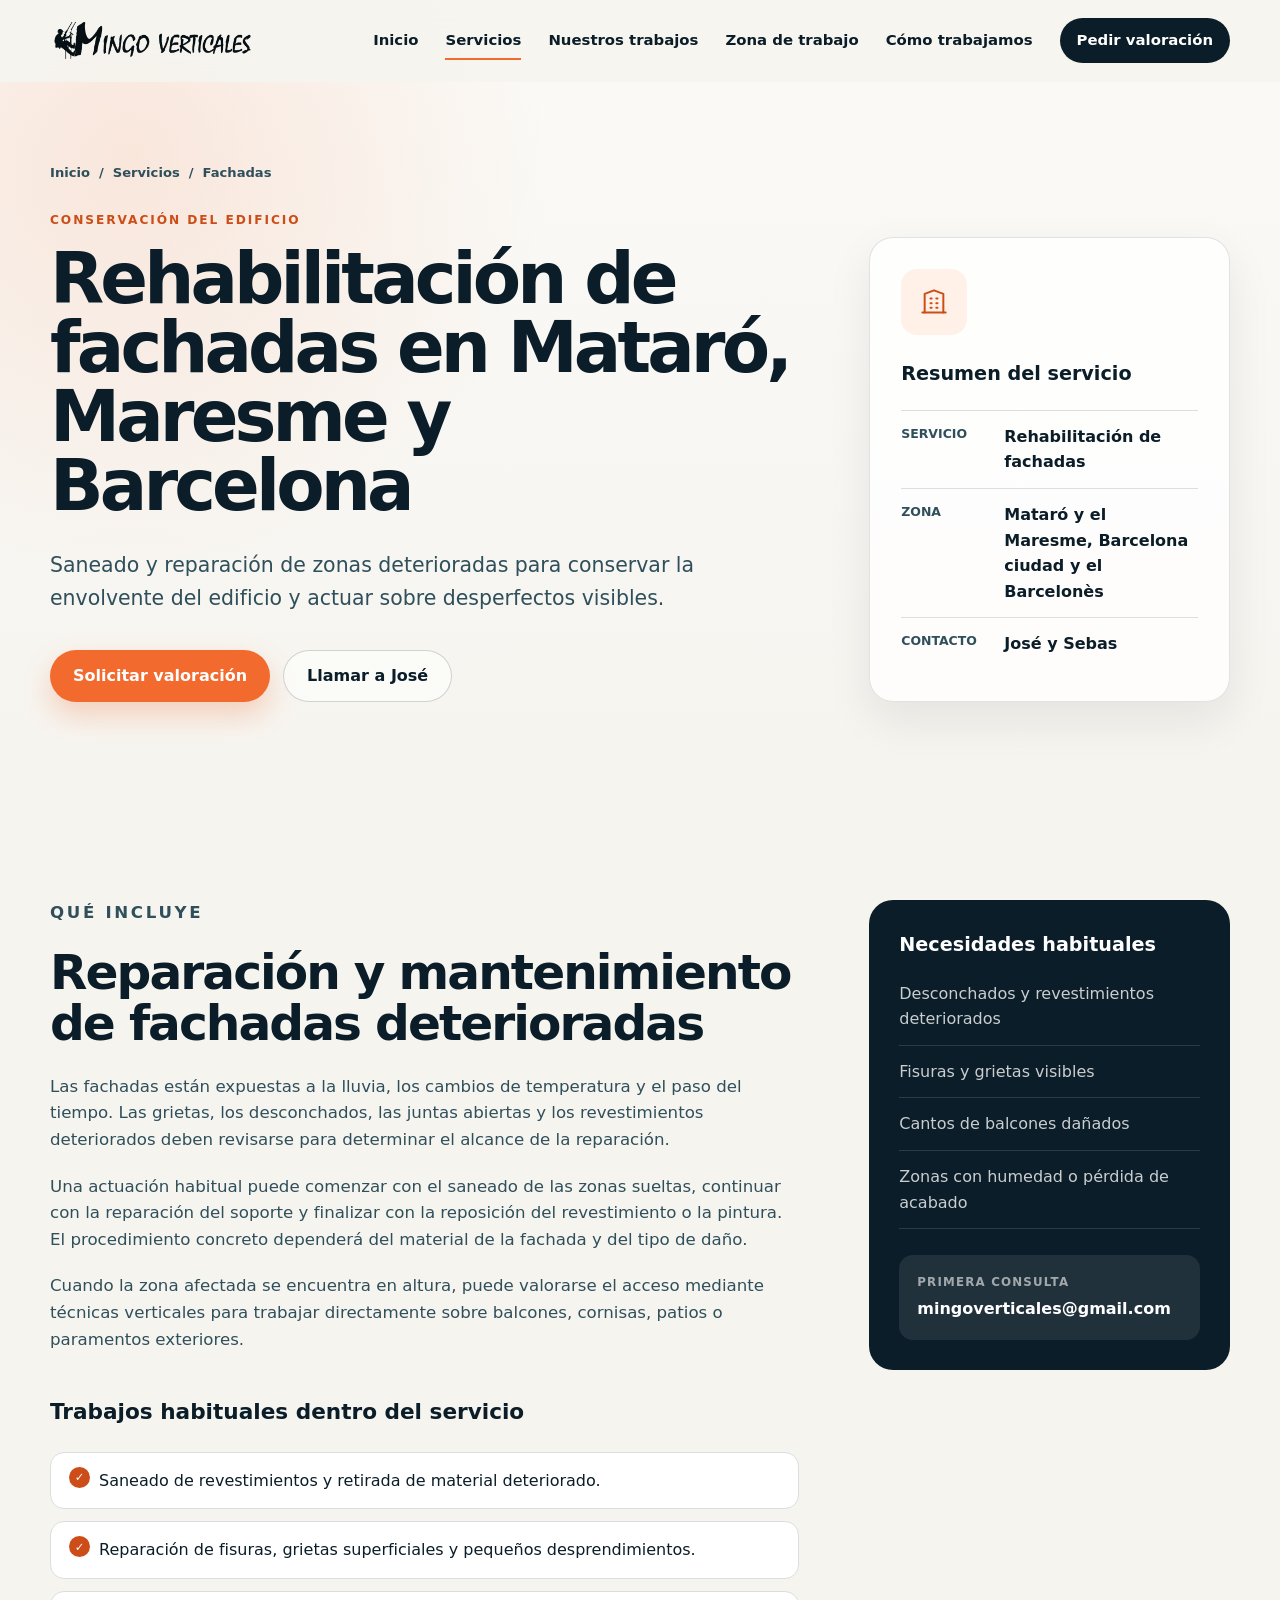
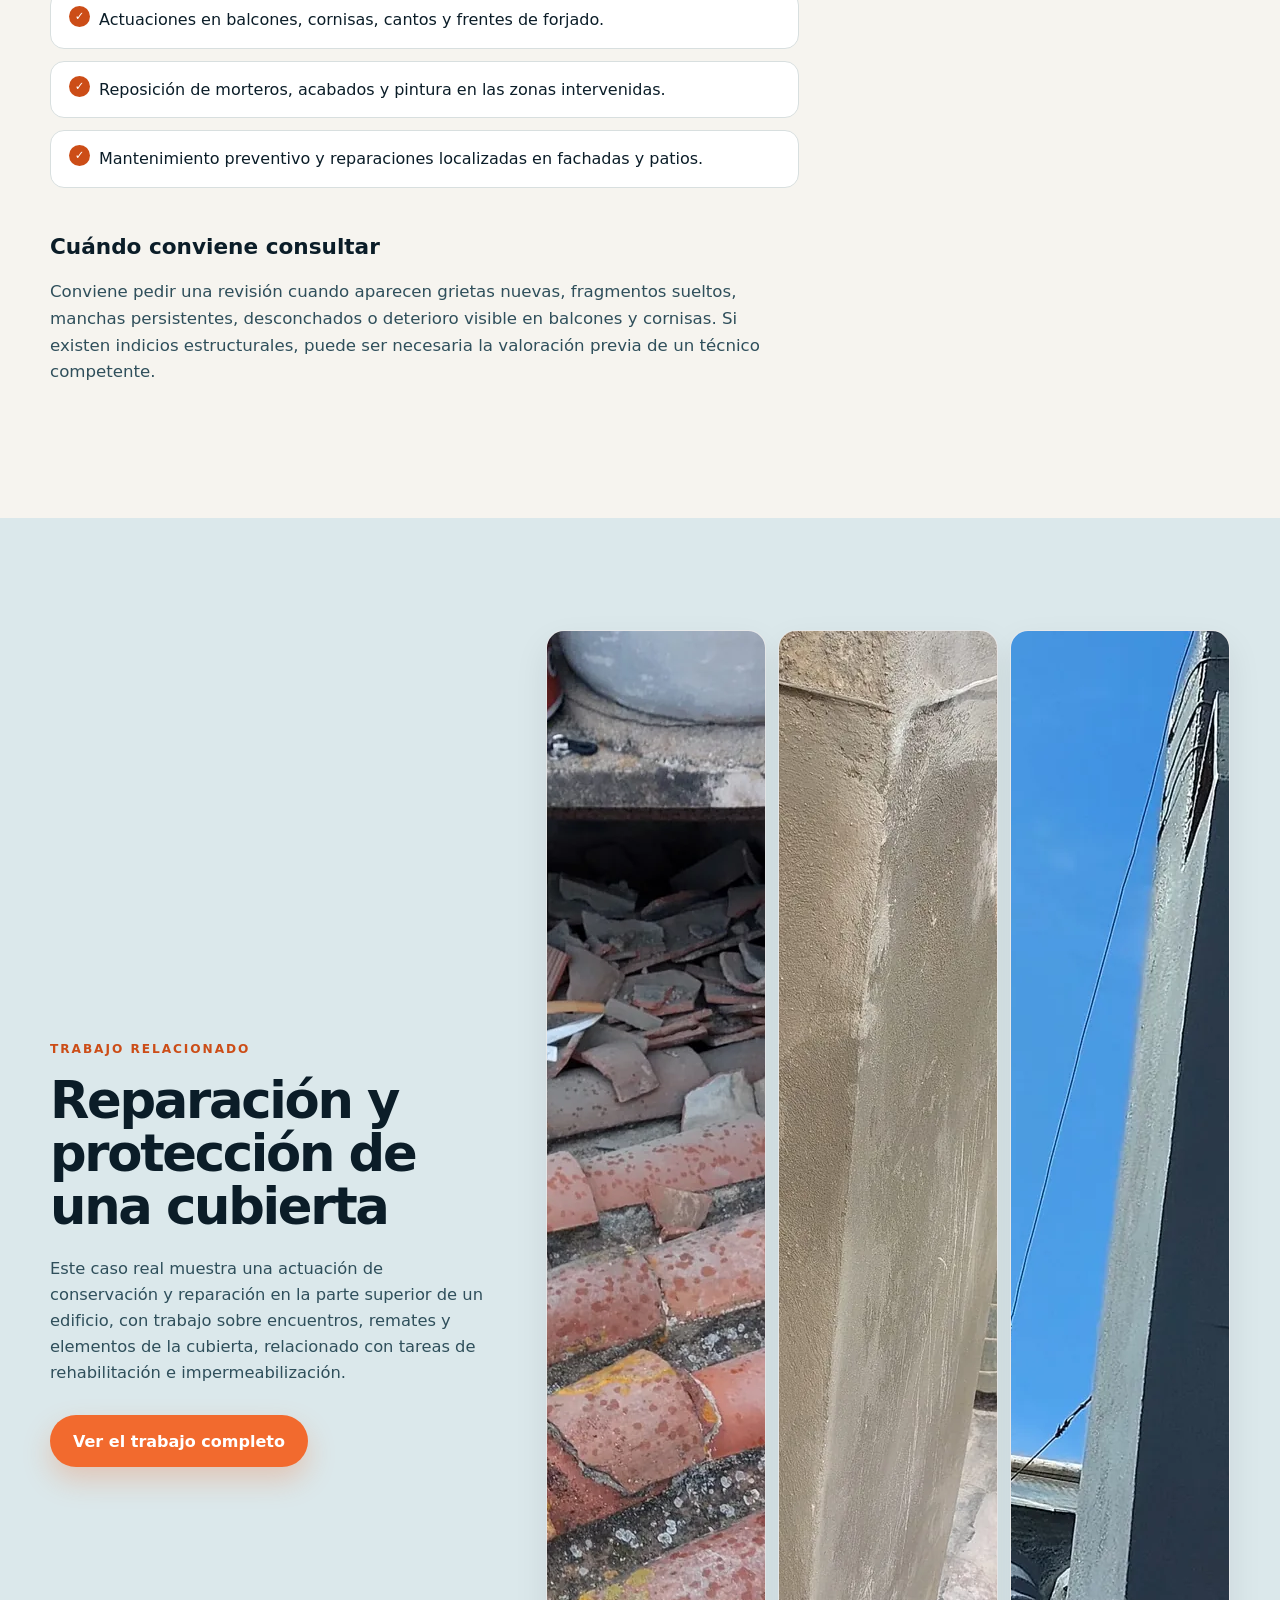
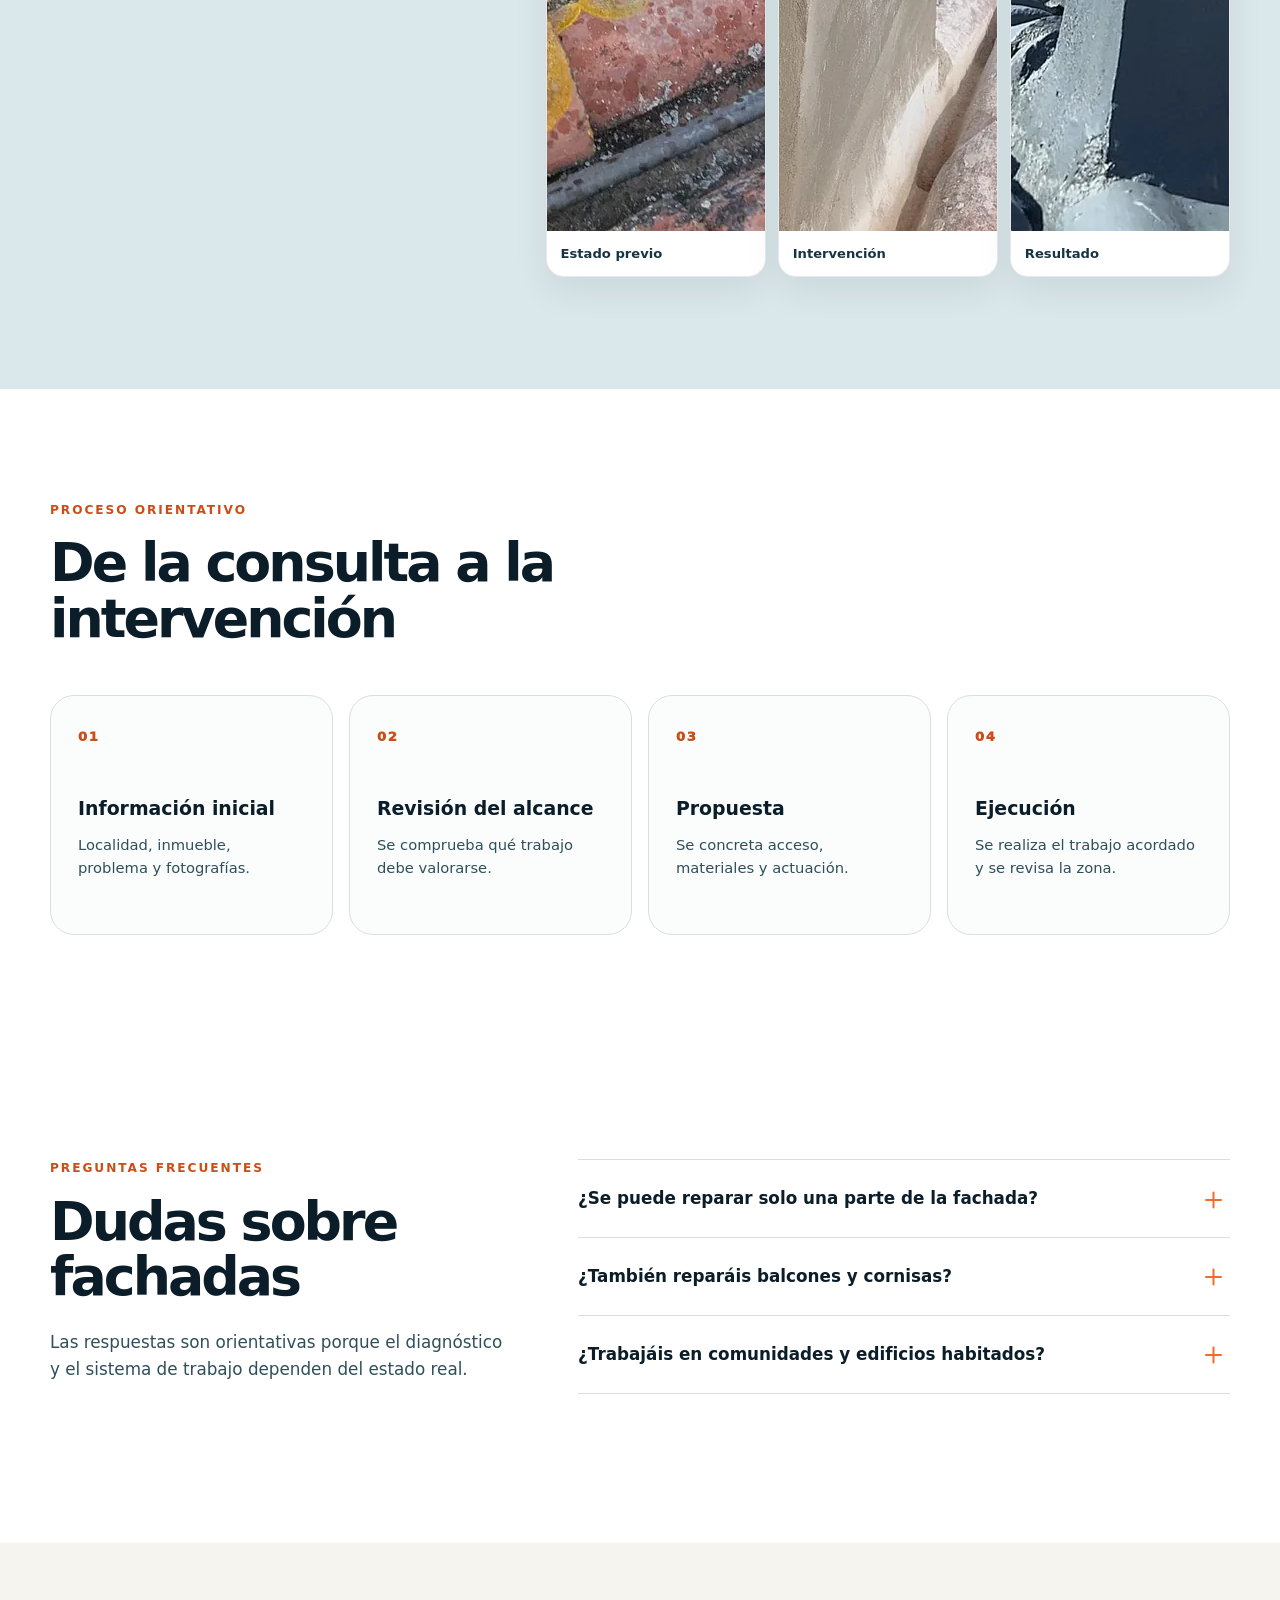
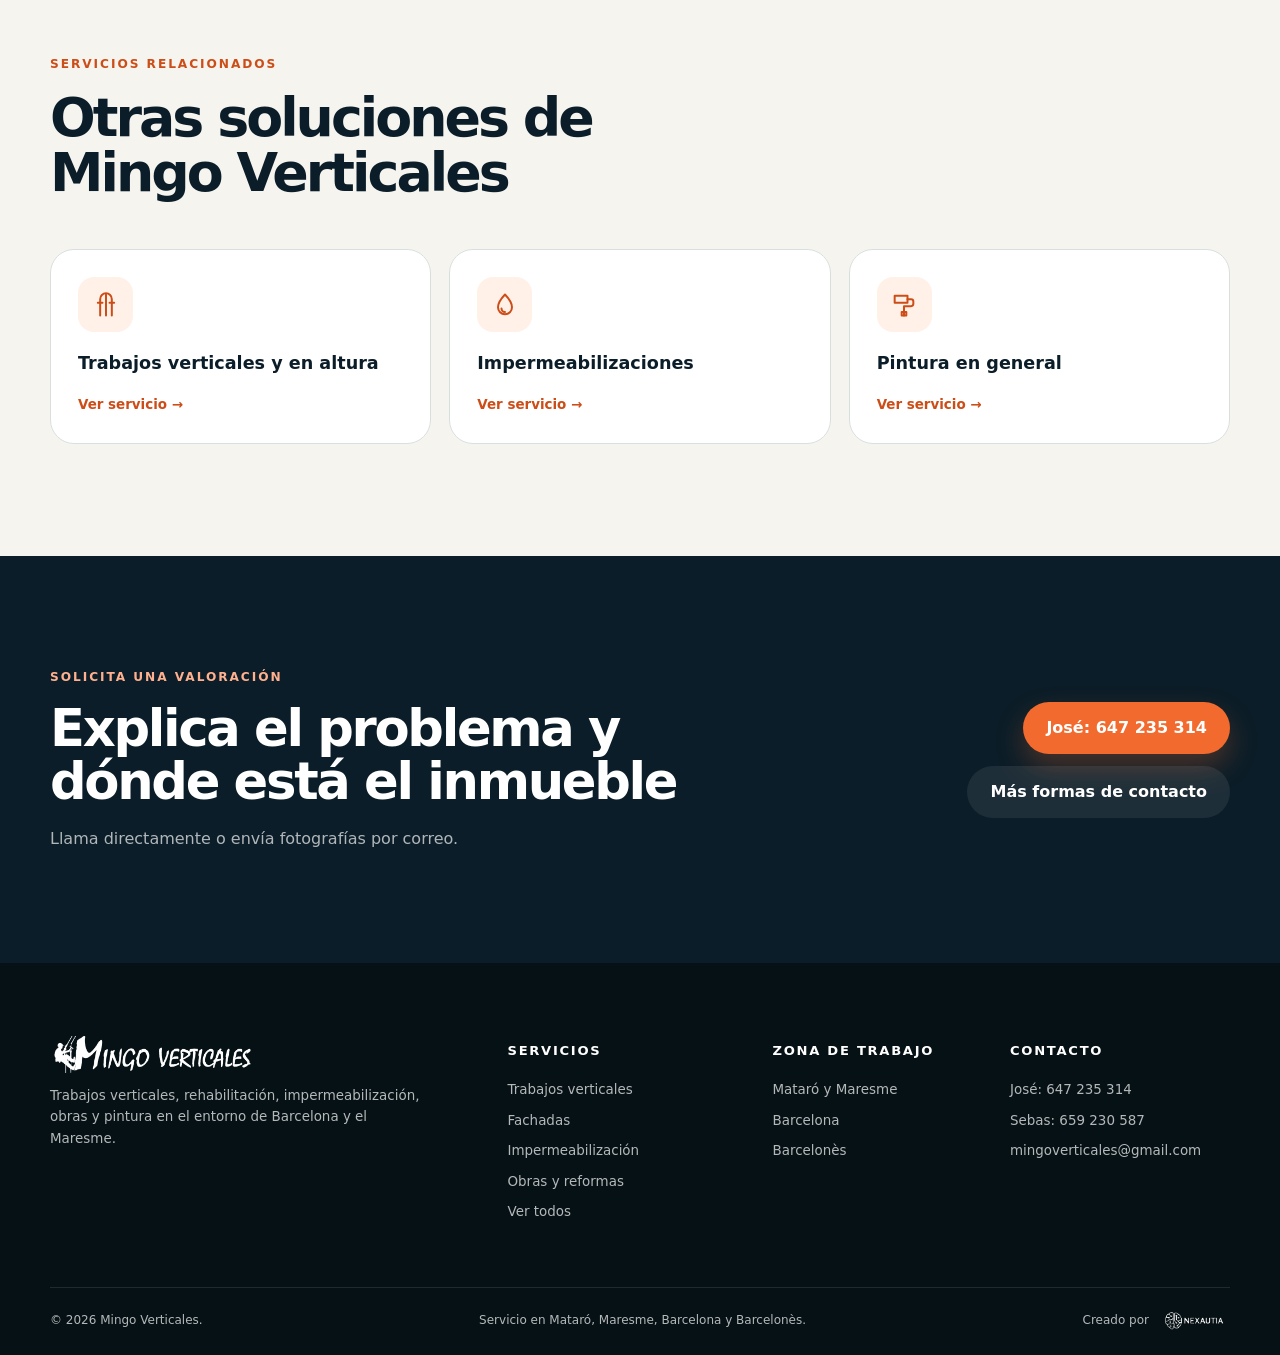
<file: servicios/rehabilitacion-fachadas/index.html>
<!DOCTYPE html>
<html lang="es">
<head>
  <meta charset="UTF-8">
  <meta name="viewport" content="width=device-width, initial-scale=1.0">
  <meta name="theme-color" content="#0b1d28">
  <meta name="description" content="Rehabilitación y reparación de fachadas en Mataró, Maresme, Barcelona y Barcelonès: saneado, grietas, revestimientos y mantenimiento.">
  <meta name="robots" content="index, follow, max-image-preview:large">
  <title>Rehabilitación de fachadas en Mataró | Mingo Verticales</title>
  <meta property="og:type" content="article">
  <meta property="og:locale" content="es_ES">
  <meta property="og:site_name" content="Mingo Verticales">
  <meta property="og:title" content="Rehabilitación de fachadas en Mataró | Mingo Verticales">
  <meta property="og:description" content="Rehabilitación y reparación de fachadas en Mataró, Maresme, Barcelona y Barcelonès: saneado, grietas, revestimientos y mantenimiento.">
  <meta property="og:image" content="../../assets/operario-mingo-verticales.jpg">
  <meta name="twitter:card" content="summary_large_image">
  <link rel="icon" type="image/svg+xml" href="../../assets/mingo-icon-operario.png">
  <link rel="stylesheet" href="../../styles.css">
  <script src="../../script.js" defer></script>
  <script type="application/ld+json">
{
  "@context": "https://schema.org",
  "@type": "Service",
  "name": "Rehabilitación de fachadas",
  "serviceType": "Rehabilitación de fachadas",
  "description": "Rehabilitación y reparación de fachadas en Mataró, Maresme, Barcelona y Barcelonès: saneado, grietas, revestimientos y mantenimiento.",
  "areaServed": [
    {
      "@type": "City",
      "name": "Mataró"
    },
    {
      "@type": "AdministrativeArea",
      "name": "Maresme"
    },
    {
      "@type": "City",
      "name": "Barcelona"
    },
    {
      "@type": "AdministrativeArea",
      "name": "Barcelonès"
    }
  ],
  "provider": {
    "@type": "HomeAndConstructionBusiness",
    "name": "Mingo Verticales",
    "email": "mailto:mingoverticales@gmail.com",
    "telephone": [
      "+34647235314",
      "+34659230587"
    ]
  }
}
  </script>
</head><body>
  <a class="skip-link" href="#contenido">Saltar al contenido</a>
  <header class="site-header">
    <div class="container header-inner">
      <a class="brand" href="../../index.html" aria-label="Mingo Verticales, inicio">
        <img class="brand-logo" src="../../assets/mingo-logo-operario.png" alt="Mingo Verticales" width="300" height="100">
      </a>
      <button class="menu-toggle" type="button" aria-expanded="false" aria-controls="main-nav" aria-label="Abrir menú">
        <span></span><span></span><span></span>
      </button>
      <nav class="main-nav" id="main-nav" aria-label="Navegación principal">
        <a href="../../index.html">Inicio</a> <a class="active" aria-current="page" href="../../servicios/">Servicios</a> <a href="../../trabajos/">Nuestros trabajos</a> <a href="../../index.html#zona">Zona de trabajo</a> <a href="../../index.html#como-trabajamos">Cómo trabajamos</a> <a class="nav-cta" href="../../contacto/">Pedir valoración</a>
      </nav>
    </div>
  </header>
  <main id="contenido">
    <section class="page-hero service-page-hero">
      <div class="container page-hero-grid">
        <div class="reveal">
          <nav class="breadcrumbs" aria-label="Migas de pan"><a href="../../index.html">Inicio</a><span aria-hidden="true">/</span><a href="../">Servicios</a><span aria-hidden="true">/</span><span aria-current="page">Fachadas</span></nav>
          <p class="eyebrow">Conservación del edificio</p>
          <h1>Rehabilitación de fachadas en Mataró, Maresme y Barcelona</h1>
          <p class="page-lead">Saneado y reparación de zonas deterioradas para conservar la envolvente del edificio y actuar sobre desperfectos visibles.</p>
          <div class="hero-actions"><a class="button button-primary" href="../../contacto/">Solicitar valoración</a><a class="button button-secondary" href="tel:+34647235314">Llamar a José</a></div>
        </div>
        <aside class="service-summary reveal">
          <span class="service-icon service-icon-large"><svg viewBox="0 0 24 24" aria-hidden="true"><path d="M4 21V5l8-3 8 3v16"/><path d="M9 9h1M14 9h1M9 13h1M14 13h1M9 17h1M14 17h1M2 21h20"/></svg></span>
          <h2>Resumen del servicio</h2>
          <dl><div><dt>Servicio</dt><dd>Rehabilitación de fachadas</dd></div><div><dt>Zona</dt><dd>Mataró y el Maresme, Barcelona ciudad y el Barcelonès</dd></div><div><dt>Contacto</dt><dd>José y Sebas</dd></div></dl>
        </aside>
      </div>
    </section>

    <section class="section service-content">
      <div class="container content-layout">
        <article class="article-content reveal">
          <p class="eyebrow">Qué incluye</p>
          <h2>Reparación y mantenimiento de fachadas deterioradas</h2>
          <p>Las fachadas están expuestas a la lluvia, los cambios de temperatura y el paso del tiempo. Las grietas, los desconchados, las juntas abiertas y los revestimientos deteriorados deben revisarse para determinar el alcance de la reparación.</p>
          <p>Una actuación habitual puede comenzar con el saneado de las zonas sueltas, continuar con la reparación del soporte y finalizar con la reposición del revestimiento o la pintura. El procedimiento concreto dependerá del material de la fachada y del tipo de daño.</p>
          <p>Cuando la zona afectada se encuentra en altura, puede valorarse el acceso mediante técnicas verticales para trabajar directamente sobre balcones, cornisas, patios o paramentos exteriores.</p>
          <h3>Trabajos habituales dentro del servicio</h3>
          <ul class="check-list"><li>Saneado de revestimientos y retirada de material deteriorado.</li><li>Reparación de fisuras, grietas superficiales y pequeños desprendimientos.</li><li>Actuaciones en balcones, cornisas, cantos y frentes de forjado.</li><li>Reposición de morteros, acabados y pintura en las zonas intervenidas.</li><li>Mantenimiento preventivo y reparaciones localizadas en fachadas y patios.</li></ul>
          <h3>Cuándo conviene consultar</h3>
          <p>Conviene pedir una revisión cuando aparecen grietas nuevas, fragmentos sueltos, manchas persistentes, desconchados o deterioro visible en balcones y cornisas. Si existen indicios estructurales, puede ser necesaria la valoración previa de un técnico competente.</p>
        </article>
        <aside class="problem-panel reveal"><h2>Necesidades habituales</h2><ul><li>Desconchados y revestimientos deteriorados</li><li>Fisuras y grietas visibles</li><li>Cantos de balcones dañados</li><li>Zonas con humedad o pérdida de acabado</li></ul><div class="problem-contact"><span>Primera consulta</span><a href="mailto:mingoverticales@gmail.com">mingoverticales@gmail.com</a></div></aside>
      </div>
    </section>

    <section class="section featured-work" aria-labelledby="featured-work-rehab-title">
      <div class="container featured-work-inner">
        <div class="featured-work-copy reveal">
          <p class="eyebrow">Trabajo relacionado</p>
          <h2 id="featured-work-rehab-title">Reparación y protección de una cubierta</h2>
          <p>Este caso real muestra una actuación de conservación y reparación en la parte superior de un edificio, con trabajo sobre encuentros, remates y elementos de la cubierta, relacionado con tareas de rehabilitación e impermeabilización.</p>
          <a class="button button-primary" href="../../trabajos/reparacion-impermeabilizacion-cubierta/">Ver el trabajo completo</a>
        </div>
        <div class="featured-work-gallery reveal" aria-label="Antes, intervención y resultado del trabajo">
          <figure><img src="../../assets/trabajos/cubierta-impermeabilizacion/estado-previo-01.webp" alt="Estado previo de la cubierta antes de la reparación" width="1200" height="1200" loading="lazy"><figcaption>Estado previo</figcaption></figure>
          <figure><img src="../../assets/trabajos/cubierta-impermeabilizacion/reparacion-03.webp" alt="Elemento de la cubierta durante los trabajos de reparación" width="1200" height="1200" loading="lazy"><figcaption>Intervención</figcaption></figure>
          <figure><img src="../../assets/trabajos/cubierta-impermeabilizacion/resultado-02.webp" alt="Chimenea y cubierta después de la intervención" width="1200" height="1200" loading="lazy"><figcaption>Resultado</figcaption></figure>
        </div>
      </div>
    </section>

    <section class="section process-compact" aria-labelledby="process-service-title">
      <div class="container"><div class="section-heading compact reveal"><p class="eyebrow">Proceso orientativo</p><h2 id="process-service-title">De la consulta a la intervención</h2></div><ol class="steps-grid"><li class="reveal"><span>01</span><h3>Información inicial</h3><p>Localidad, inmueble, problema y fotografías.</p></li><li class="reveal"><span>02</span><h3>Revisión del alcance</h3><p>Se comprueba qué trabajo debe valorarse.</p></li><li class="reveal"><span>03</span><h3>Propuesta</h3><p>Se concreta acceso, materiales y actuación.</p></li><li class="reveal"><span>04</span><h3>Ejecución</h3><p>Se realiza el trabajo acordado y se revisa la zona.</p></li></ol></div>
    </section>

    <section class="section faq" aria-labelledby="service-faq-title"><div class="container faq-layout"><div class="section-heading compact reveal"><p class="eyebrow">Preguntas frecuentes</p><h2 id="service-faq-title">Dudas sobre fachadas</h2><p>Las respuestas son orientativas porque el diagnóstico y el sistema de trabajo dependen del estado real.</p></div><div class="faq-list"><details class="reveal"><summary>¿Se puede reparar solo una parte de la fachada?</summary><p>Sí, cuando el daño está localizado y la revisión confirma que una actuación puntual es suficiente. En otros casos puede ser más conveniente ampliar el saneado o estudiar el conjunto de la fachada.</p></details><details class="reveal"><summary>¿También reparáis balcones y cornisas?</summary><p>Se pueden valorar saneados y reparaciones en cantos de balcones, cornisas y otros elementos exteriores, siempre según el estado real y el acceso disponible.</p></details><details class="reveal"><summary>¿Trabajáis en comunidades y edificios habitados?</summary><p>Sí. La propuesta y la organización de los trabajos deben tener en cuenta los accesos, las zonas de paso y la protección del entorno.</p></details></div></div></section>

    <section class="section related-services"><div class="container"><div class="section-heading compact reveal"><p class="eyebrow">Servicios relacionados</p><h2>Otras soluciones de Mingo Verticales</h2></div><div class="related-grid reveal"><a class="related-card" href="../trabajos-verticales/"><span class="service-icon"><svg viewBox="0 0 24 24" aria-hidden="true"><path d="M7 21V7a5 5 0 0 1 10 0v14"/><path d="M5 10h4M15 10h4M12 3v18"/></svg></span><strong>Trabajos verticales y en altura</strong><span>Ver servicio →</span></a><a class="related-card" href="../impermeabilizaciones/"><span class="service-icon"><svg viewBox="0 0 24 24" aria-hidden="true"><path d="M12 3s6 6.2 6 11a6 6 0 0 1-12 0c0-4.8 6-11 6-11Z"/><path d="M9 15a3 3 0 0 0 3 3"/></svg></span><strong>Impermeabilizaciones</strong><span>Ver servicio →</span></a><a class="related-card" href="../pintura-general/"><span class="service-icon"><svg viewBox="0 0 24 24" aria-hidden="true"><path d="M4 4h11v6H4z"/><path d="M15 7h3a2 2 0 0 1 2 2v2a2 2 0 0 1-2 2h-6v8"/><path d="M10 18h4v3h-4z"/></svg></span><strong>Pintura en general</strong><span>Ver servicio →</span></a></div></div></section>

    <section class="section cta-band"><div class="container cta-band-inner reveal"><div><p class="eyebrow eyebrow-light">Solicita una valoración</p><h2>Explica el problema y dónde está el inmueble</h2><p>Llama directamente o envía fotografías por correo.</p></div><div class="cta-actions"><a class="button button-primary" href="tel:+34647235314">José: 647 235 314</a><a class="button button-light" href="../../contacto/">Más formas de contacto</a></div></div></section>
  </main>
  <footer class="site-footer">
    <div class="container footer-grid">
      <div>
        <a class="brand brand-footer" href="../../index.html" aria-label="Mingo Verticales, inicio">
          <img class="brand-logo" src="../../assets/mingo-logo-operario-blanco.png" alt="Mingo Verticales" width="300" height="100">
        </a>
        <p>Trabajos verticales, rehabilitación, impermeabilización, obras y pintura en el entorno de Barcelona y el Maresme.</p>
      </div>
      <div>
        <h2>Servicios</h2>
        <a href="../../servicios/trabajos-verticales/">Trabajos verticales</a><a href="../../servicios/rehabilitacion-fachadas/">Fachadas</a><a href="../../servicios/impermeabilizaciones/">Impermeabilización</a><a href="../../servicios/obras-reformas/">Obras y reformas</a>
        <a href="../../servicios/">Ver todos</a>
      </div>
      <div>
        <h2>Zona de trabajo</h2>
        <p>Mataró y Maresme</p>
        <p>Barcelona</p>
        <p>Barcelonès</p>
      </div>
      <div>
        <h2>Contacto</h2>
        <a href="tel:+34647235314">José: 647 235 314</a>
        <a href="tel:+34659230587">Sebas: 659 230 587</a>
        <a href="mailto:mingoverticales@gmail.com">mingoverticales@gmail.com</a>
      </div>
    </div>
    <div class="container footer-bottom">
      <p>© <span id="current-year"></span> Mingo Verticales.</p>
      <p>Servicio en Mataró, Maresme, Barcelona y Barcelonès.</p>
      <p class="footer-credit">Creado por <a href="https://www.nexautia.com" target="_blank" rel="noopener noreferrer" aria-label="Nexautia, abrir en una nueva pestaña"><img src="../../assets/nexautia-logo.svg" alt="Nexautia" width="74" height="22"></a></p>
    </div>
  </footer>
</body>
</html>
</file>
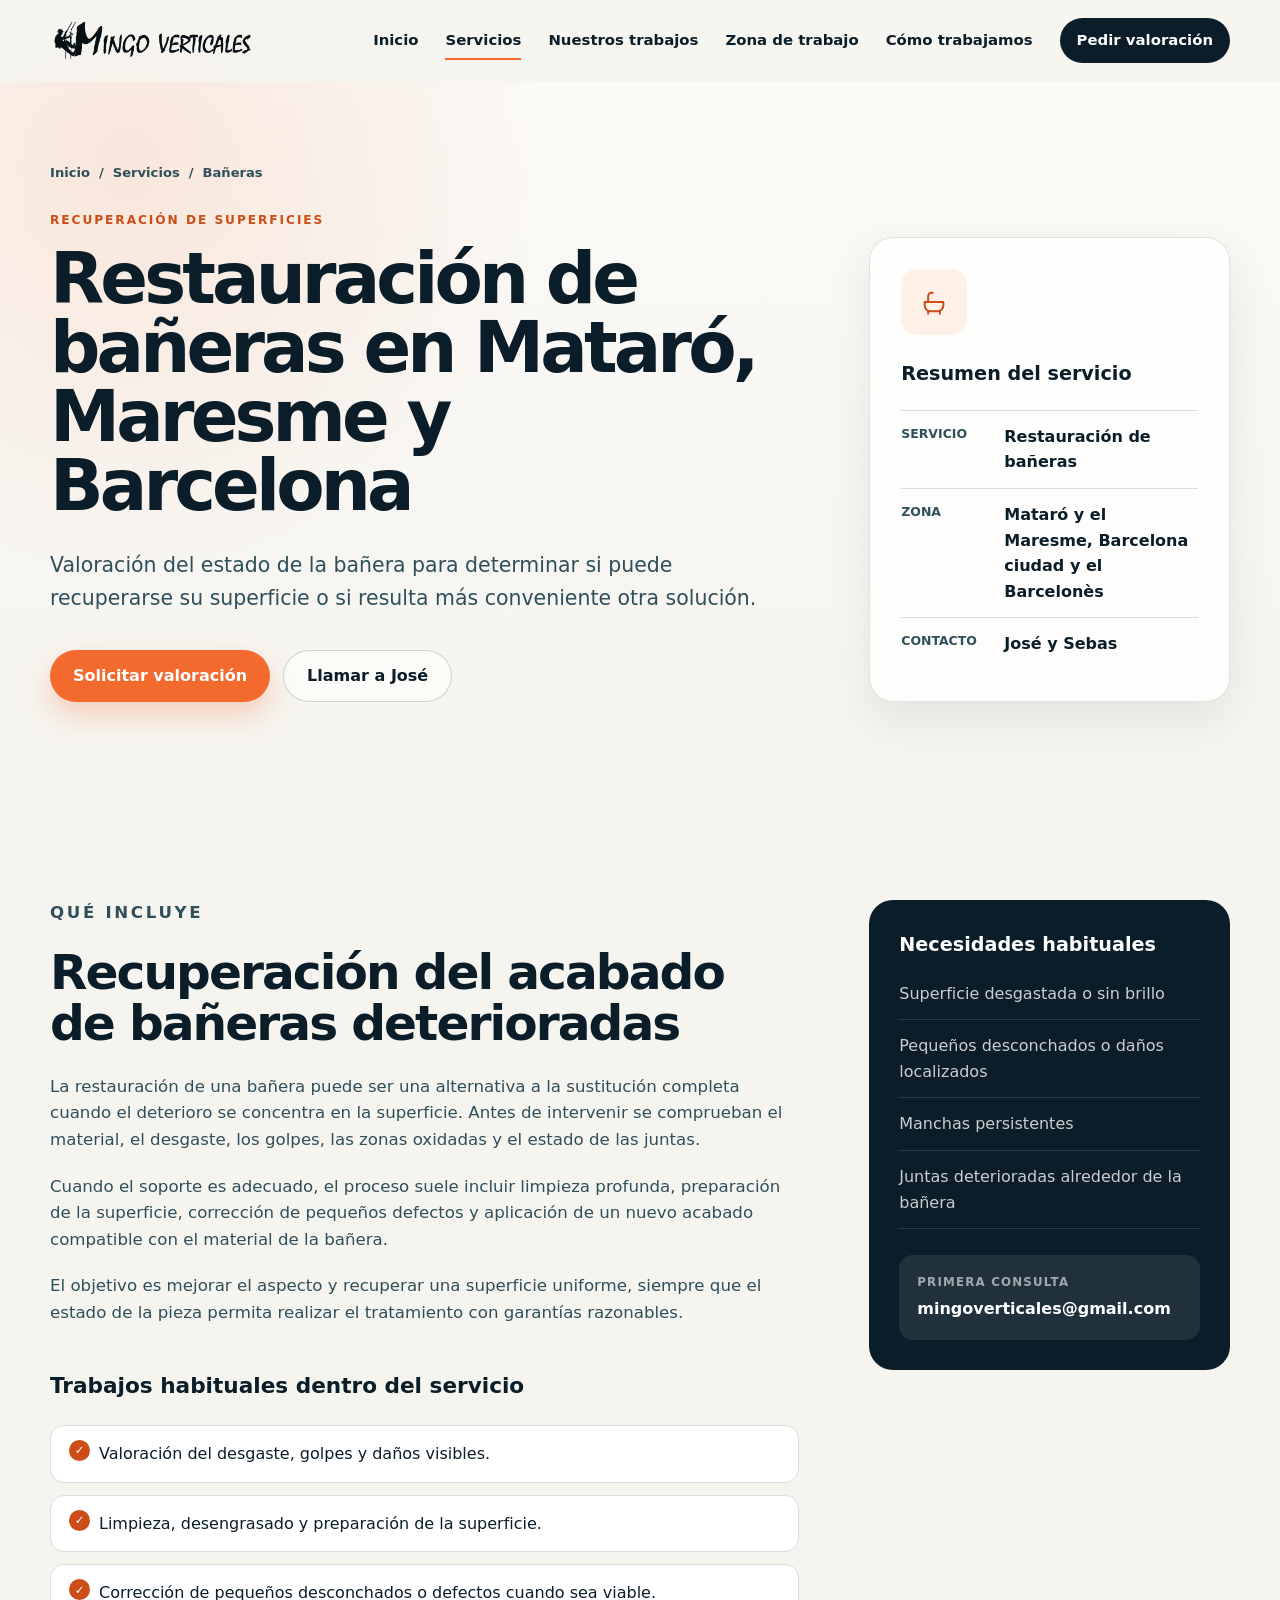
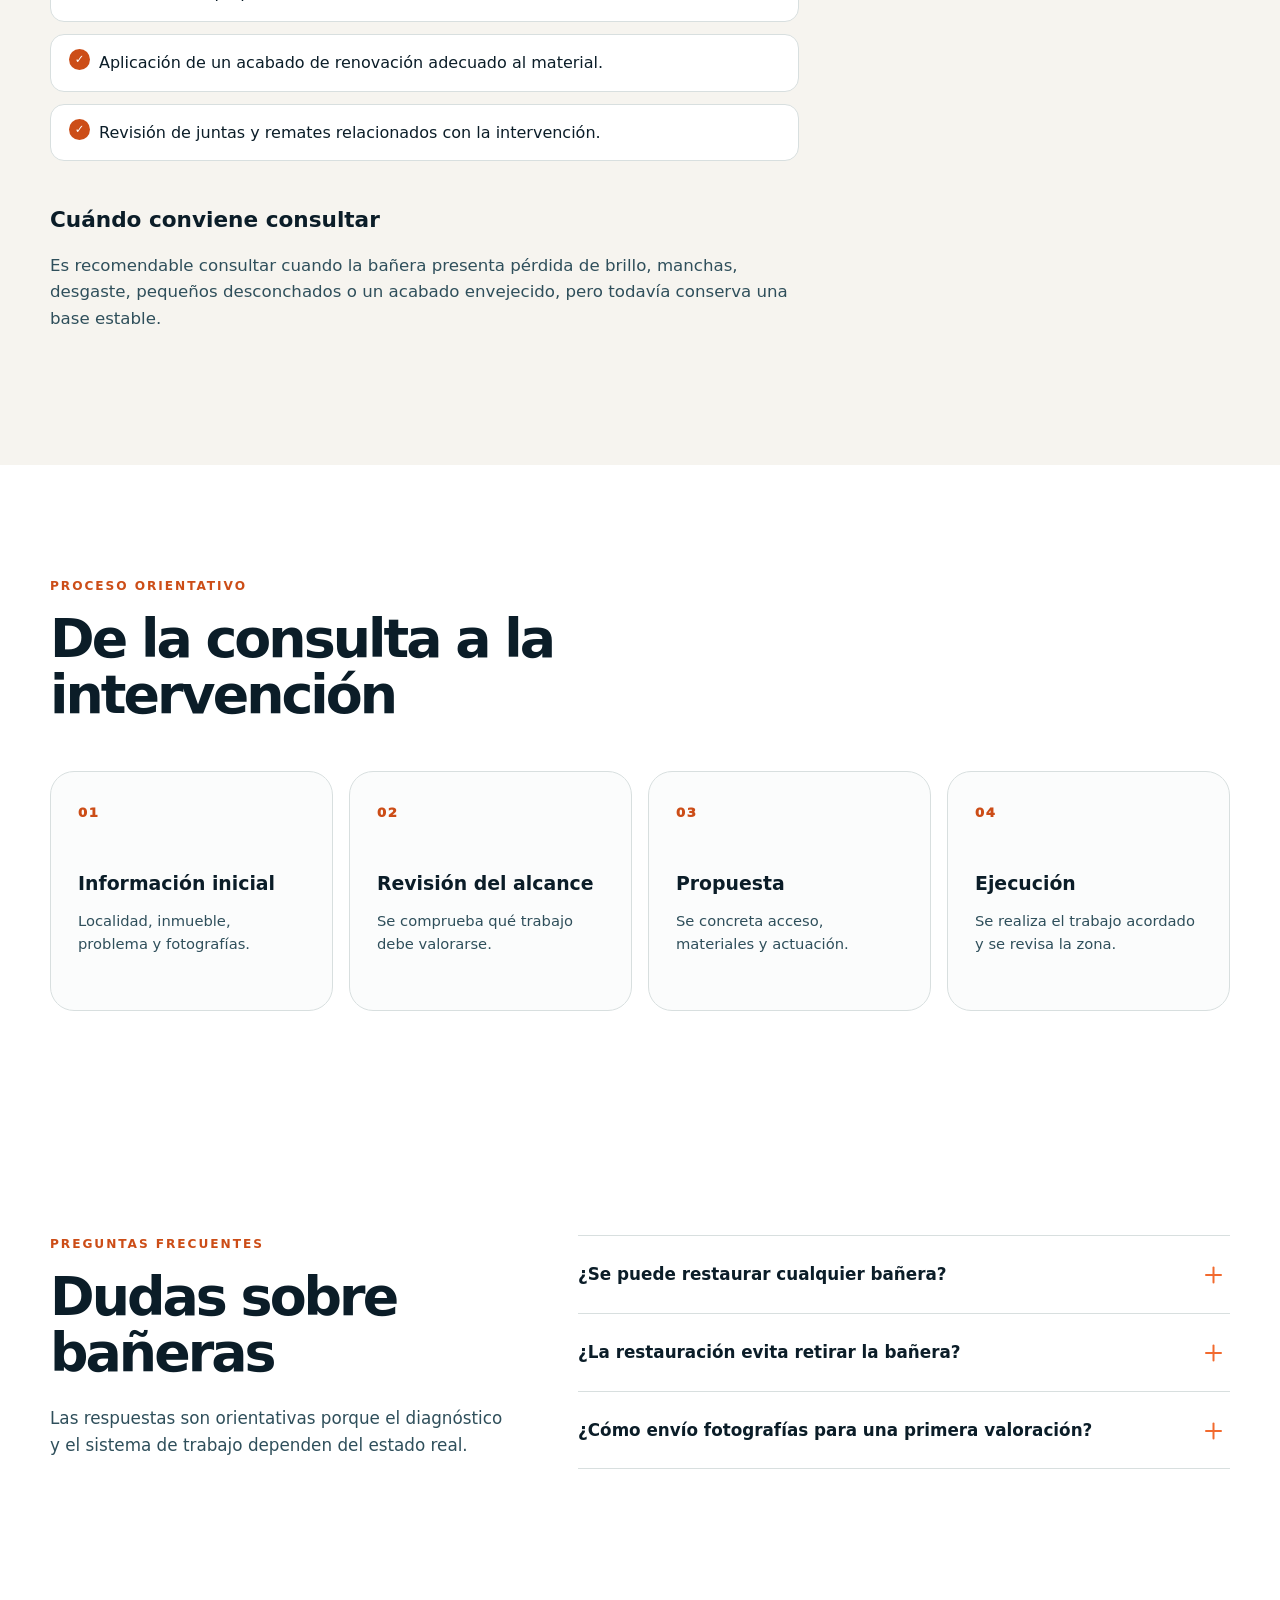
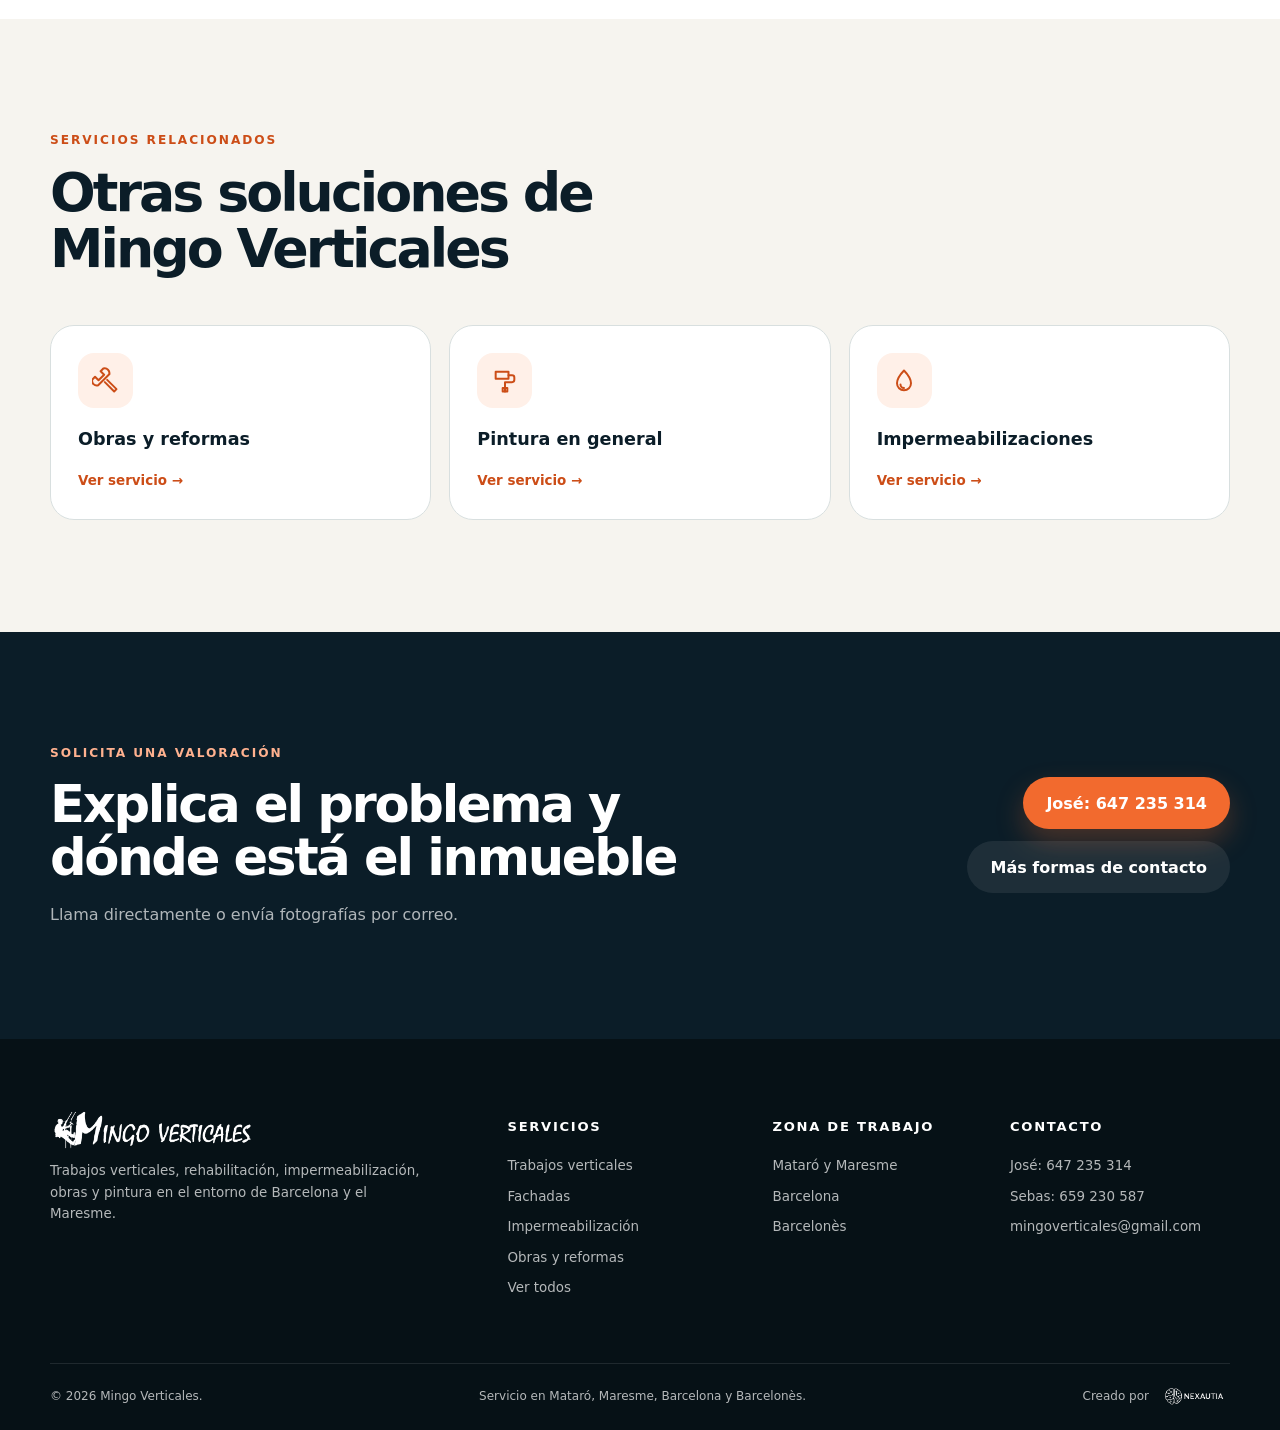
<file: servicios/restauracion-baneras/index.html>
<!DOCTYPE html>
<html lang="es">
<head>
  <meta charset="UTF-8">
  <meta name="viewport" content="width=device-width, initial-scale=1.0">
  <meta name="theme-color" content="#0b1d28">
  <meta name="description" content="Restauración de bañeras en Mataró, Maresme, Barcelona y Barcelonès. Valoración de desgaste, daños superficiales y viabilidad de reparación.">
  <meta name="robots" content="index, follow, max-image-preview:large">
  <title>Restauración de bañeras en Mataró y Barcelona | Mingo Verticales</title>
  <meta property="og:type" content="article">
  <meta property="og:locale" content="es_ES">
  <meta property="og:site_name" content="Mingo Verticales">
  <meta property="og:title" content="Restauración de bañeras en Mataró y Barcelona | Mingo Verticales">
  <meta property="og:description" content="Restauración de bañeras en Mataró, Maresme, Barcelona y Barcelonès. Valoración de desgaste, daños superficiales y viabilidad de reparación.">
  <meta property="og:image" content="../../assets/operario-mingo-verticales.jpg">
  <meta name="twitter:card" content="summary_large_image">
  <link rel="icon" type="image/svg+xml" href="../../assets/mingo-icon-operario.png">
  <link rel="stylesheet" href="../../styles.css">
  <script src="../../script.js" defer></script>
  <script type="application/ld+json">
{
  "@context": "https://schema.org",
  "@type": "Service",
  "name": "Restauración de bañeras",
  "serviceType": "Restauración de bañeras",
  "description": "Restauración de bañeras en Mataró, Maresme, Barcelona y Barcelonès. Valoración de desgaste, daños superficiales y viabilidad de reparación.",
  "areaServed": [
    {
      "@type": "City",
      "name": "Mataró"
    },
    {
      "@type": "AdministrativeArea",
      "name": "Maresme"
    },
    {
      "@type": "City",
      "name": "Barcelona"
    },
    {
      "@type": "AdministrativeArea",
      "name": "Barcelonès"
    }
  ],
  "provider": {
    "@type": "HomeAndConstructionBusiness",
    "name": "Mingo Verticales",
    "email": "mailto:mingoverticales@gmail.com",
    "telephone": [
      "+34647235314",
      "+34659230587"
    ]
  }
}
  </script>
</head><body>
  <a class="skip-link" href="#contenido">Saltar al contenido</a>
  <header class="site-header">
    <div class="container header-inner">
      <a class="brand" href="../../index.html" aria-label="Mingo Verticales, inicio">
        <img class="brand-logo" src="../../assets/mingo-logo-operario.png" alt="Mingo Verticales" width="300" height="100">
      </a>
      <button class="menu-toggle" type="button" aria-expanded="false" aria-controls="main-nav" aria-label="Abrir menú">
        <span></span><span></span><span></span>
      </button>
      <nav class="main-nav" id="main-nav" aria-label="Navegación principal">
        <a href="../../index.html">Inicio</a> <a class="active" aria-current="page" href="../../servicios/">Servicios</a> <a href="../../trabajos/">Nuestros trabajos</a> <a href="../../index.html#zona">Zona de trabajo</a> <a href="../../index.html#como-trabajamos">Cómo trabajamos</a> <a class="nav-cta" href="../../contacto/">Pedir valoración</a>
      </nav>
    </div>
  </header>
  <main id="contenido">
    <section class="page-hero service-page-hero">
      <div class="container page-hero-grid">
        <div class="reveal">
          <nav class="breadcrumbs" aria-label="Migas de pan"><a href="../../index.html">Inicio</a><span aria-hidden="true">/</span><a href="../">Servicios</a><span aria-hidden="true">/</span><span aria-current="page">Bañeras</span></nav>
          <p class="eyebrow">Recuperación de superficies</p>
          <h1>Restauración de bañeras en Mataró, Maresme y Barcelona</h1>
          <p class="page-lead">Valoración del estado de la bañera para determinar si puede recuperarse su superficie o si resulta más conveniente otra solución.</p>
          <div class="hero-actions"><a class="button button-primary" href="../../contacto/">Solicitar valoración</a><a class="button button-secondary" href="tel:+34647235314">Llamar a José</a></div>
        </div>
        <aside class="service-summary reveal">
          <span class="service-icon service-icon-large"><svg viewBox="0 0 24 24" aria-hidden="true"><path d="M4 12h16v3a5 5 0 0 1-5 5H9a5 5 0 0 1-5-5v-3Z"/><path d="M7 12V7a3 3 0 0 1 3-3h1"/><path d="M7 20v2M17 20v2"/></svg></span>
          <h2>Resumen del servicio</h2>
          <dl><div><dt>Servicio</dt><dd>Restauración de bañeras</dd></div><div><dt>Zona</dt><dd>Mataró y el Maresme, Barcelona ciudad y el Barcelonès</dd></div><div><dt>Contacto</dt><dd>José y Sebas</dd></div></dl>
        </aside>
      </div>
    </section>

    <section class="section service-content">
      <div class="container content-layout">
        <article class="article-content reveal">
          <p class="eyebrow">Qué incluye</p>
          <h2>Recuperación del acabado de bañeras deterioradas</h2>
          <p>La restauración de una bañera puede ser una alternativa a la sustitución completa cuando el deterioro se concentra en la superficie. Antes de intervenir se comprueban el material, el desgaste, los golpes, las zonas oxidadas y el estado de las juntas.</p>
          <p>Cuando el soporte es adecuado, el proceso suele incluir limpieza profunda, preparación de la superficie, corrección de pequeños defectos y aplicación de un nuevo acabado compatible con el material de la bañera.</p>
          <p>El objetivo es mejorar el aspecto y recuperar una superficie uniforme, siempre que el estado de la pieza permita realizar el tratamiento con garantías razonables.</p>
          <h3>Trabajos habituales dentro del servicio</h3>
          <ul class="check-list"><li>Valoración del desgaste, golpes y daños visibles.</li><li>Limpieza, desengrasado y preparación de la superficie.</li><li>Corrección de pequeños desconchados o defectos cuando sea viable.</li><li>Aplicación de un acabado de renovación adecuado al material.</li><li>Revisión de juntas y remates relacionados con la intervención.</li></ul>
          <h3>Cuándo conviene consultar</h3>
          <p>Es recomendable consultar cuando la bañera presenta pérdida de brillo, manchas, desgaste, pequeños desconchados o un acabado envejecido, pero todavía conserva una base estable.</p>
        </article>
        <aside class="problem-panel reveal"><h2>Necesidades habituales</h2><ul><li>Superficie desgastada o sin brillo</li><li>Pequeños desconchados o daños localizados</li><li>Manchas persistentes</li><li>Juntas deterioradas alrededor de la bañera</li></ul><div class="problem-contact"><span>Primera consulta</span><a href="mailto:mingoverticales@gmail.com">mingoverticales@gmail.com</a></div></aside>
      </div>
    </section>

    <section class="section process-compact" aria-labelledby="process-service-title">
      <div class="container"><div class="section-heading compact reveal"><p class="eyebrow">Proceso orientativo</p><h2 id="process-service-title">De la consulta a la intervención</h2></div><ol class="steps-grid"><li class="reveal"><span>01</span><h3>Información inicial</h3><p>Localidad, inmueble, problema y fotografías.</p></li><li class="reveal"><span>02</span><h3>Revisión del alcance</h3><p>Se comprueba qué trabajo debe valorarse.</p></li><li class="reveal"><span>03</span><h3>Propuesta</h3><p>Se concreta acceso, materiales y actuación.</p></li><li class="reveal"><span>04</span><h3>Ejecución</h3><p>Se realiza el trabajo acordado y se revisa la zona.</p></li></ol></div>
    </section>

    <section class="section faq" aria-labelledby="service-faq-title"><div class="container faq-layout"><div class="section-heading compact reveal"><p class="eyebrow">Preguntas frecuentes</p><h2 id="service-faq-title">Dudas sobre bañeras</h2><p>Las respuestas son orientativas porque el diagnóstico y el sistema de trabajo dependen del estado real.</p></div><div class="faq-list"><details class="reveal"><summary>¿Se puede restaurar cualquier bañera?</summary><p>No. El resultado depende del material, la adherencia del acabado existente, la corrosión y el tipo de daño. Primero debe comprobarse si la restauración es técnicamente viable.</p></details><details class="reveal"><summary>¿La restauración evita retirar la bañera?</summary><p>Cuando el soporte está en condiciones y el tratamiento es viable, puede permitir renovar la superficie sin una sustitución completa. La decisión se toma caso por caso.</p></details><details class="reveal"><summary>¿Cómo envío fotografías para una primera valoración?</summary><p>Puedes enviarlas al correo mingoverticales@gmail.com junto con la localidad y una breve descripción del problema.</p></details></div></div></section>

    <section class="section related-services"><div class="container"><div class="section-heading compact reveal"><p class="eyebrow">Servicios relacionados</p><h2>Otras soluciones de Mingo Verticales</h2></div><div class="related-grid reveal"><a class="related-card" href="../obras-reformas/"><span class="service-icon"><svg viewBox="0 0 24 24" aria-hidden="true"><path d="M14.7 6.3a4 4 0 0 0-5-5L7.4 3.6l3 3-4.8 4.8-3-3-2.3 2.3a4 4 0 0 0 5 5L15 6"/><path d="m13 11 8 8-2 2-8-8"/></svg></span><strong>Obras y reformas</strong><span>Ver servicio →</span></a><a class="related-card" href="../pintura-general/"><span class="service-icon"><svg viewBox="0 0 24 24" aria-hidden="true"><path d="M4 4h11v6H4z"/><path d="M15 7h3a2 2 0 0 1 2 2v2a2 2 0 0 1-2 2h-6v8"/><path d="M10 18h4v3h-4z"/></svg></span><strong>Pintura en general</strong><span>Ver servicio →</span></a><a class="related-card" href="../impermeabilizaciones/"><span class="service-icon"><svg viewBox="0 0 24 24" aria-hidden="true"><path d="M12 3s6 6.2 6 11a6 6 0 0 1-12 0c0-4.8 6-11 6-11Z"/><path d="M9 15a3 3 0 0 0 3 3"/></svg></span><strong>Impermeabilizaciones</strong><span>Ver servicio →</span></a></div></div></section>

    <section class="section cta-band"><div class="container cta-band-inner reveal"><div><p class="eyebrow eyebrow-light">Solicita una valoración</p><h2>Explica el problema y dónde está el inmueble</h2><p>Llama directamente o envía fotografías por correo.</p></div><div class="cta-actions"><a class="button button-primary" href="tel:+34647235314">José: 647 235 314</a><a class="button button-light" href="../../contacto/">Más formas de contacto</a></div></div></section>
  </main>
  <footer class="site-footer">
    <div class="container footer-grid">
      <div>
        <a class="brand brand-footer" href="../../index.html" aria-label="Mingo Verticales, inicio">
          <img class="brand-logo" src="../../assets/mingo-logo-operario-blanco.png" alt="Mingo Verticales" width="300" height="100">
        </a>
        <p>Trabajos verticales, rehabilitación, impermeabilización, obras y pintura en el entorno de Barcelona y el Maresme.</p>
      </div>
      <div>
        <h2>Servicios</h2>
        <a href="../../servicios/trabajos-verticales/">Trabajos verticales</a><a href="../../servicios/rehabilitacion-fachadas/">Fachadas</a><a href="../../servicios/impermeabilizaciones/">Impermeabilización</a><a href="../../servicios/obras-reformas/">Obras y reformas</a>
        <a href="../../servicios/">Ver todos</a>
      </div>
      <div>
        <h2>Zona de trabajo</h2>
        <p>Mataró y Maresme</p>
        <p>Barcelona</p>
        <p>Barcelonès</p>
      </div>
      <div>
        <h2>Contacto</h2>
        <a href="tel:+34647235314">José: 647 235 314</a>
        <a href="tel:+34659230587">Sebas: 659 230 587</a>
        <a href="mailto:mingoverticales@gmail.com">mingoverticales@gmail.com</a>
      </div>
    </div>
    <div class="container footer-bottom">
      <p>© <span id="current-year"></span> Mingo Verticales.</p>
      <p>Servicio en Mataró, Maresme, Barcelona y Barcelonès.</p>
      <p class="footer-credit">Creado por <a href="https://www.nexautia.com" target="_blank" rel="noopener noreferrer" aria-label="Nexautia, abrir en una nueva pestaña"><img src="../../assets/nexautia-logo.svg" alt="Nexautia" width="74" height="22"></a></p>
    </div>
  </footer>
</body>
</html>
</file>
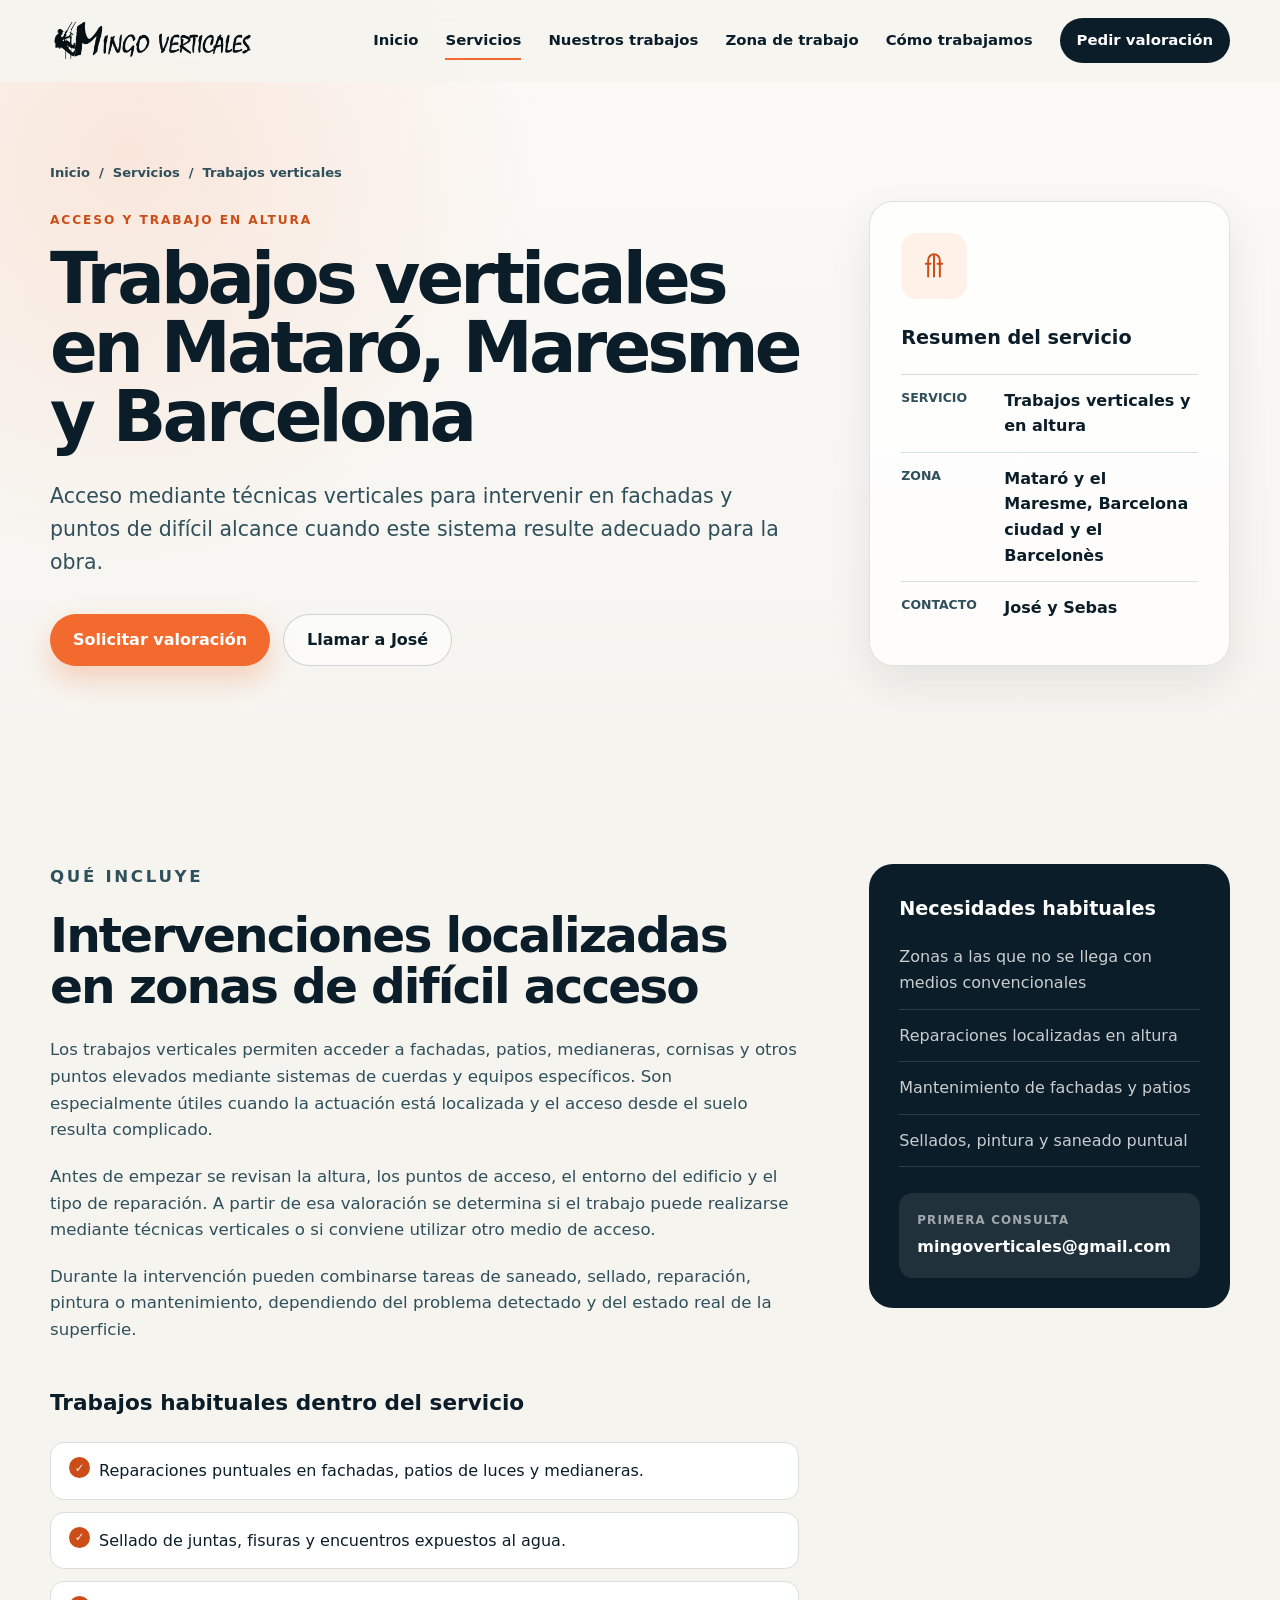
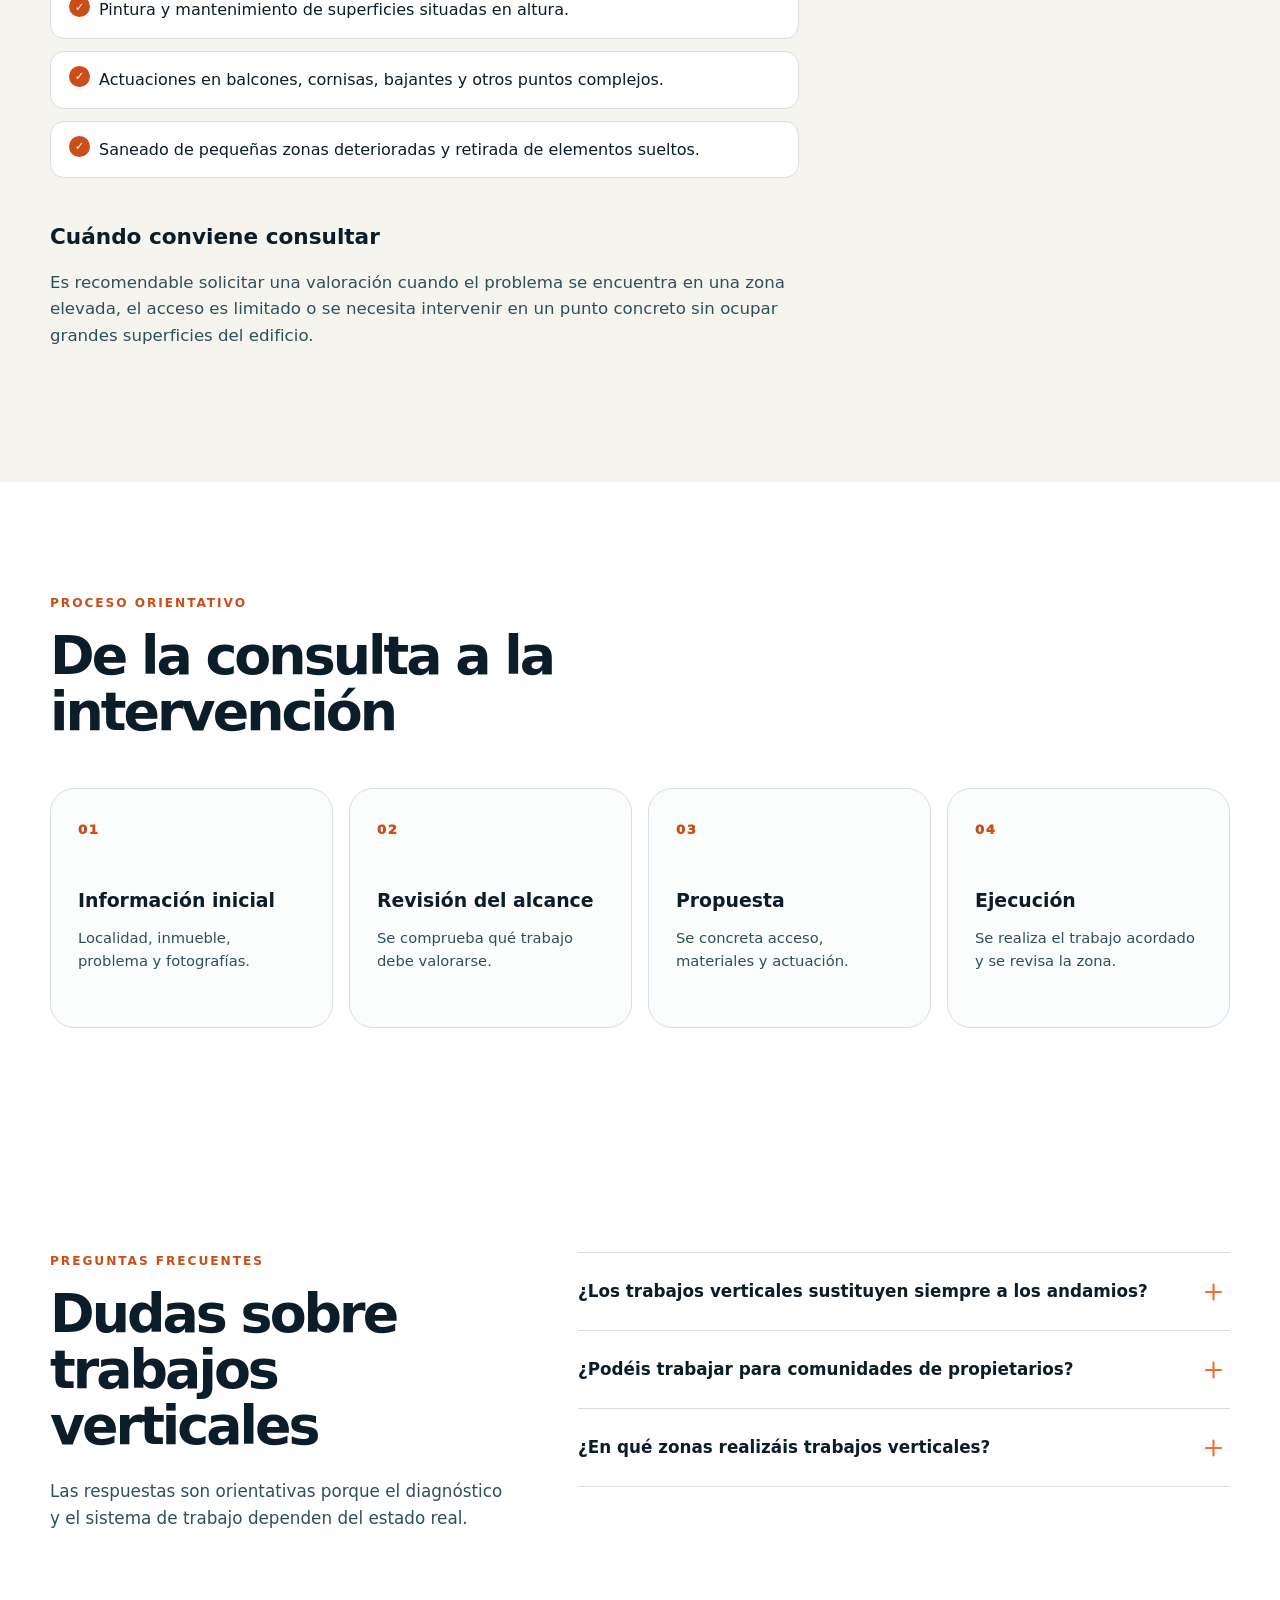
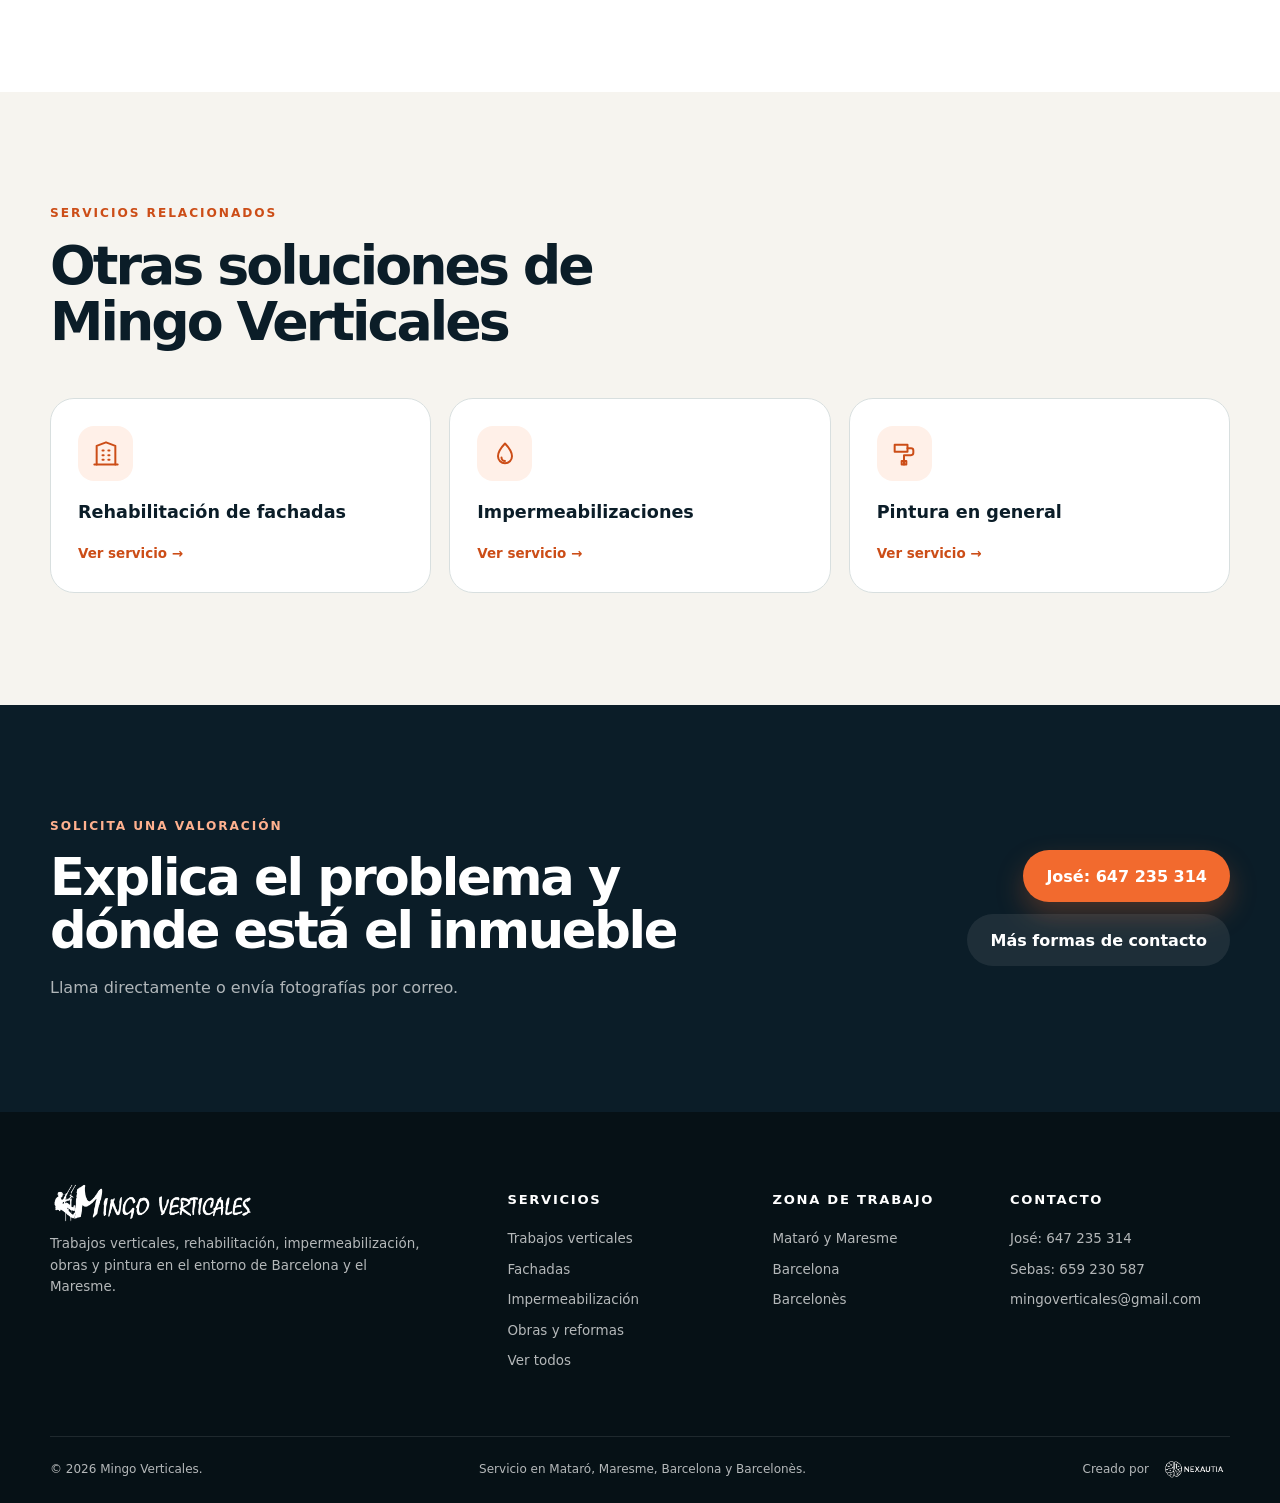
<file: servicios/trabajos-verticales/index.html>
<!DOCTYPE html>
<html lang="es">
<head>
  <meta charset="UTF-8">
  <meta name="viewport" content="width=device-width, initial-scale=1.0">
  <meta name="theme-color" content="#0b1d28">
  <meta name="description" content="Trabajos verticales y en altura para fachadas, reparaciones y mantenimiento en Mataró, Maresme, Barcelona y Barcelonès. Solicita una valoración.">
  <meta name="robots" content="index, follow, max-image-preview:large">
  <title>Trabajos verticales en Mataró y Barcelona | Mingo Verticales</title>
  <meta property="og:type" content="article">
  <meta property="og:locale" content="es_ES">
  <meta property="og:site_name" content="Mingo Verticales">
  <meta property="og:title" content="Trabajos verticales en Mataró y Barcelona | Mingo Verticales">
  <meta property="og:description" content="Trabajos verticales y en altura para fachadas, reparaciones y mantenimiento en Mataró, Maresme, Barcelona y Barcelonès. Solicita una valoración.">
  <meta property="og:image" content="../../assets/operario-mingo-verticales.jpg">
  <meta name="twitter:card" content="summary_large_image">
  <link rel="icon" type="image/svg+xml" href="../../assets/mingo-icon-operario.png">
  <link rel="stylesheet" href="../../styles.css">
  <script src="../../script.js" defer></script>
  <script type="application/ld+json">
{
  "@context": "https://schema.org",
  "@type": "Service",
  "name": "Trabajos verticales y en altura",
  "serviceType": "Trabajos verticales y en altura",
  "description": "Trabajos verticales y en altura para fachadas, reparaciones y mantenimiento en Mataró, Maresme, Barcelona y Barcelonès. Solicita una valoración.",
  "areaServed": [
    {
      "@type": "City",
      "name": "Mataró"
    },
    {
      "@type": "AdministrativeArea",
      "name": "Maresme"
    },
    {
      "@type": "City",
      "name": "Barcelona"
    },
    {
      "@type": "AdministrativeArea",
      "name": "Barcelonès"
    }
  ],
  "provider": {
    "@type": "HomeAndConstructionBusiness",
    "name": "Mingo Verticales",
    "email": "mailto:mingoverticales@gmail.com",
    "telephone": [
      "+34647235314",
      "+34659230587"
    ]
  }
}
  </script>
</head><body>
  <a class="skip-link" href="#contenido">Saltar al contenido</a>
  <header class="site-header">
    <div class="container header-inner">
      <a class="brand" href="../../index.html" aria-label="Mingo Verticales, inicio">
        <img class="brand-logo" src="../../assets/mingo-logo-operario.png" alt="Mingo Verticales" width="300" height="100">
      </a>
      <button class="menu-toggle" type="button" aria-expanded="false" aria-controls="main-nav" aria-label="Abrir menú">
        <span></span><span></span><span></span>
      </button>
      <nav class="main-nav" id="main-nav" aria-label="Navegación principal">
        <a href="../../index.html">Inicio</a> <a class="active" aria-current="page" href="../../servicios/">Servicios</a> <a href="../../trabajos/">Nuestros trabajos</a> <a href="../../index.html#zona">Zona de trabajo</a> <a href="../../index.html#como-trabajamos">Cómo trabajamos</a> <a class="nav-cta" href="../../contacto/">Pedir valoración</a>
      </nav>
    </div>
  </header>
  <main id="contenido">
    <section class="page-hero service-page-hero">
      <div class="container page-hero-grid">
        <div class="reveal">
          <nav class="breadcrumbs" aria-label="Migas de pan"><a href="../../index.html">Inicio</a><span aria-hidden="true">/</span><a href="../">Servicios</a><span aria-hidden="true">/</span><span aria-current="page">Trabajos verticales</span></nav>
          <p class="eyebrow">Acceso y trabajo en altura</p>
          <h1>Trabajos verticales en Mataró, Maresme y Barcelona</h1>
          <p class="page-lead">Acceso mediante técnicas verticales para intervenir en fachadas y puntos de difícil alcance cuando este sistema resulte adecuado para la obra.</p>
          <div class="hero-actions"><a class="button button-primary" href="../../contacto/">Solicitar valoración</a><a class="button button-secondary" href="tel:+34647235314">Llamar a José</a></div>
        </div>
        <aside class="service-summary reveal">
          <span class="service-icon service-icon-large"><svg viewBox="0 0 24 24" aria-hidden="true"><path d="M7 21V7a5 5 0 0 1 10 0v14"/><path d="M5 10h4M15 10h4M12 3v18"/></svg></span>
          <h2>Resumen del servicio</h2>
          <dl><div><dt>Servicio</dt><dd>Trabajos verticales y en altura</dd></div><div><dt>Zona</dt><dd>Mataró y el Maresme, Barcelona ciudad y el Barcelonès</dd></div><div><dt>Contacto</dt><dd>José y Sebas</dd></div></dl>
        </aside>
      </div>
    </section>

    <section class="section service-content">
      <div class="container content-layout">
        <article class="article-content reveal">
          <p class="eyebrow">Qué incluye</p>
          <h2>Intervenciones localizadas en zonas de difícil acceso</h2>
          <p>Los trabajos verticales permiten acceder a fachadas, patios, medianeras, cornisas y otros puntos elevados mediante sistemas de cuerdas y equipos específicos. Son especialmente útiles cuando la actuación está localizada y el acceso desde el suelo resulta complicado.</p>
          <p>Antes de empezar se revisan la altura, los puntos de acceso, el entorno del edificio y el tipo de reparación. A partir de esa valoración se determina si el trabajo puede realizarse mediante técnicas verticales o si conviene utilizar otro medio de acceso.</p>
          <p>Durante la intervención pueden combinarse tareas de saneado, sellado, reparación, pintura o mantenimiento, dependiendo del problema detectado y del estado real de la superficie.</p>
          <h3>Trabajos habituales dentro del servicio</h3>
          <ul class="check-list"><li>Reparaciones puntuales en fachadas, patios de luces y medianeras.</li><li>Sellado de juntas, fisuras y encuentros expuestos al agua.</li><li>Pintura y mantenimiento de superficies situadas en altura.</li><li>Actuaciones en balcones, cornisas, bajantes y otros puntos complejos.</li><li>Saneado de pequeñas zonas deterioradas y retirada de elementos sueltos.</li></ul>
          <h3>Cuándo conviene consultar</h3>
          <p>Es recomendable solicitar una valoración cuando el problema se encuentra en una zona elevada, el acceso es limitado o se necesita intervenir en un punto concreto sin ocupar grandes superficies del edificio.</p>
        </article>
        <aside class="problem-panel reveal"><h2>Necesidades habituales</h2><ul><li>Zonas a las que no se llega con medios convencionales</li><li>Reparaciones localizadas en altura</li><li>Mantenimiento de fachadas y patios</li><li>Sellados, pintura y saneado puntual</li></ul><div class="problem-contact"><span>Primera consulta</span><a href="mailto:mingoverticales@gmail.com">mingoverticales@gmail.com</a></div></aside>
      </div>
    </section>

    <section class="section process-compact" aria-labelledby="process-service-title">
      <div class="container"><div class="section-heading compact reveal"><p class="eyebrow">Proceso orientativo</p><h2 id="process-service-title">De la consulta a la intervención</h2></div><ol class="steps-grid"><li class="reveal"><span>01</span><h3>Información inicial</h3><p>Localidad, inmueble, problema y fotografías.</p></li><li class="reveal"><span>02</span><h3>Revisión del alcance</h3><p>Se comprueba qué trabajo debe valorarse.</p></li><li class="reveal"><span>03</span><h3>Propuesta</h3><p>Se concreta acceso, materiales y actuación.</p></li><li class="reveal"><span>04</span><h3>Ejecución</h3><p>Se realiza el trabajo acordado y se revisa la zona.</p></li></ol></div>
    </section>

    <section class="section faq" aria-labelledby="service-faq-title"><div class="container faq-layout"><div class="section-heading compact reveal"><p class="eyebrow">Preguntas frecuentes</p><h2 id="service-faq-title">Dudas sobre trabajos verticales</h2><p>Las respuestas son orientativas porque el diagnóstico y el sistema de trabajo dependen del estado real.</p></div><div class="faq-list"><details class="reveal"><summary>¿Los trabajos verticales sustituyen siempre a los andamios?</summary><p>No. El sistema de acceso depende de la duración, el tipo de tarea, el entorno y las condiciones de seguridad. En algunos casos serán adecuadas las cuerdas y en otros se requerirán andamios, plataformas u otros medios.</p></details><details class="reveal"><summary>¿Podéis trabajar para comunidades de propietarios?</summary><p>Sí. Se pueden valorar actuaciones en fachadas, patios, medianeras, balcones y otros elementos comunes, coordinando la intervención con la comunidad o el administrador de fincas.</p></details><details class="reveal"><summary>¿En qué zonas realizáis trabajos verticales?</summary><p>Mingo Verticales trabaja principalmente en Mataró y el Maresme, Barcelona ciudad y el Barcelonès. Para otros desplazamientos, conviene consultar directamente con la empresa.</p></details></div></div></section>

    <section class="section related-services"><div class="container"><div class="section-heading compact reveal"><p class="eyebrow">Servicios relacionados</p><h2>Otras soluciones de Mingo Verticales</h2></div><div class="related-grid reveal"><a class="related-card" href="../rehabilitacion-fachadas/"><span class="service-icon"><svg viewBox="0 0 24 24" aria-hidden="true"><path d="M4 21V5l8-3 8 3v16"/><path d="M9 9h1M14 9h1M9 13h1M14 13h1M9 17h1M14 17h1M2 21h20"/></svg></span><strong>Rehabilitación de fachadas</strong><span>Ver servicio →</span></a><a class="related-card" href="../impermeabilizaciones/"><span class="service-icon"><svg viewBox="0 0 24 24" aria-hidden="true"><path d="M12 3s6 6.2 6 11a6 6 0 0 1-12 0c0-4.8 6-11 6-11Z"/><path d="M9 15a3 3 0 0 0 3 3"/></svg></span><strong>Impermeabilizaciones</strong><span>Ver servicio →</span></a><a class="related-card" href="../pintura-general/"><span class="service-icon"><svg viewBox="0 0 24 24" aria-hidden="true"><path d="M4 4h11v6H4z"/><path d="M15 7h3a2 2 0 0 1 2 2v2a2 2 0 0 1-2 2h-6v8"/><path d="M10 18h4v3h-4z"/></svg></span><strong>Pintura en general</strong><span>Ver servicio →</span></a></div></div></section>

    <section class="section cta-band"><div class="container cta-band-inner reveal"><div><p class="eyebrow eyebrow-light">Solicita una valoración</p><h2>Explica el problema y dónde está el inmueble</h2><p>Llama directamente o envía fotografías por correo.</p></div><div class="cta-actions"><a class="button button-primary" href="tel:+34647235314">José: 647 235 314</a><a class="button button-light" href="../../contacto/">Más formas de contacto</a></div></div></section>
  </main>
  <footer class="site-footer">
    <div class="container footer-grid">
      <div>
        <a class="brand brand-footer" href="../../index.html" aria-label="Mingo Verticales, inicio">
          <img class="brand-logo" src="../../assets/mingo-logo-operario-blanco.png" alt="Mingo Verticales" width="300" height="100">
        </a>
        <p>Trabajos verticales, rehabilitación, impermeabilización, obras y pintura en el entorno de Barcelona y el Maresme.</p>
      </div>
      <div>
        <h2>Servicios</h2>
        <a href="../../servicios/trabajos-verticales/">Trabajos verticales</a><a href="../../servicios/rehabilitacion-fachadas/">Fachadas</a><a href="../../servicios/impermeabilizaciones/">Impermeabilización</a><a href="../../servicios/obras-reformas/">Obras y reformas</a>
        <a href="../../servicios/">Ver todos</a>
      </div>
      <div>
        <h2>Zona de trabajo</h2>
        <p>Mataró y Maresme</p>
        <p>Barcelona</p>
        <p>Barcelonès</p>
      </div>
      <div>
        <h2>Contacto</h2>
        <a href="tel:+34647235314">José: 647 235 314</a>
        <a href="tel:+34659230587">Sebas: 659 230 587</a>
        <a href="mailto:mingoverticales@gmail.com">mingoverticales@gmail.com</a>
      </div>
    </div>
    <div class="container footer-bottom">
      <p>© <span id="current-year"></span> Mingo Verticales.</p>
      <p>Servicio en Mataró, Maresme, Barcelona y Barcelonès.</p>
      <p class="footer-credit">Creado por <a href="https://www.nexautia.com" target="_blank" rel="noopener noreferrer" aria-label="Nexautia, abrir en una nueva pestaña"><img src="../../assets/nexautia-logo.svg" alt="Nexautia" width="74" height="22"></a></p>
    </div>
  </footer>
</body>
</html>
</file>
<file: styles.css>
:root {
  --ink: #0b1d28;
  --ink-soft: #183441;
  --ink-light: #2f4f5b;
  --paper: #f6f4ef;
  --white: #ffffff;
  --line: #d8dfdf;
  --orange: #f26a2e;
  --orange-dark: #cc4d17;
  --orange-soft: #fff0e8;
  --blue-soft: #dbe8eb;
  --success: #176b45;
  --danger: #b42318;
  --shadow: 0 22px 55px rgba(7, 25, 35, 0.13);
  --radius-sm: 14px;
  --radius-md: 24px;
  --radius-lg: 38px;
  --container: 1180px;
  --header-height: 82px;
}

* {
  box-sizing: border-box;
}

html {
  scroll-behavior: smooth;
  scroll-padding-top: calc(var(--header-height) + 20px);
}

body {
  margin: 0;
  color: var(--ink);
  background: var(--paper);
  font-family: Inter, ui-sans-serif, system-ui, -apple-system, BlinkMacSystemFont, "Segoe UI", sans-serif;
  line-height: 1.6;
  text-rendering: optimizeLegibility;
}

body.menu-open {
  overflow: hidden;
}

img,
svg {
  display: block;
  max-width: 100%;
}

a {
  color: inherit;
  text-decoration: none;
}

button,
input,
textarea,
select {
  font: inherit;
}

button,
a {
  -webkit-tap-highlight-color: transparent;
}

button:focus-visible,
a:focus-visible,
input:focus-visible,
textarea:focus-visible,
select:focus-visible,
summary:focus-visible {
  outline: 3px solid rgba(242, 106, 46, 0.42);
  outline-offset: 4px;
}

.container {
  width: min(calc(100% - 40px), var(--container));
  margin-inline: auto;
}

.skip-link {
  position: fixed;
  top: 12px;
  left: 12px;
  z-index: 1000;
  padding: 10px 15px;
  border-radius: 8px;
  background: var(--white);
  color: var(--ink);
  transform: translateY(-150%);
  transition: transform 0.2s ease;
}

.skip-link:focus {
  transform: translateY(0);
}

.site-header {
  position: fixed;
  inset: 0 0 auto;
  z-index: 100;
  height: var(--header-height);
  border-bottom: 1px solid transparent;
  background: rgba(246, 244, 239, 0.9);
  backdrop-filter: blur(18px);
  transition: border-color 0.25s ease, box-shadow 0.25s ease, background 0.25s ease;
}

.site-header.scrolled {
  border-bottom-color: rgba(11, 29, 40, 0.1);
  background: rgba(246, 244, 239, 0.97);
  box-shadow: 0 8px 30px rgba(11, 29, 40, 0.08);
}

.header-inner {
  height: 100%;
  display: flex;
  align-items: center;
  justify-content: space-between;
  gap: 28px;
}

.brand {
  display: inline-flex;
  align-items: center;
  gap: 0;
  flex: 0 0 auto;
}

.brand-logo {
  width: clamp(160px, 18vw, 205px);
  height: auto;
  display: block;
}

.brand-footer .brand-logo {
  width: min(205px, 100%);
}

.brand-mark {
  width: 45px;
  height: 45px;
  display: grid;
  place-items: center;
  border-radius: 12px;
  color: var(--white);
  background: var(--orange);
  box-shadow: 0 8px 20px rgba(242, 106, 46, 0.24);
}

.brand-mark svg {
  width: 28px;
  height: 28px;
  fill: currentColor;
}

.brand-text {
  display: grid;
  line-height: 1;
}

.brand-text strong {
  font-size: 1.12rem;
  letter-spacing: 0.01em;
}

.brand-text small {
  margin-top: 4px;
  color: var(--ink-light);
  font-size: 0.7rem;
  font-weight: 800;
  letter-spacing: 0.18em;
  text-transform: uppercase;
}

.main-nav {
  display: flex;
  align-items: center;
  gap: 27px;
  font-size: 0.93rem;
  font-weight: 700;
}

.main-nav a:not(.nav-cta) {
  position: relative;
}

.main-nav a:not(.nav-cta)::after {
  content: "";
  position: absolute;
  right: 0;
  bottom: -8px;
  left: 0;
  height: 2px;
  background: var(--orange);
  transform: scaleX(0);
  transform-origin: right;
  transition: transform 0.25s ease;
}

.main-nav a:hover::after,
.main-nav a.active::after {
  transform: scaleX(1);
  transform-origin: left;
}

.nav-cta {
  padding: 11px 17px;
  border-radius: 999px;
  color: var(--white);
  background: var(--ink);
  transition: transform 0.2s ease, background 0.2s ease;
}

.nav-cta:hover {
  background: var(--orange-dark);
  transform: translateY(-2px);
}

.menu-toggle {
  width: 46px;
  height: 46px;
  display: none;
  place-items: center;
  border: 1px solid rgba(11, 29, 40, 0.14);
  border-radius: 12px;
  background: transparent;
  cursor: pointer;
}

.menu-toggle span {
  position: absolute;
  width: 21px;
  height: 2px;
  border-radius: 4px;
  background: var(--ink);
  transition: transform 0.25s ease, opacity 0.2s ease;
}

.menu-toggle span:nth-child(1) {
  transform: translateY(-7px);
}

.menu-toggle span:nth-child(3) {
  transform: translateY(7px);
}

.menu-toggle[aria-expanded="true"] span:nth-child(1) {
  transform: rotate(45deg);
}

.menu-toggle[aria-expanded="true"] span:nth-child(2) {
  opacity: 0;
}

.menu-toggle[aria-expanded="true"] span:nth-child(3) {
  transform: rotate(-45deg);
}

.hero {
  position: relative;
  overflow: hidden;
  padding-top: calc(var(--header-height) + 54px);
  background:
    radial-gradient(circle at 12% 18%, rgba(242, 106, 46, 0.12), transparent 32%),
    linear-gradient(180deg, #fbfaf7 0%, var(--paper) 100%);
}

.hero::after {
  content: "";
  position: absolute;
  top: 40px;
  right: -140px;
  width: 430px;
  height: 430px;
  border: 1px solid rgba(11, 29, 40, 0.08);
  border-radius: 50%;
  box-shadow: 0 0 0 70px rgba(11, 29, 40, 0.025), 0 0 0 140px rgba(11, 29, 40, 0.018);
  pointer-events: none;
}

.hero-grid {
  position: relative;
  z-index: 1;
  min-height: 690px;
  display: grid;
  grid-template-columns: minmax(0, 1.02fr) minmax(380px, 0.78fr);
  align-items: center;
  gap: 70px;
  padding-block: 44px 72px;
}

.eyebrow {
  margin: 0 0 15px;
  color: var(--orange-dark);
  font-size: 0.76rem;
  font-weight: 900;
  letter-spacing: 0.16em;
  text-transform: uppercase;
}

.eyebrow-light {
  color: #ffb18f;
}

.hero h1,
.section-heading h2,
.advantages-panel h2,
.safety h2,
.contact h2 {
  margin: 0;
  font-size: clamp(2.55rem, 5.6vw, 5.45rem);
  line-height: 0.98;
  letter-spacing: -0.055em;
}

.hero h1 {
  max-width: 790px;
}

.hero-lead {
  max-width: 690px;
  margin: 27px 0 0;
  color: var(--ink-light);
  font-size: clamp(1.04rem, 1.7vw, 1.24rem);
  line-height: 1.72;
}

.hero-actions {
  display: flex;
  flex-wrap: wrap;
  gap: 13px;
  margin-top: 35px;
}

.button {
  min-height: 52px;
  display: inline-flex;
  align-items: center;
  justify-content: center;
  padding: 13px 23px;
  border: 0;
  border-radius: 999px;
  font-weight: 850;
  line-height: 1.2;
  cursor: pointer;
  transition: transform 0.2s ease, box-shadow 0.2s ease, background 0.2s ease;
}

.button:hover {
  transform: translateY(-3px);
}

.button-primary {
  color: var(--white);
  background: var(--orange);
  box-shadow: 0 13px 28px rgba(242, 106, 46, 0.27);
}

.button-primary:hover {
  background: var(--orange-dark);
  box-shadow: 0 16px 34px rgba(204, 77, 23, 0.31);
}

.button-secondary {
  border: 1px solid rgba(11, 29, 40, 0.18);
  color: var(--ink);
  background: rgba(255, 255, 255, 0.55);
}

.button-secondary:hover {
  background: var(--white);
}

.button-full {
  width: 100%;
}

.hero-points {
  display: flex;
  flex-wrap: wrap;
  gap: 18px 25px;
  margin: 34px 0 0;
  padding: 0;
  list-style: none;
  color: var(--ink-soft);
  font-size: 0.88rem;
  font-weight: 750;
}

.hero-points li {
  display: flex;
  align-items: center;
  gap: 8px;
}

.hero-points svg {
  width: 19px;
  height: 19px;
  fill: none;
  stroke: var(--orange);
  stroke-linecap: round;
  stroke-linejoin: round;
  stroke-width: 2.5;
}

.hero-media {
  position: relative;
  width: min(100%, 470px);
  justify-self: end;
  aspect-ratio: 0.82;
  border-radius: var(--radius-lg);
  overflow: hidden;
  background: var(--ink);
  box-shadow: var(--shadow);
  transform: rotate(1.5deg);
}

.hero-media::before {
  content: "";
  position: absolute;
  inset: 18px;
  z-index: 3;
  border: 1px solid rgba(255, 255, 255, 0.28);
  border-radius: calc(var(--radius-lg) - 12px);
  pointer-events: none;
}

.hero-media img {
  width: 100%;
  height: 100%;
  object-fit: cover;
  object-position: 50% 37%;
  filter: saturate(0.9) contrast(1.04);
}

.hero-media-shade {
  position: absolute;
  inset: 0;
  background: linear-gradient(180deg, transparent 45%, rgba(5, 17, 24, 0.76) 100%);
}

.hero-badge {
  position: absolute;
  right: 24px;
  bottom: 24px;
  left: 24px;
  z-index: 4;
  display: flex;
  align-items: center;
  gap: 14px;
  padding: 16px;
  border: 1px solid rgba(255, 255, 255, 0.22);
  border-radius: 18px;
  color: var(--white);
  background: rgba(8, 28, 38, 0.66);
  backdrop-filter: blur(14px);
}

.hero-badge-icon {
  width: 44px;
  height: 44px;
  flex: 0 0 auto;
  display: grid;
  place-items: center;
  border-radius: 13px;
  color: var(--white);
  background: var(--orange);
}

.hero-badge svg {
  width: 24px;
  height: 24px;
  fill: none;
  stroke: currentColor;
  stroke-linecap: round;
  stroke-linejoin: round;
  stroke-width: 1.8;
}

.hero-badge span:last-child {
  display: grid;
}

.hero-badge strong {
  font-size: 0.93rem;
}

.hero-badge small {
  margin-top: 2px;
  color: rgba(255, 255, 255, 0.72);
  font-size: 0.75rem;
}

.hero-strip {
  min-height: 74px;
  display: flex;
  align-items: center;
  justify-content: center;
  flex-wrap: wrap;
  gap: 13px 32px;
  padding: 18px 30px;
  color: rgba(255, 255, 255, 0.68);
  background: var(--ink);
  font-size: 0.76rem;
  font-weight: 850;
  letter-spacing: 0.15em;
  text-transform: uppercase;
}

.hero-strip span:not(:last-child)::after {
  content: "•";
  margin-left: 32px;
  color: var(--orange);
}

.section {
  padding-block: 112px;
}

.section-heading {
  max-width: 780px;
  margin-bottom: 48px;
}

.section-heading.compact {
  max-width: 610px;
}

.section-heading h2,
.advantages-panel h2,
.safety h2,
.contact h2 {
  font-size: clamp(2.15rem, 4.2vw, 4.1rem);
  line-height: 1.04;
}

.section-heading > p:last-child,
.advantages-panel > p,
.safety-copy > p,
.contact-copy > p {
  margin: 24px 0 0;
  color: var(--ink-light);
  font-size: 1.05rem;
}

.services {
  background: var(--white);
}

.services-grid {
  display: grid;
  grid-template-columns: repeat(3, 1fr);
  gap: 18px;
}

.service-card {
  position: relative;
  min-height: 305px;
  padding: 31px;
  border: 1px solid var(--line);
  border-radius: var(--radius-md);
  overflow: hidden;
  background: #fbfcfc;
  transition: transform 0.25s ease, box-shadow 0.25s ease, border-color 0.25s ease;
}

.service-card::after {
  content: "";
  position: absolute;
  right: -60px;
  bottom: -70px;
  width: 160px;
  height: 160px;
  border-radius: 50%;
  background: rgba(242, 106, 46, 0.08);
  transition: transform 0.35s ease;
}

.service-card:hover {
  border-color: rgba(242, 106, 46, 0.42);
  box-shadow: 0 18px 38px rgba(11, 29, 40, 0.09);
  transform: translateY(-6px);
}

.service-card:hover::after {
  transform: scale(1.35);
}

.service-icon {
  width: 55px;
  height: 55px;
  display: grid;
  place-items: center;
  border-radius: 16px;
  color: var(--orange-dark);
  background: var(--orange-soft);
}

.service-icon svg {
  width: 28px;
  height: 28px;
  fill: none;
  stroke: currentColor;
  stroke-linecap: round;
  stroke-linejoin: round;
  stroke-width: 1.7;
}

.service-card h3 {
  margin: 28px 0 11px;
  font-size: 1.28rem;
  line-height: 1.2;
}

.service-card p {
  position: relative;
  z-index: 1;
  margin: 0;
  color: var(--ink-light);
  font-size: 0.94rem;
}

.advantages {
  background: var(--paper);
}

.split-layout {
  display: grid;
  grid-template-columns: 0.9fr 1.1fr;
  gap: 78px;
  align-items: start;
}

.advantages-panel {
  position: sticky;
  top: calc(var(--header-height) + 42px);
}

.metric-row {
  display: grid;
  grid-template-columns: repeat(3, 1fr);
  gap: 10px;
  margin-top: 40px;
}

.metric-row div {
  padding: 18px 12px;
  border-top: 2px solid var(--orange);
}

.metric-row strong,
.metric-row span {
  display: block;
}

.metric-row strong {
  font-size: 1.55rem;
}

.metric-row span {
  margin-top: 5px;
  color: var(--ink-light);
  font-size: 0.72rem;
  font-weight: 800;
  line-height: 1.35;
  text-transform: uppercase;
}

.process-list {
  display: grid;
  gap: 13px;
  margin: 0;
  padding: 0;
  list-style: none;
}

.process-list li {
  display: grid;
  grid-template-columns: 58px 1fr;
  gap: 24px;
  padding: 28px;
  border: 1px solid rgba(11, 29, 40, 0.1);
  border-radius: 22px;
  background: rgba(255, 255, 255, 0.6);
}

.process-list > li > span {
  width: 51px;
  height: 51px;
  display: grid;
  place-items: center;
  border-radius: 15px;
  color: var(--white);
  background: var(--ink);
  font-size: 0.8rem;
  font-weight: 900;
}

.process-list h3 {
  margin: 0 0 6px;
  font-size: 1.16rem;
}

.process-list p {
  margin: 0;
  color: var(--ink-light);
  font-size: 0.93rem;
}

.safety {
  position: relative;
  overflow: hidden;
  color: var(--white);
  background: var(--ink);
}

.safety::before {
  content: "";
  position: absolute;
  inset: 0;
  background:
    linear-gradient(90deg, rgba(242, 106, 46, 0.08) 1px, transparent 1px),
    linear-gradient(rgba(242, 106, 46, 0.08) 1px, transparent 1px);
  background-size: 46px 46px;
  mask-image: linear-gradient(90deg, black, transparent 78%);
}

.safety-grid {
  position: relative;
  z-index: 1;
  display: grid;
  grid-template-columns: 0.84fr 1.16fr;
  gap: 70px;
  align-items: center;
}

.safety-copy > p {
  color: rgba(255, 255, 255, 0.7);
}

.text-link {
  display: inline-flex;
  align-items: center;
  gap: 11px;
  margin-top: 28px;
  color: #ffb18f;
  font-weight: 850;
}

.text-link span {
  transition: transform 0.2s ease;
}

.text-link:hover span {
  transform: translateX(5px);
}

.safety-features {
  display: grid;
  grid-template-columns: repeat(2, 1fr);
  gap: 14px;
}

.safety-features article {
  min-height: 220px;
  padding: 25px;
  border: 1px solid rgba(255, 255, 255, 0.12);
  border-radius: 21px;
  background: rgba(255, 255, 255, 0.055);
}

.safety-features strong {
  color: var(--orange);
  font-size: 0.78rem;
  letter-spacing: 0.15em;
}

.safety-features h3 {
  margin: 45px 0 8px;
  font-size: 1.12rem;
}

.safety-features p {
  margin: 0;
  color: rgba(255, 255, 255, 0.64);
  font-size: 0.9rem;
}

.audiences {
  background: var(--blue-soft);
}

.audience-grid {
  display: grid;
  grid-template-columns: repeat(3, 1fr);
  gap: 17px;
}

.audience-grid article {
  min-height: 220px;
  padding: 29px;
  border-radius: 22px;
  background: rgba(255, 255, 255, 0.72);
}

.audience-grid article:nth-child(2) {
  background: var(--ink);
  color: var(--white);
}

.audience-grid h3 {
  margin: 0 0 18px;
  font-size: 1.28rem;
}

.audience-grid p {
  margin: 0;
  color: var(--ink-light);
}

.audience-grid article:nth-child(2) p {
  color: rgba(255, 255, 255, 0.68);
}

.faq {
  background: var(--white);
}

.faq-layout {
  display: grid;
  grid-template-columns: 0.82fr 1.18fr;
  gap: 75px;
  align-items: start;
}

.faq-list {
  border-top: 1px solid var(--line);
}

.faq-list details {
  border-bottom: 1px solid var(--line);
}

.faq-list summary {
  position: relative;
  padding: 25px 48px 25px 0;
  font-size: 1.05rem;
  font-weight: 850;
  cursor: pointer;
  list-style: none;
}

.faq-list summary::-webkit-details-marker {
  display: none;
}

.faq-list summary::before,
.faq-list summary::after {
  content: "";
  position: absolute;
  top: 50%;
  right: 8px;
  width: 17px;
  height: 2px;
  border-radius: 3px;
  background: var(--orange);
  transition: transform 0.2s ease;
}

.faq-list summary::after {
  transform: rotate(90deg);
}

.faq-list details[open] summary::after {
  transform: rotate(0);
}

.faq-list details p {
  max-width: 670px;
  margin: -7px 0 25px;
  padding-right: 45px;
  color: var(--ink-light);
}

.contact {
  color: var(--white);
  background: linear-gradient(135deg, #133442 0%, #081820 100%);
}

.contact-grid {
  display: grid;
  grid-template-columns: 0.82fr 1.18fr;
  gap: 78px;
  align-items: start;
}

.contact-copy {
  position: sticky;
  top: calc(var(--header-height) + 42px);
}

.contact-copy > p {
  color: rgba(255, 255, 255, 0.69);
}

.contact-note {
  display: flex;
  gap: 13px;
  margin-top: 31px;
  padding: 16px;
  border: 1px solid rgba(255, 255, 255, 0.12);
  border-radius: 15px;
  color: rgba(255, 255, 255, 0.72);
  background: rgba(255, 255, 255, 0.055);
  font-size: 0.84rem;
}

.contact-note svg {
  width: 22px;
  height: 22px;
  flex: 0 0 auto;
  fill: none;
  stroke: var(--orange);
  stroke-linecap: round;
  stroke-linejoin: round;
  stroke-width: 1.8;
}

.contact-form {
  padding: 35px;
  border-radius: var(--radius-md);
  color: var(--ink);
  background: var(--white);
  box-shadow: var(--shadow);
}

.form-honeypot {
  position: absolute;
  left: -9999px;
  width: 1px;
  height: 1px;
  overflow: hidden;
}

.contact-note a {
  color: var(--white);
  font-weight: 800;
  text-decoration: underline;
  text-underline-offset: 3px;
}

.form-row {
  margin-bottom: 17px;
}

.form-row-two {
  display: grid;
  grid-template-columns: repeat(2, 1fr);
  gap: 14px;
}

.form-row label,
.form-row-two label {
  display: block;
  margin-bottom: 7px;
  font-size: 0.78rem;
  font-weight: 850;
}

input,
textarea,
select {
  width: 100%;
  border: 1px solid #cfd7d8;
  border-radius: 12px;
  color: var(--ink);
  background: #fafcfc;
  transition: border-color 0.2s ease, box-shadow 0.2s ease, background 0.2s ease;
}

input,
select {
  height: 50px;
  padding: 0 14px;
}

textarea {
  min-height: 130px;
  padding: 13px 14px;
  resize: vertical;
}

input:focus,
textarea:focus,
select:focus {
  border-color: var(--orange);
  background: var(--white);
  box-shadow: 0 0 0 4px rgba(242, 106, 46, 0.11);
  outline: none;
}

input[aria-invalid="true"],
textarea[aria-invalid="true"],
select[aria-invalid="true"] {
  border-color: var(--danger);
}

.checkbox-row {
  display: flex;
  align-items: flex-start;
  gap: 10px;
  margin: 4px 0 5px;
  color: var(--ink-light);
  font-size: 0.82rem;
  cursor: pointer;
}

.checkbox-row input {
  width: 18px;
  height: 18px;
  margin-top: 2px;
  accent-color: var(--orange);
}

.field-error {
  min-height: 18px;
  display: block;
  margin-top: 4px;
  color: var(--danger);
  font-size: 0.72rem;
}

.form-status {
  min-height: 24px;
  margin: 14px 0 0;
  color: var(--success);
  font-size: 0.85rem;
  font-weight: 800;
  text-align: center;
}

.site-footer {
  padding: 70px 0 23px;
  color: rgba(255, 255, 255, 0.7);
  background: #061116;
}

.footer-grid {
  display: grid;
  grid-template-columns: 1.5fr 0.8fr 0.7fr 0.8fr;
  gap: 45px;
}

.brand-footer {
  color: var(--white);
}

.brand-footer .brand-text small {
  color: rgba(255, 255, 255, 0.6);
}

.footer-grid > div:first-child p {
  max-width: 370px;
}

.footer-grid h2 {
  margin: 7px 0 18px;
  color: var(--white);
  font-size: 0.82rem;
  letter-spacing: 0.13em;
  text-transform: uppercase;
}

.footer-grid a,
.footer-grid p {
  display: block;
  margin: 0 0 9px;
  font-size: 0.84rem;
}

.footer-grid a:hover,
.footer-bottom a:hover {
  color: #ffb18f;
}

.footer-bottom {
  display: flex;
  align-items: center;
  justify-content: space-between;
  gap: 25px;
  margin-top: 55px;
  padding-top: 22px;
  border-top: 1px solid rgba(255, 255, 255, 0.1);
  font-size: 0.75rem;
}

.footer-bottom p {
  margin: 0;
}

.footer-credit {
  display: inline-flex;
  align-items: center;
  gap: 7px;
  white-space: nowrap;
}

.footer-credit a {
  display: inline-flex;
  align-items: center;
}

.footer-credit img {
  display: block;
  width: 74px;
  height: auto;
}

.footer-bottom div {
  display: flex;
  flex-wrap: wrap;
  gap: 18px;
}

.reveal {
  opacity: 0;
  transform: translateY(24px);
  transition: opacity 0.65s ease, transform 0.65s ease;
}

.reveal.is-visible {
  opacity: 1;
  transform: translateY(0);
}

@media (prefers-reduced-motion: reduce) {
  html {
    scroll-behavior: auto;
  }

  *,
  *::before,
  *::after {
    scroll-behavior: auto !important;
    animation-duration: 0.01ms !important;
    animation-iteration-count: 1 !important;
    transition-duration: 0.01ms !important;
  }

  .reveal {
    opacity: 1;
    transform: none;
  }
}

@media (max-width: 1020px) {
  :root {
    --header-height: 74px;
  }

  .menu-toggle {
    position: relative;
    z-index: 102;
    display: grid;
    background: var(--white);
    box-shadow: 0 8px 24px rgba(11, 29, 40, 0.1);
  }

  .main-nav {
    position: fixed;
    top: calc(var(--header-height) + 10px);
    right: 15px;
    bottom: auto;
    left: auto;
    z-index: 101;
    width: min(340px, calc(100vw - 30px));
    max-height: calc(100dvh - var(--header-height) - 25px);
    display: flex;
    align-items: stretch;
    justify-content: flex-start;
    flex-direction: column;
    gap: 3px;
    padding: 12px;
    overflow-y: auto;
    border: 1px solid rgba(11, 29, 40, 0.1);
    border-radius: 20px;
    background: var(--paper);
    box-shadow: 0 18px 48px rgba(11, 29, 40, 0.2);
    text-align: left;
    opacity: 0;
    visibility: hidden;
    pointer-events: none;
    transform: translateY(-10px) scale(0.98);
    transform-origin: top right;
    transition:
      opacity 0.2s ease,
      visibility 0.2s ease,
      transform 0.2s ease;
  }

  .main-nav.is-open {
    opacity: 1;
    visibility: visible;
    pointer-events: auto;
    transform: translateY(0) scale(1);
  }

  .main-nav a {
    width: 100%;
    min-height: 50px;
    display: flex;
    align-items: center;
    justify-content: flex-start;
    gap: 13px;
    padding: 12px 14px;
    border-bottom: 1px solid rgba(11, 29, 40, 0.09);
    border-radius: 11px;
    font-size: 1rem;
    text-align: left;
  }

  .main-nav a::before {
    content: "";
    width: 21px;
    height: 21px;
    flex: 0 0 21px;
    background-repeat: no-repeat;
    background-position: center;
    background-size: contain;
  }

  .main-nav a:nth-child(1)::before {
    background-image: url("data:image/svg+xml,%3Csvg xmlns='http://www.w3.org/2000/svg' viewBox='0 0 24 24' fill='none' stroke='%23cc4d17' stroke-width='2' stroke-linecap='round' stroke-linejoin='round'%3E%3Cpath d='m3 11 9-8 9 8'/%3E%3Cpath d='M5 10v10h14V10'/%3E%3Cpath d='M9 20v-6h6v6'/%3E%3C/svg%3E");
  }

  .main-nav a:nth-child(2)::before {
    background-image: url("data:image/svg+xml,%3Csvg xmlns='http://www.w3.org/2000/svg' viewBox='0 0 24 24' fill='none' stroke='%23cc4d17' stroke-width='2' stroke-linecap='round' stroke-linejoin='round'%3E%3Crect x='3' y='3' width='7' height='7' rx='1'/%3E%3Crect x='14' y='3' width='7' height='7' rx='1'/%3E%3Crect x='3' y='14' width='7' height='7' rx='1'/%3E%3Crect x='14' y='14' width='7' height='7' rx='1'/%3E%3C/svg%3E");
  }

  .main-nav a:nth-child(3)::before {
    background-image: url("data:image/svg+xml,%3Csvg xmlns='http://www.w3.org/2000/svg' viewBox='0 0 24 24' fill='none' stroke='%23cc4d17' stroke-width='2' stroke-linecap='round' stroke-linejoin='round'%3E%3Crect x='3' y='5' width='18' height='14' rx='2'/%3E%3Cpath d='m8 11 2.5 2.5L16 8'/%3E%3C/svg%3E");
  }

  .main-nav a:nth-child(4)::before {
    background-image: url("data:image/svg+xml,%3Csvg xmlns='http://www.w3.org/2000/svg' viewBox='0 0 24 24' fill='none' stroke='%23cc4d17' stroke-width='2' stroke-linecap='round' stroke-linejoin='round'%3E%3Cpath d='M20 10c0 5-8 11-8 11S4 15 4 10a8 8 0 1 1 16 0Z'/%3E%3Ccircle cx='12' cy='10' r='2.5'/%3E%3C/svg%3E");
  }

  .main-nav a:nth-child(5)::before {
    background-image: url("data:image/svg+xml,%3Csvg xmlns='http://www.w3.org/2000/svg' viewBox='0 0 24 24' fill='none' stroke='%23cc4d17' stroke-width='2' stroke-linecap='round' stroke-linejoin='round'%3E%3Cpath d='M4 6h16'/%3E%3Cpath d='M4 12h10'/%3E%3Cpath d='M4 18h7'/%3E%3Cpath d='m16 16 2 2 4-4'/%3E%3C/svg%3E");
  }

  .main-nav a:nth-child(6)::before {
    background-image: url("data:image/svg+xml,%3Csvg xmlns='http://www.w3.org/2000/svg' viewBox='0 0 24 24' fill='none' stroke='%23ffffff' stroke-width='2' stroke-linecap='round' stroke-linejoin='round'%3E%3Cpath d='M21 15a4 4 0 0 1-4 4H8l-5 3V7a4 4 0 0 1 4-4h10a4 4 0 0 1 4 4Z'/%3E%3Cpath d='M8 9h8M8 13h5'/%3E%3C/svg%3E");
  }

  .main-nav a:not(.nav-cta)::after {
    display: none;
  }

  .main-nav a:not(.nav-cta):hover,
  .main-nav a:not(.nav-cta).active {
    background: rgba(242, 106, 46, 0.08);
  }

  .nav-cta {
    margin-top: 7px;
    border-bottom: 0;
    text-align: left;
  }

  .hero-grid {
    min-height: auto;
    grid-template-columns: 1fr 0.78fr;
    gap: 42px;
  }

  .services-grid {
    grid-template-columns: repeat(2, 1fr);
  }

  .split-layout,
  .safety-grid,
  .faq-layout,
  .contact-grid {
    gap: 48px;
  }

  .footer-grid {
    grid-template-columns: 1.4fr repeat(3, 1fr);
    gap: 25px;
  }
}

@media (max-width: 780px) {
  .container {
    width: min(calc(100% - 30px), var(--container));
  }

  .hero {
    padding-top: calc(var(--header-height) + 25px);
  }

  .hero-grid {
    grid-template-columns: 1fr;
    padding-block: 40px 58px;
  }

  .hero-copy {
    max-width: 680px;
    margin-inline: auto;
    text-align: center;
  }

  .hero h1,
  .hero-lead {
    margin-inline: auto;
  }

  .hero-actions,
  .hero-points {
    justify-content: center;
  }

  .section-heading,
  .section-heading.compact,
  .advantages-panel,
  .contact-copy,
  .page-hero-grid > div:first-child {
    margin-inline: auto;
    text-align: center;
  }

  .breadcrumbs,
  .page-hero-grid > div:first-child .hero-actions,
  .cta-actions {
    justify-content: center;
  }

  .page-lead {
    margin-inline: auto;
  }

  .hero-media {
    width: min(100%, 570px);
    justify-self: center;
    aspect-ratio: 1.08;
    transform: none;
  }

  .hero-media img {
    object-position: 50% 33%;
  }

  .hero-strip span:not(:last-child)::after {
    display: none;
  }

  .section {
    padding-block: 82px;
  }

  .split-layout,
  .safety-grid,
  .faq-layout,
  .contact-grid {
    grid-template-columns: 1fr;
  }

  .advantages-panel,
  .contact-copy {
    position: static;
  }

  .safety-features,
  .audience-grid {
    grid-template-columns: 1fr;
  }

  .safety-features article {
    min-height: 170px;
  }

  .safety-features h3 {
    margin-top: 25px;
  }

  .audience-grid article {
    min-height: auto;
  }

  .footer-grid {
    grid-template-columns: repeat(2, 1fr);
  }

  .footer-grid > div:first-child {
    grid-column: 1 / -1;
  }
}

@media (max-width: 560px) {
  .brand-logo {
    width: 158px;
  }

  .hero h1 {
    font-size: clamp(2.45rem, 13vw, 4rem);
  }

  .hero-actions,
  .hero-actions .button {
    width: 100%;
  }

  .hero-points {
    display: grid;
    justify-items: center;
  }

  .hero-media {
    aspect-ratio: 0.88;
    border-radius: 28px;
  }

  .hero-media::before {
    inset: 12px;
  }

  .hero-badge {
    right: 15px;
    bottom: 15px;
    left: 15px;
  }

  .hero-strip {
    justify-content: flex-start;
    gap: 10px 20px;
  }

  .services-grid,
  .metric-row {
    grid-template-columns: 1fr;
  }

  .service-card {
    min-height: 0;
  }

  .metric-row {
    gap: 0;
  }

  .process-list li {
    grid-template-columns: 47px 1fr;
    gap: 16px;
    padding: 21px;
  }

  .process-list > li > span {
    width: 43px;
    height: 43px;
  }

  .form-row-two {
    grid-template-columns: 1fr;
    gap: 0;
  }

  .contact-form {
    padding: 24px 18px;
  }

  .footer-grid {
    grid-template-columns: 1fr;
  }

  .footer-grid > div:first-child {
    grid-column: auto;
  }

  .footer-bottom {
    align-items: flex-start;
    flex-direction: column;
  }
}

/* =========================================================
   ESTRUCTURA MULTIPÁGINA
   ========================================================= */

.service-card {
  display: flex;
  flex-direction: column;
  color: inherit;
}

.service-card .card-link {
  position: relative;
  z-index: 1;
  display: inline-flex;
  align-items: center;
  gap: 7px;
  margin-top: auto;
  padding-top: 24px;
  color: var(--orange-dark);
  font-size: 0.86rem;
  font-weight: 900;
}

.page-hero {
  padding: calc(var(--header-height) + 80px) 0 86px;
  background:
    radial-gradient(circle at 10% 20%, rgba(242, 106, 46, 0.13), transparent 32%),
    linear-gradient(180deg, #fbfaf7 0%, var(--paper) 100%);
}

.page-hero-grid {
  display: grid;
  grid-template-columns: minmax(0, 1.35fr) minmax(280px, 0.65fr);
  align-items: end;
  gap: 70px;
}

.page-hero h1 {
  max-width: 880px;
  margin: 0;
  font-size: clamp(2.75rem, 5.5vw, 5.5rem);
  line-height: 0.98;
  letter-spacing: -0.055em;
}

.page-lead {
  max-width: 780px;
  margin: 28px 0 0;
  color: var(--ink-light);
  font-size: clamp(1.05rem, 1.7vw, 1.28rem);
}

.breadcrumbs {
  display: flex;
  flex-wrap: wrap;
  gap: 9px;
  margin-bottom: 28px;
  color: var(--ink-light);
  font-size: 0.82rem;
  font-weight: 750;
}

.breadcrumbs a:hover {
  color: var(--orange-dark);
}

.fact-card,
.service-summary {
  padding: 31px;
  border: 1px solid rgba(11, 29, 40, 0.12);
  border-radius: var(--radius-md);
  background: rgba(255, 255, 255, 0.8);
  box-shadow: 0 18px 45px rgba(11, 29, 40, 0.08);
}

.fact-card h2,
.service-summary h2,
.problem-panel h2 {
  margin: 0 0 14px;
  font-size: 1.2rem;
}

.fact-card p {
  margin: 0 0 20px;
  color: var(--ink-light);
}

.service-summary .service-icon-large {
  width: 66px;
  height: 66px;
  margin-bottom: 24px;
}

.service-summary dl {
  margin: 20px 0 0;
}

.service-summary dl > div {
  display: grid;
  grid-template-columns: 88px 1fr;
  gap: 15px;
  padding: 13px 0;
  border-top: 1px solid var(--line);
}

.service-summary dt {
  color: var(--ink-light);
  font-size: 0.78rem;
  font-weight: 850;
  text-transform: uppercase;
}

.service-summary dd {
  margin: 0;
  font-weight: 750;
}

.content-layout {
  display: grid;
  grid-template-columns: minmax(0, 1.35fr) minmax(280px, 0.65fr);
  align-items: start;
  gap: 70px;
}

.article-content {
  max-width: 760px;
}

.article-content h2 {
  margin: 0 0 25px;
  font-size: clamp(2rem, 3.8vw, 3.75rem);
  line-height: 1.05;
  letter-spacing: -0.04em;
}

.article-content h3 {
  margin: 42px 0 15px;
  font-size: 1.35rem;
}

.article-content p {
  margin: 0 0 20px;
  color: var(--ink-light);
  font-size: 1.04rem;
}

.check-list {
  display: grid;
  gap: 12px;
  margin: 22px 0 0;
  padding: 0;
  list-style: none;
}

.check-list li {
  position: relative;
  padding: 15px 18px 15px 48px;
  border: 1px solid var(--line);
  border-radius: 14px;
  background: var(--white);
}

.check-list li::before {
  content: "✓";
  position: absolute;
  top: 14px;
  left: 18px;
  width: 21px;
  height: 21px;
  display: grid;
  place-items: center;
  border-radius: 50%;
  color: var(--white);
  background: var(--orange-dark);
  font-size: 0.72rem;
  font-weight: 900;
}

.problem-panel {
  position: sticky;
  top: calc(var(--header-height) + 28px);
  padding: 30px;
  border-radius: var(--radius-md);
  color: var(--white);
  background: var(--ink);
}

.problem-panel ul {
  display: grid;
  gap: 13px;
  margin: 20px 0 26px;
  padding: 0;
  list-style: none;
}

.problem-panel li {
  padding-bottom: 13px;
  border-bottom: 1px solid rgba(255, 255, 255, 0.13);
  color: rgba(255, 255, 255, 0.78);
}

.problem-contact {
  display: grid;
  gap: 4px;
  padding: 18px;
  border-radius: 14px;
  background: rgba(255, 255, 255, 0.09);
}

.problem-contact span {
  color: rgba(255, 255, 255, 0.58);
  font-size: 0.74rem;
  font-weight: 850;
  letter-spacing: 0.1em;
  text-transform: uppercase;
}

.problem-contact a {
  overflow-wrap: anywhere;
  font-weight: 850;
}

.process-compact {
  background: var(--white);
}

.steps-grid {
  display: grid;
  grid-template-columns: repeat(4, 1fr);
  gap: 16px;
  margin: 0;
  padding: 0;
  list-style: none;
}

.steps-grid li {
  min-height: 240px;
  padding: 27px;
  border: 1px solid var(--line);
  border-radius: var(--radius-md);
  background: #fbfcfc;
}

.steps-grid span {
  color: var(--orange-dark);
  font-size: 0.82rem;
  font-weight: 950;
  letter-spacing: 0.12em;
}

.steps-grid h3 {
  margin: 44px 0 10px;
  font-size: 1.18rem;
}

.steps-grid p {
  margin: 0;
  color: var(--ink-light);
  font-size: 0.92rem;
}

.related-services {
  background: var(--paper);
}

.related-grid {
  display: grid;
  grid-template-columns: repeat(3, 1fr);
  gap: 18px;
}

.related-card {
  display: grid;
  gap: 17px;
  padding: 27px;
  border: 1px solid var(--line);
  border-radius: var(--radius-md);
  background: var(--white);
  transition: transform 0.25s ease, border-color 0.25s ease, box-shadow 0.25s ease;
}

.related-card:hover {
  border-color: rgba(242, 106, 46, 0.42);
  box-shadow: 0 18px 38px rgba(11, 29, 40, 0.09);
  transform: translateY(-5px);
}

.related-card strong {
  font-size: 1.1rem;
}

.related-card > span:last-child {
  color: var(--orange-dark);
  font-size: 0.84rem;
  font-weight: 850;
}

.cta-band {
  color: var(--white);
  background: var(--ink);
}

.cta-band-inner {
  display: flex;
  align-items: center;
  justify-content: space-between;
  gap: 45px;
}

.cta-band h2 {
  max-width: 760px;
  margin: 0;
  font-size: clamp(2rem, 4vw, 4rem);
  line-height: 1.03;
  letter-spacing: -0.045em;
}

.cta-band p:last-child {
  margin: 18px 0 0;
  color: rgba(255, 255, 255, 0.68);
}

.cta-actions {
  display: flex;
  flex-wrap: wrap;
  justify-content: flex-end;
  gap: 12px;
}

.button-light {
  border-color: rgba(255, 255, 255, 0.22);
  color: var(--white);
  background: rgba(255, 255, 255, 0.08);
}

.button-light:hover {
  background: rgba(255, 255, 255, 0.15);
}

.area-section {
  background: var(--blue-soft);
}

.area-grid {
  display: grid;
  grid-template-columns: minmax(0, 0.8fr) minmax(0, 1.2fr);
  align-items: start;
  gap: 60px;
}

.area-cards {
  display: grid;
  grid-template-columns: repeat(2, 1fr);
  gap: 15px;
}

.area-cards article {
  min-height: 150px;
  display: grid;
  align-content: end;
  gap: 5px;
  padding: 25px;
  border-radius: var(--radius-md);
  background: var(--white);
}

.area-cards strong {
  font-size: 1.25rem;
}

.area-cards span {
  color: var(--ink-light);
  font-size: 0.88rem;
}

.contact-simple .contact-grid {
  align-items: center;
}

.contact-options {
  display: grid;
  gap: 12px;
}

.contact-options > a:not(.button) {
  display: flex;
  align-items: center;
  justify-content: space-between;
  gap: 20px;
  padding: 17px 19px;
  border: 1px solid rgba(255, 255, 255, 0.14);
  border-radius: 13px;
  background: rgba(255, 255, 255, 0.07);
}

.contact-options span {
  color: rgba(255, 255, 255, 0.56);
  font-size: 0.78rem;
  font-weight: 800;
  text-transform: uppercase;
}

.contact-options strong {
  overflow-wrap: anywhere;
  text-align: right;
}

.contact-directory-grid {
  display: grid;
  grid-template-columns: repeat(2, 1fr);
  gap: 18px;
}

.contact-person {
  min-height: 270px;
  display: flex;
  flex-direction: column;
  align-items: flex-start;
  padding: 32px;
  border: 1px solid var(--line);
  border-radius: var(--radius-md);
  background: var(--white);
  transition: transform 0.25s ease, border-color 0.25s ease, box-shadow 0.25s ease;
}

.contact-person:hover {
  border-color: rgba(242, 106, 46, 0.42);
  box-shadow: 0 18px 38px rgba(11, 29, 40, 0.09);
  transform: translateY(-5px);
}

.contact-person.contact-email {
  grid-column: 1 / -1;
  min-height: 220px;
}

.contact-label {
  color: var(--orange-dark);
  font-size: 0.74rem;
  font-weight: 900;
  letter-spacing: 0.13em;
  text-transform: uppercase;
}

.contact-person h3 {
  margin: 48px 0 8px;
  font-size: 1.5rem;
}

.contact-person strong {
  overflow-wrap: anywhere;
  font-size: clamp(1.4rem, 3vw, 2.35rem);
  line-height: 1.15;
}

.contact-person .card-link {
  margin-top: auto;
  padding-top: 30px;
  color: var(--orange-dark);
  font-weight: 850;
}

.contact-guide {
  background: var(--blue-soft);
}

.services-hub {
  padding-top: 90px;
}

@media (max-width: 1020px) {
  .page-hero-grid,
  .content-layout,
  .area-grid {
    gap: 42px;
  }

  .steps-grid {
    grid-template-columns: repeat(2, 1fr);
  }
}

@media (max-width: 780px) {
  .page-hero {
    padding: calc(var(--header-height) + 55px) 0 68px;
  }

  .page-hero-grid,
  .content-layout,
  .area-grid {
    grid-template-columns: 1fr;
  }

  .page-hero-grid {
    align-items: start;
  }

  .problem-panel {
    position: static;
  }

  .related-grid {
    grid-template-columns: 1fr;
  }

  .cta-band-inner {
    align-items: center;
    flex-direction: column;
    text-align: center;
  }

  .cta-actions {
    width: 100%;
    justify-content: center;
  }
}

@media (max-width: 560px) {
  .page-hero h1 {
    font-size: clamp(2.35rem, 12vw, 3.8rem);
  }

  .steps-grid,
  .area-cards,
  .contact-directory-grid {
    grid-template-columns: 1fr;
  }

  .contact-person.contact-email {
    grid-column: auto;
  }

  .cta-actions,
  .cta-actions .button,
  .cta-band .button {
    width: 100%;
  }

  .contact-options > a:not(.button) {
    align-items: flex-start;
    flex-direction: column;
  }

  .contact-options strong {
    text-align: left;
  }
}


/* =========================================================
   V2.1 · NUESTROS TRABAJOS
   ========================================================= */

.featured-work {
  background: var(--blue-soft);
}

.featured-work-inner {
  display: grid;
  grid-template-columns: minmax(0, 0.78fr) minmax(0, 1.22fr);
  align-items: center;
  gap: 58px;
}

.featured-work-copy {
  max-width: 520px;
}

.featured-work-copy h2,
.work-stage-heading h2,
.works-intro h2 {
  margin: 0;
  font-size: clamp(2rem, 4vw, 4rem);
  line-height: 1.04;
  letter-spacing: -0.045em;
}

.featured-work-copy > p:last-of-type,
.work-stage-heading > p:last-child,
.works-intro > p:last-child {
  margin: 22px 0 0;
  color: var(--ink-light);
  font-size: 1.02rem;
}

.featured-work-copy .button {
  margin-top: 29px;
}

.featured-work-gallery {
  display: grid;
  grid-template-columns: repeat(3, 1fr);
  gap: 12px;
}

.featured-work-gallery figure,
.work-gallery-grid figure {
  margin: 0;
  overflow: hidden;
  border: 1px solid rgba(11, 29, 40, 0.1);
  border-radius: 18px;
  background: var(--white);
  box-shadow: 0 14px 34px rgba(11, 29, 40, 0.08);
}

.featured-work-gallery img,
.work-gallery-grid img {
  width: 100%;
  aspect-ratio: 1;
  object-fit: cover;
}

.featured-work-gallery figcaption,
.work-gallery-grid figcaption {
  padding: 12px 14px;
  color: var(--ink-soft);
  font-size: 0.82rem;
  font-weight: 800;
}

.works-section {
  background: var(--white);
}

.works-intro {
  max-width: 820px;
  margin-bottom: 38px;
}

.work-card {
  display: grid;
  grid-template-columns: minmax(300px, 0.92fr) minmax(0, 1.08fr);
  overflow: hidden;
  border: 1px solid var(--line);
  border-radius: var(--radius-lg);
  background: var(--paper);
  box-shadow: var(--shadow);
}

.work-card-media {
  min-height: 430px;
}

.work-card-media img {
  width: 100%;
  height: 100%;
  object-fit: cover;
}

.work-card-content {
  display: flex;
  flex-direction: column;
  justify-content: center;
  padding: clamp(32px, 5vw, 68px);
}

.work-card-content h2 {
  margin: 0;
  font-size: clamp(2rem, 3.5vw, 3.5rem);
  line-height: 1.05;
  letter-spacing: -0.04em;
}

.work-card-content p {
  margin: 22px 0 0;
  color: var(--ink-light);
}

.work-card-content .button {
  align-self: flex-start;
  margin-top: 28px;
}

.work-tags {
  display: flex;
  flex-wrap: wrap;
  gap: 8px;
  margin: 0 0 22px;
  padding: 0;
  list-style: none;
}

.work-tags li {
  padding: 7px 11px;
  border-radius: 999px;
  color: var(--orange-dark);
  background: var(--orange-soft);
  font-size: 0.76rem;
  font-weight: 850;
}

.work-overview {
  background: var(--white);
}

.work-overview-grid {
  display: grid;
  grid-template-columns: minmax(0, 1.15fr) minmax(280px, 0.85fr);
  align-items: start;
  gap: 70px;
}

.work-overview-copy {
  max-width: 760px;
}

.work-overview-copy h2 {
  margin: 0;
  font-size: clamp(2rem, 3.8vw, 3.75rem);
  line-height: 1.05;
  letter-spacing: -0.04em;
}

.work-overview-copy p {
  margin: 22px 0 0;
  color: var(--ink-light);
  font-size: 1.04rem;
}

.work-stage {
  background: var(--paper);
}

.work-stage:nth-of-type(even) {
  background: var(--white);
}

.work-stage-heading {
  max-width: 820px;
  margin-bottom: 34px;
}

.work-gallery-grid {
  display: grid;
  grid-template-columns: repeat(auto-fit, minmax(220px, 1fr));
  gap: 16px;
}

.work-services {
  background: var(--blue-soft);
}

.work-service-links {
  display: grid;
  grid-template-columns: repeat(2, minmax(0, 1fr));
  gap: 18px;
}

@media (max-width: 1020px) {
  .featured-work-inner,
  .work-overview-grid {
    gap: 40px;
  }

  .work-card {
    grid-template-columns: minmax(280px, 0.88fr) minmax(0, 1.12fr);
  }
}

@media (max-width: 780px) {
  .featured-work-inner,
  .work-card,
  .work-overview-grid {
    grid-template-columns: 1fr;
  }

  .featured-work-copy,
  .works-intro,
  .work-stage-heading,
  .work-overview-copy {
    max-width: 680px;
    margin-inline: auto;
    text-align: center;
  }

  .featured-work-copy .button,
  .work-card-content .button {
    align-self: center;
  }

  .featured-work-gallery {
    width: min(100%, 680px);
    margin-inline: auto;
  }

  .work-card-media {
    min-height: 0;
    aspect-ratio: 1.45;
  }

  .work-tags {
    justify-content: center;
  }

  .work-service-links {
    grid-template-columns: 1fr;
  }
}

@media (max-width: 560px) {
  .featured-work-gallery,
  .work-gallery-grid {
    grid-template-columns: 1fr;
  }

  .featured-work-copy .button,
  .work-card-content .button {
    width: 100%;
  }

  .work-card {
    border-radius: 26px;
  }

  .work-card-media {
    aspect-ratio: 1;
  }

  .work-card-content {
    padding: 28px 20px 32px;
    text-align: center;
  }
}


/* =========================================================
   V2.2 · GALERÍA DE TRABAJOS AMPLIABLE
   ========================================================= */

.work-comparison {
  background: var(--blue-soft);
}

.work-comparison-grid {
  display: grid;
  grid-template-columns: repeat(2, minmax(0, 1fr));
  gap: 22px;
  max-width: 1100px;
  margin-inline: auto;
}

.work-comparison-grid figure,
.work-gallery-grid figure {
  position: relative;
}

.work-comparison-grid figure {
  margin: 0;
  overflow: hidden;
  border: 1px solid rgba(11, 29, 40, 0.1);
  border-radius: 20px;
  background: var(--white);
  box-shadow: 0 14px 34px rgba(11, 29, 40, 0.08);
}

.work-comparison-grid img,
.work-gallery-grid img {
  display: block;
  width: 100%;
  height: auto;
  aspect-ratio: auto;
  object-fit: contain;
  cursor: zoom-in;
}

.work-comparison-grid img:focus-visible,
.work-gallery-grid img:focus-visible {
  outline: 3px solid var(--orange);
  outline-offset: -3px;
}

.work-comparison-grid figcaption {
  padding: 14px 16px 16px;
  color: var(--ink-soft);
  font-size: 0.88rem;
  font-weight: 800;
}

.work-comparison-label {
  position: absolute;
  z-index: 2;
  top: 14px;
  left: 14px;
  padding: 7px 11px;
  border-radius: 999px;
  color: var(--white);
  background: rgba(11, 29, 40, 0.86);
  font-size: 0.76rem;
  font-weight: 900;
  letter-spacing: 0.06em;
  text-transform: uppercase;
  pointer-events: none;
}

.work-photo-help {
  margin-top: 13px !important;
  font-size: 0.88rem !important;
  font-weight: 750;
}

.work-gallery-grid {
  grid-template-columns: repeat(2, minmax(0, 1fr));
  gap: 22px;
  max-width: 1100px;
  margin-inline: auto;
}

.work-gallery-grid .work-gallery-featured {
  grid-column: 1 / -1;
  width: min(100%, 900px);
  justify-self: center;
}

.work-gallery-grid figure::after,
.work-comparison-grid figure::after {
  content: "Ampliar foto";
  position: absolute;
  z-index: 3;
  top: 14px;
  right: 14px;
  padding: 7px 10px;
  border-radius: 999px;
  color: var(--white);
  background: rgba(11, 29, 40, 0.82);
  font-size: 0.72rem;
  font-weight: 850;
  opacity: 0;
  transform: translateY(-4px);
  transition: opacity 0.2s ease, transform 0.2s ease;
  pointer-events: none;
}

.work-gallery-grid figure:hover::after,
.work-gallery-grid figure:focus-within::after,
.work-comparison-grid figure:hover::after,
.work-comparison-grid figure:focus-within::after {
  opacity: 1;
  transform: translateY(0);
}

.work-lightbox {
  position: fixed;
  z-index: 10000;
  inset: 0;
  display: none;
  align-items: center;
  justify-content: center;
  padding: clamp(16px, 3vw, 34px);
  background: rgba(5, 15, 21, 0.94);
}

.work-lightbox.is-open {
  display: flex;
}

body.lightbox-open {
  overflow: hidden;
}

.work-lightbox-content {
  position: relative;
  width: min(96vw, 1400px);
  height: min(92vh, 980px);
  display: grid;
  grid-template-rows: minmax(0, 1fr) auto;
  gap: 12px;
}

.work-lightbox-image-wrap {
  min-height: 0;
  display: flex;
  align-items: center;
  justify-content: center;
}

.work-lightbox img {
  display: block;
  max-width: 100%;
  max-height: 100%;
  width: auto;
  height: auto;
  object-fit: contain;
  border-radius: 12px;
  box-shadow: 0 24px 70px rgba(0, 0, 0, 0.35);
}

.work-lightbox-caption {
  margin: 0;
  color: rgba(255, 255, 255, 0.9);
  text-align: center;
  font-size: 0.95rem;
  font-weight: 700;
}

.work-lightbox-close,
.work-lightbox-prev,
.work-lightbox-next {
  position: absolute;
  z-index: 2;
  display: grid;
  place-items: center;
  border: 1px solid rgba(255, 255, 255, 0.22);
  color: var(--white);
  background: rgba(11, 29, 40, 0.82);
  cursor: pointer;
}

.work-lightbox-close {
  top: 0;
  right: 0;
  width: 46px;
  height: 46px;
  border-radius: 50%;
  font-size: 1.75rem;
  line-height: 1;
}

.work-lightbox-prev,
.work-lightbox-next {
  top: 50%;
  width: 50px;
  height: 64px;
  border-radius: 14px;
  transform: translateY(-50%);
  font-size: 1.55rem;
}

.work-lightbox-prev { left: 0; }
.work-lightbox-next { right: 0; }

.work-lightbox-close:hover,
.work-lightbox-prev:hover,
.work-lightbox-next:hover,
.work-lightbox-close:focus-visible,
.work-lightbox-prev:focus-visible,
.work-lightbox-next:focus-visible {
  background: rgba(242, 106, 46, 0.95);
  outline: none;
}

@media (max-width: 780px) {
  .work-comparison-grid,
  .work-gallery-grid {
    grid-template-columns: 1fr;
    gap: 18px;
  }

  .work-gallery-grid .work-gallery-featured {
    grid-column: auto;
    width: 100%;
  }

  .work-gallery-grid figure::after,
  .work-comparison-grid figure::after {
    opacity: 1;
    transform: none;
    font-size: 0.68rem;
  }

  .work-lightbox {
    padding: 12px;
  }

  .work-lightbox-content {
    width: 100%;
    height: 94vh;
  }

  .work-lightbox-prev,
  .work-lightbox-next {
    width: 42px;
    height: 54px;
  }
}

@media (prefers-reduced-motion: reduce) {
  .work-gallery-grid figure::after,
  .work-comparison-grid figure::after {
    transition: none;
  }
}
</file>
